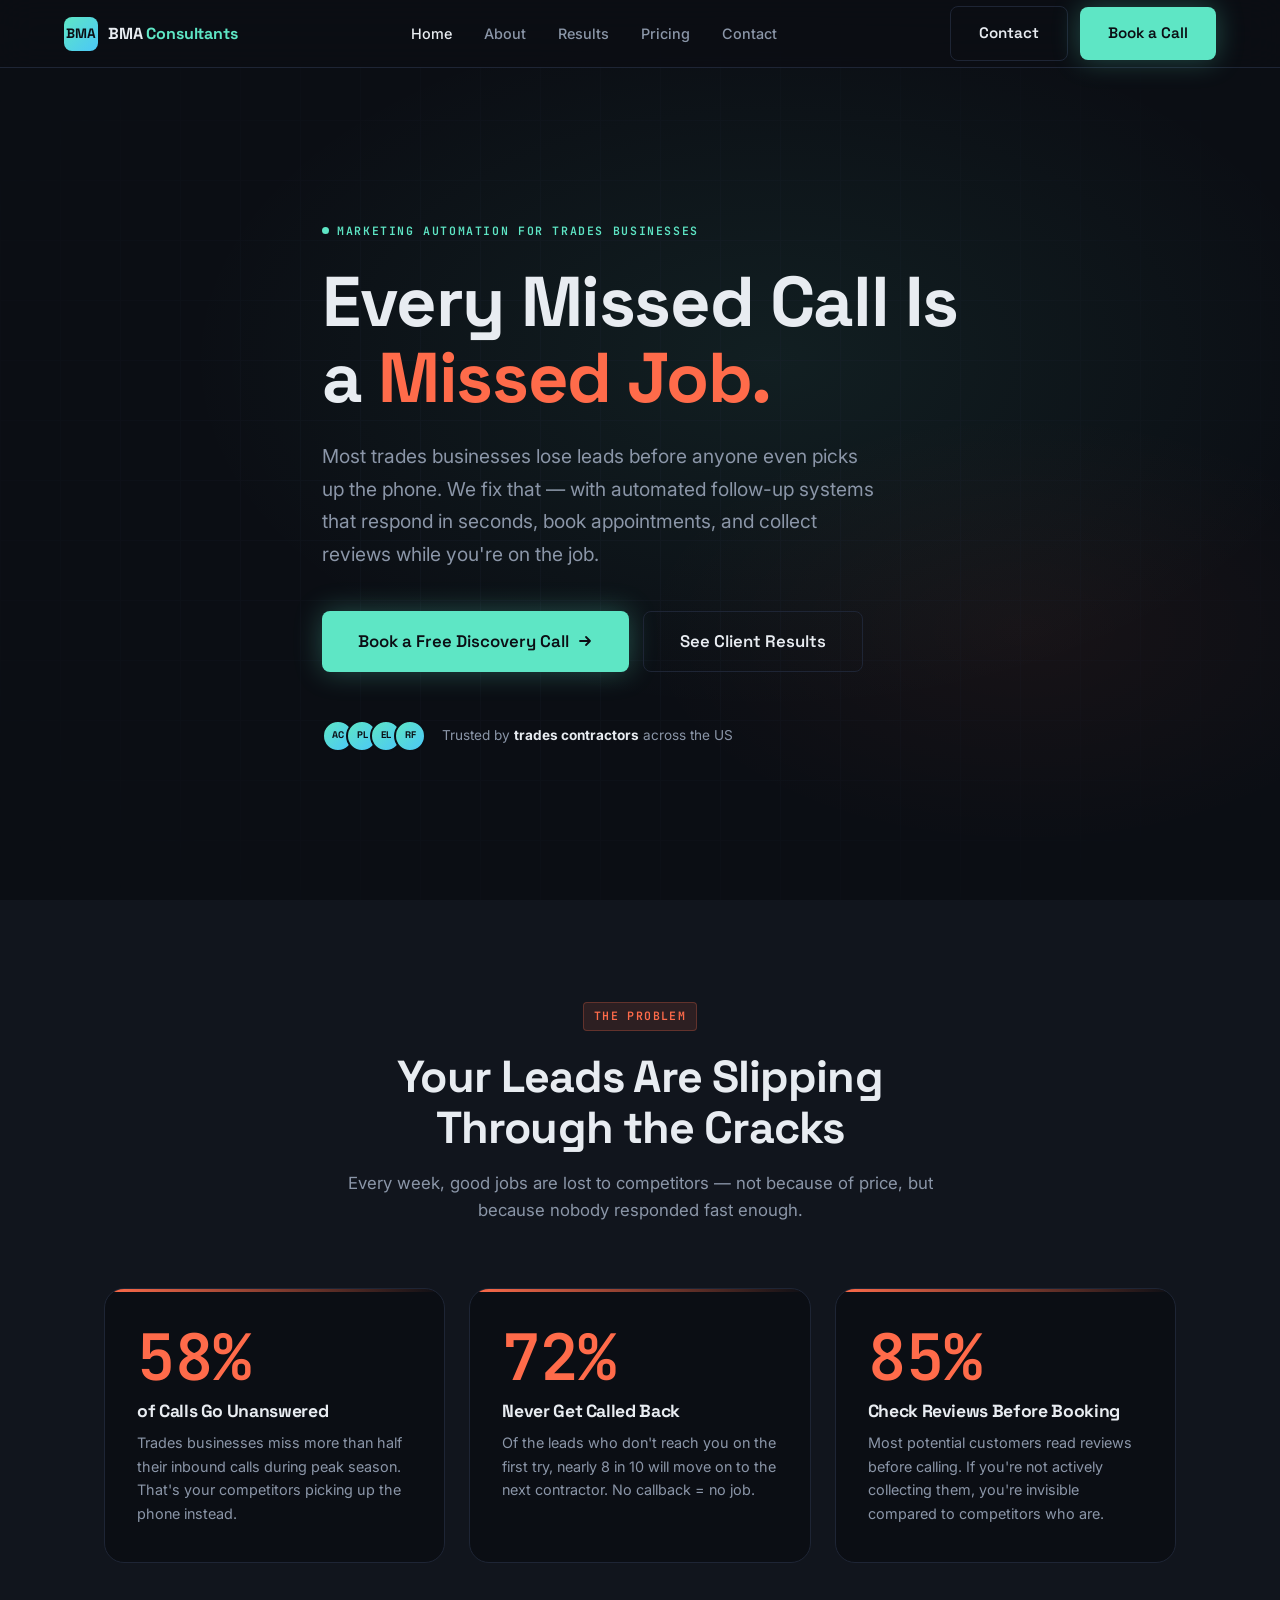
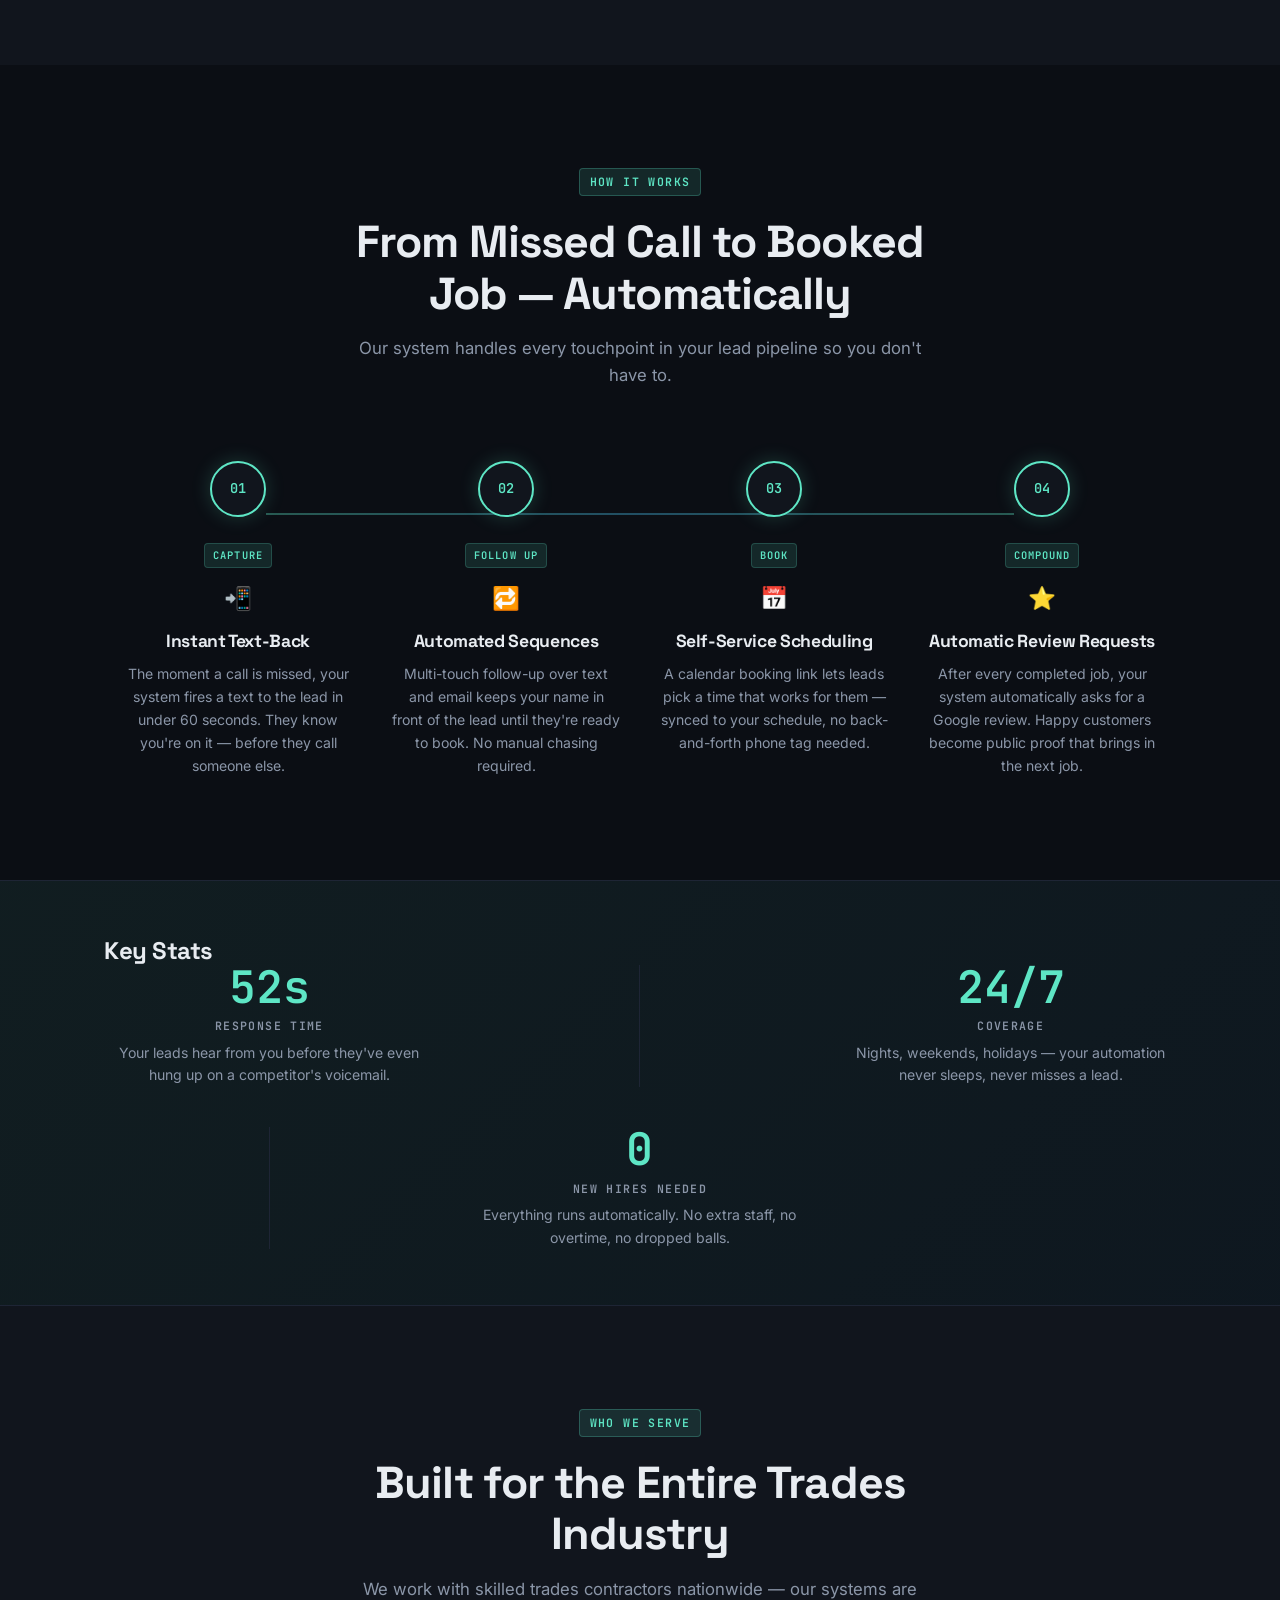
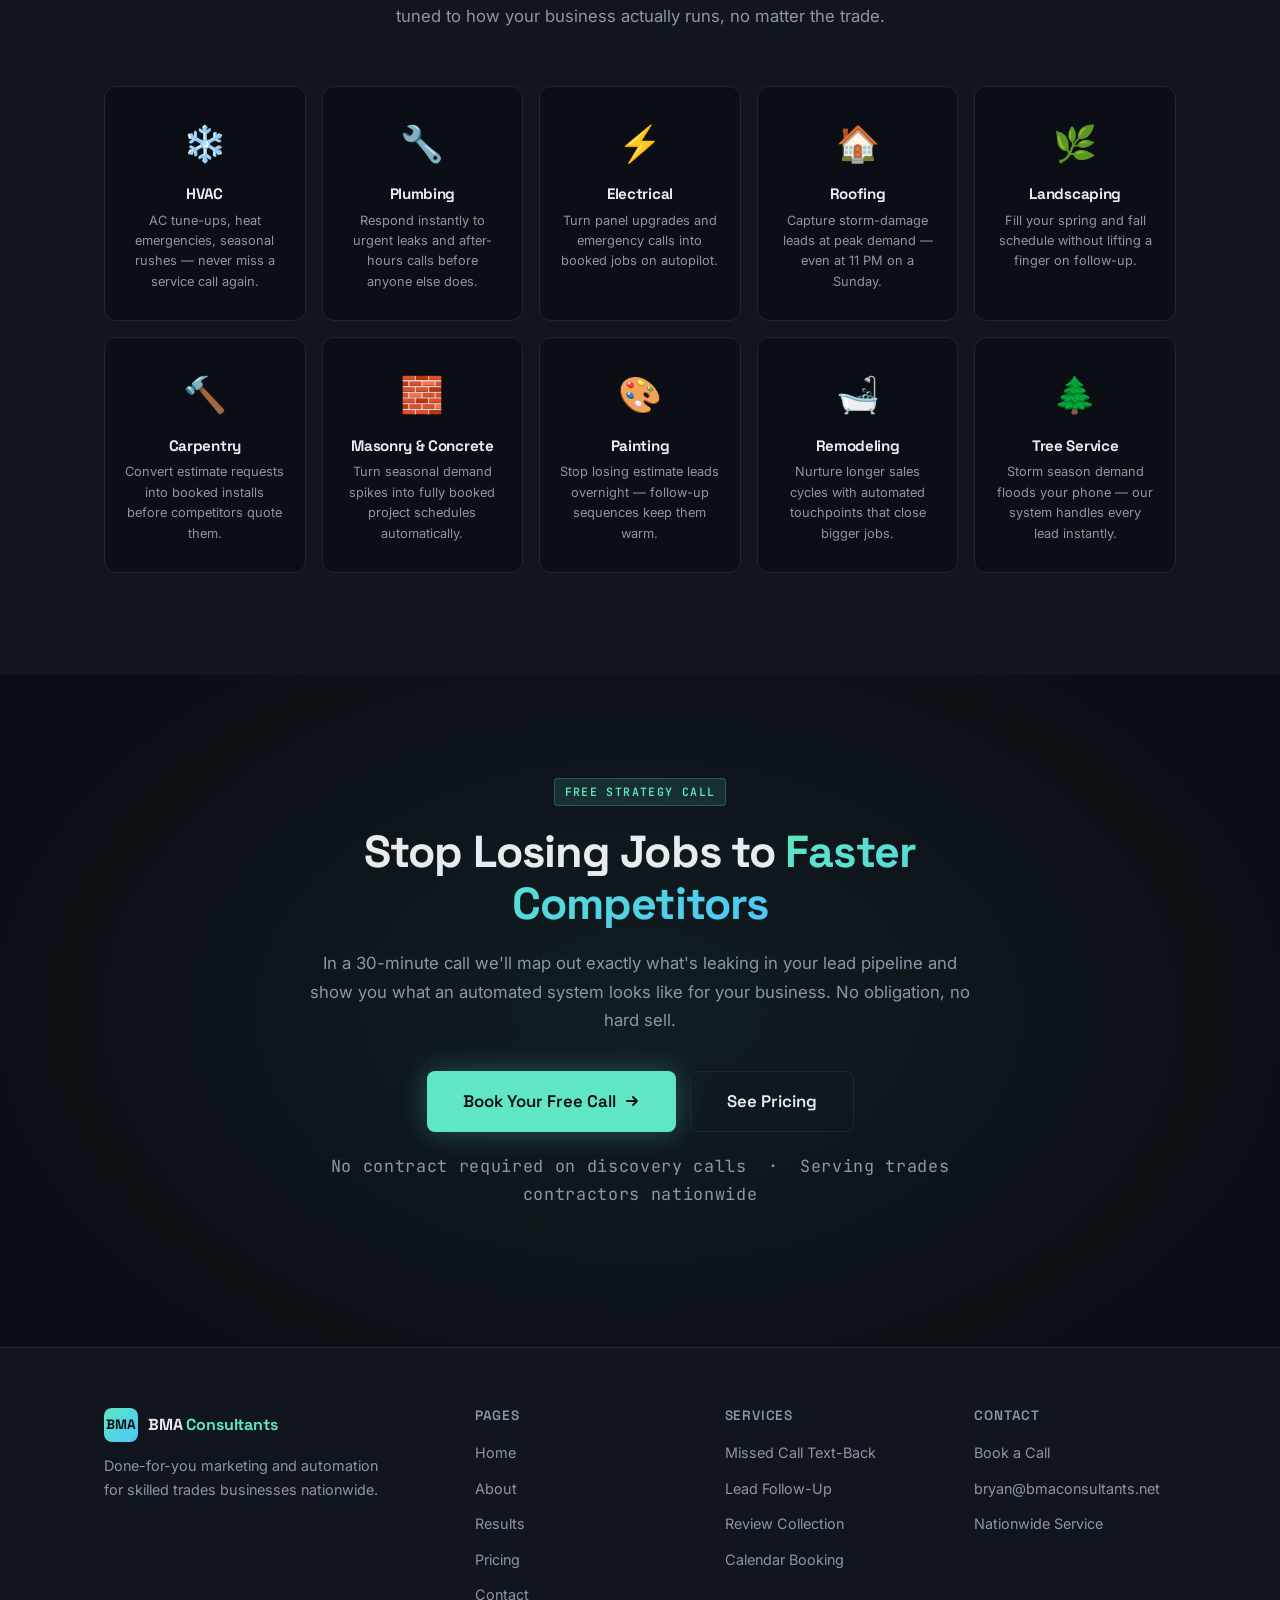
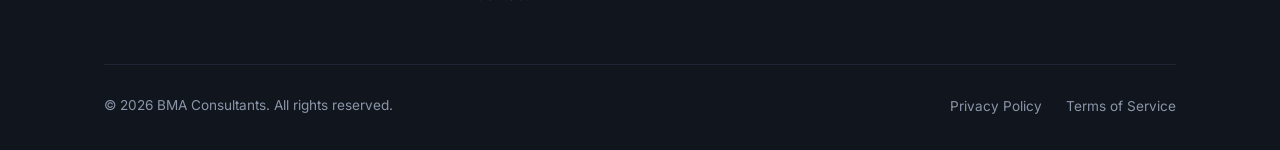
<file: index.html>
<!DOCTYPE html>
<html lang="en">
<head>
  <meta charset="UTF-8" />
  <meta name="viewport" content="width=device-width, initial-scale=1.0" />
  <title>BMA Consultants — Marketing & Automation for Trades</title>
  <meta name="description" content="Done-for-you marketing automation for skilled trades businesses nationwide. Missed call text-back, lead follow-up, review collection, and calendar booking." />
  <link rel="preconnect" href="https://fonts.googleapis.com" />
  <link rel="preconnect" href="https://fonts.gstatic.com" crossorigin />
  <link rel="stylesheet" href="css/style.css" />
</head>
<body>

  <!-- ═══════════════════════════  NAV  ══════════════════════════════ -->
  <nav class="nav" role="navigation" aria-label="Main navigation">
    <a href="index.html" class="nav-logo" aria-label="BMA Consultants Home">
      <div class="nav-logo-mark" aria-hidden="true">BMA</div>
      <div class="nav-logo-text">BMA <span>Consultants</span></div>
    </a>

    <ul class="nav-links">
      <li><a href="index.html">Home</a></li>
      <li><a href="about.html">About</a></li>
      <li><a href="results.html">Results</a></li>
      <li><a href="pricing.html">Pricing</a></li>
      <li><a href="contact.html">Contact</a></li>
    </ul>

    <div class="nav-cta">
      <a href="contact.html" class="btn btn-outline">Contact</a>
      <a href="contact.html#book" class="btn btn-primary">Book a Call</a>
    </div>

    <button class="hamburger" aria-label="Toggle menu" aria-expanded="false">
      <span></span><span></span><span></span>
    </button>
  </nav>

  <div class="mobile-menu" role="navigation" aria-label="Mobile navigation">
    <a href="index.html">Home</a>
    <a href="about.html">About</a>
    <a href="results.html">Results</a>
    <a href="pricing.html">Pricing</a>
    <a href="contact.html">Contact</a>
    <a href="contact.html#book" class="btn btn-primary">Book a Discovery Call</a>
  </div>

  <main>

    <!-- ═══════════════════════════  HERO  ═══════════════════════════ -->
    <section class="hero" aria-label="Hero">
      <div class="hero-bg" aria-hidden="true"></div>
      <div class="hero-grid-overlay" aria-hidden="true"></div>

      <div class="container">
        <div class="hero-inner">
          <div class="hero-eyebrow" aria-label="Status: Live systems">
            <span class="hero-eyebrow-dot" aria-hidden="true"></span>
            Marketing Automation for Trades Businesses
          </div>

          <h1>
            Every Missed Call Is<br>
            a <span class="hero-accent">Missed Job.</span>
          </h1>

          <p class="hero-sub">
            Most trades businesses lose leads before anyone even picks up the phone. We fix that — with automated follow-up systems that respond in seconds, book appointments, and collect reviews while you're on the job.
          </p>

          <div class="hero-ctas">
            <a href="contact.html#book" class="btn btn-primary btn-lg">
              Book a Free Discovery Call
              <svg width="16" height="16" viewBox="0 0 16 16" fill="none" aria-hidden="true">
                <path d="M3 8h10M9 4l4 4-4 4" stroke="currentColor" stroke-width="1.8" stroke-linecap="round" stroke-linejoin="round"/>
              </svg>
            </a>
            <a href="results.html" class="btn btn-outline btn-lg">See Client Results</a>
          </div>

          <div class="hero-trust">
            <div class="hero-trust-avatars" aria-hidden="true">
              <span>AC</span>
              <span>PL</span>
              <span>EL</span>
              <span>RF</span>
            </div>
            <p>Trusted by <strong>trades contractors</strong> across the US</p>
          </div>
        </div>
      </div>
    </section>

    <!-- ═══════════════════════════  PROBLEM  ════════════════════════ -->
    <section class="problem section" aria-labelledby="problem-heading">
      <div class="container">
        <div class="problem-header">
          <div class="tag tag-orange" aria-hidden="true">The Problem</div>
          <h2 id="problem-heading">Your Leads Are Slipping Through the Cracks</h2>
          <p>Every week, good jobs are lost to competitors — not because of price, but because nobody responded fast enough.</p>
        </div>

        <div class="problem-cards" role="list">

          <article class="problem-card" role="listitem">
            <div class="problem-stat" data-target="62" data-suffix="%" aria-label="62 percent">62%</div>
            <h3>of Calls Go Unanswered</h3>
            <p>Trades businesses miss more than half their inbound calls during peak season. That's your competitors picking up the phone instead.</p>
          </article>

          <article class="problem-card" role="listitem">
            <div class="problem-stat" data-target="78" data-suffix="%" aria-label="78 percent">78%</div>
            <h3>Never Get Called Back</h3>
            <p>Of the leads who don't reach you on the first try, nearly 8 in 10 will move on to the next contractor. No callback = no job.</p>
          </article>

          <article class="problem-card" role="listitem">
            <div class="problem-stat" data-target="91" data-suffix="%" aria-label="91 percent">91%</div>
            <h3>Check Reviews Before Booking</h3>
            <p>Most potential customers read reviews before calling. If you're not actively collecting them, you're invisible compared to competitors who are.</p>
          </article>

        </div>
      </div>
    </section>

    <!-- ══════════════════════════  HOW IT WORKS  ════════════════════ -->
    <section class="section" aria-labelledby="how-heading">
      <div class="container">
        <div class="how-header">
          <div class="tag" aria-hidden="true">How It Works</div>
          <h2 id="how-heading">From Missed Call to Booked Job — Automatically</h2>
          <p>Our system handles every touchpoint in your lead pipeline so you don't have to.</p>
        </div>

        <div class="how-steps" role="list">

          <div class="how-step" role="listitem">
            <div class="how-step-number" aria-label="Step 1">01</div>
            <span class="how-step-label">Capture</span>
            <span class="how-step-icon" aria-hidden="true">📲</span>
            <h3>Instant Text-Back</h3>
            <p>The moment a call is missed, your system fires a text to the lead in under 60 seconds. They know you're on it — before they call someone else.</p>
          </div>

          <div class="how-step" role="listitem">
            <div class="how-step-number" aria-label="Step 2">02</div>
            <span class="how-step-label">Follow Up</span>
            <span class="how-step-icon" aria-hidden="true">🔁</span>
            <h3>Automated Sequences</h3>
            <p>Multi-touch follow-up over text and email keeps your name in front of the lead until they're ready to book. No manual chasing required.</p>
          </div>

          <div class="how-step" role="listitem">
            <div class="how-step-number" aria-label="Step 3">03</div>
            <span class="how-step-label">Book</span>
            <span class="how-step-icon" aria-hidden="true">📅</span>
            <h3>Self-Service Scheduling</h3>
            <p>A calendar booking link lets leads pick a time that works for them — synced to your schedule, no back-and-forth phone tag needed.</p>
          </div>

          <div class="how-step" role="listitem">
            <div class="how-step-number" aria-label="Step 4">04</div>
            <span class="how-step-label">Compound</span>
            <span class="how-step-icon" aria-hidden="true">⭐</span>
            <h3>Automatic Review Requests</h3>
            <p>After every completed job, your system automatically asks for a Google review. Happy customers become public proof that brings in the next job.</p>
          </div>

        </div>
      </div>
    </section>

    <!-- ══════════════════════════  PROOF STRIP  ═════════════════════ -->
    <section class="proof" aria-labelledby="proof-heading">
      <div class="container">
        <h2 id="proof-heading" class="sr-only">Key Stats</h2>
        <div class="proof-inner">

          <div class="proof-item">
            <div class="proof-stat" data-target="60" data-suffix="s" aria-label="Under 60 seconds">&lt;60s</div>
            <div class="proof-label">Response Time</div>
            <p>Your leads hear from you before they've even hung up on a competitor's voicemail.</p>
          </div>

          <div class="proof-divider" aria-hidden="true"></div>

          <div class="proof-item">
            <div class="proof-stat" aria-label="24 hours, 7 days a week">24/7</div>
            <div class="proof-label">Coverage</div>
            <p>Nights, weekends, holidays — your automation never sleeps, never misses a lead.</p>
          </div>

          <div class="proof-divider" aria-hidden="true"></div>

          <div class="proof-item">
            <div class="proof-stat" data-target="0" aria-label="Zero new hires needed">0</div>
            <div class="proof-label">New Hires Needed</div>
            <p>Everything runs automatically. No extra staff, no overtime, no dropped balls.</p>
          </div>

        </div>
      </div>
    </section>

    <!-- ═══════════════════════  INDUSTRIES  ═════════════════════════ -->
    <section class="industries section" aria-labelledby="industries-heading">
      <div class="container">
        <div class="industries-header">
          <div class="tag" aria-hidden="true">Who We Serve</div>
          <h2 id="industries-heading">Built for the Entire Trades Industry</h2>
          <p>We work with skilled trades contractors nationwide — our systems are tuned to how your business actually runs, no matter the trade.</p>
        </div>

        <div class="industry-grid" role="list">

          <article class="industry-card" role="listitem">
            <span class="industry-icon" aria-hidden="true">❄️</span>
            <h3>HVAC</h3>
            <p>AC tune-ups, heat emergencies, seasonal rushes — never miss a service call again.</p>
          </article>

          <article class="industry-card" role="listitem">
            <span class="industry-icon" aria-hidden="true">🔧</span>
            <h3>Plumbing</h3>
            <p>Respond instantly to urgent leaks and after-hours calls before anyone else does.</p>
          </article>

          <article class="industry-card" role="listitem">
            <span class="industry-icon" aria-hidden="true">⚡</span>
            <h3>Electrical</h3>
            <p>Turn panel upgrades and emergency calls into booked jobs on autopilot.</p>
          </article>

          <article class="industry-card" role="listitem">
            <span class="industry-icon" aria-hidden="true">🏠</span>
            <h3>Roofing</h3>
            <p>Capture storm-damage leads at peak demand — even at 11 PM on a Sunday.</p>
          </article>

          <article class="industry-card" role="listitem">
            <span class="industry-icon" aria-hidden="true">🌿</span>
            <h3>Landscaping</h3>
            <p>Fill your spring and fall schedule without lifting a finger on follow-up.</p>
          </article>

          <article class="industry-card" role="listitem">
            <span class="industry-icon" aria-hidden="true">🔨</span>
            <h3>Carpentry</h3>
            <p>Convert estimate requests into booked installs before competitors quote them.</p>
          </article>

          <article class="industry-card" role="listitem">
            <span class="industry-icon" aria-hidden="true">🧱</span>
            <h3>Masonry &amp; Concrete</h3>
            <p>Turn seasonal demand spikes into fully booked project schedules automatically.</p>
          </article>

          <article class="industry-card" role="listitem">
            <span class="industry-icon" aria-hidden="true">🎨</span>
            <h3>Painting</h3>
            <p>Stop losing estimate leads overnight — follow-up sequences keep them warm.</p>
          </article>

          <article class="industry-card" role="listitem">
            <span class="industry-icon" aria-hidden="true">🛁</span>
            <h3>Remodeling</h3>
            <p>Nurture longer sales cycles with automated touchpoints that close bigger jobs.</p>
          </article>

          <article class="industry-card" role="listitem">
            <span class="industry-icon" aria-hidden="true">🌲</span>
            <h3>Tree Service</h3>
            <p>Storm season demand floods your phone — our system handles every lead instantly.</p>
          </article>

        </div>
      </div>
    </section>

    <!-- ══════════════════════════  CTA BAND  ════════════════════════ -->
    <section class="cta-band section" aria-labelledby="cta-heading">
      <div class="cta-band-bg" aria-hidden="true"></div>
      <div class="container">
        <div class="cta-band-inner">
          <div class="tag" style="display:inline-flex;margin-inline:auto;" aria-hidden="true">Free Strategy Call</div>
          <h2 id="cta-heading">
            Stop Losing Jobs to <span class="gradient-text">Faster Competitors</span>
          </h2>
          <p>
            In a 30-minute call we'll map out exactly what's leaking in your lead pipeline and show you what an automated system looks like for your business. No obligation, no hard sell.
          </p>
          <div class="cta-band-actions">
            <a href="contact.html#book" class="btn btn-primary btn-lg">
              Book Your Free Call
              <svg width="16" height="16" viewBox="0 0 16 16" fill="none" aria-hidden="true">
                <path d="M3 8h10M9 4l4 4-4 4" stroke="currentColor" stroke-width="1.8" stroke-linecap="round" stroke-linejoin="round"/>
              </svg>
            </a>
            <a href="pricing.html" class="btn btn-outline btn-lg">See Pricing</a>
          </div>
          <p class="cta-band-note">No contract required on discovery calls &nbsp;·&nbsp; Serving trades contractors nationwide</p>
        </div>
      </div>
    </section>

  </main>

  <!-- ═══════════════════════════  FOOTER  ═════════════════════════ -->
  <footer class="footer" aria-label="Site footer">
    <div class="container">
      <div class="footer-grid">

        <div class="footer-brand">
          <a href="index.html" class="nav-logo" aria-label="BMA Consultants Home">
            <div class="nav-logo-mark" aria-hidden="true">BMA</div>
            <div class="nav-logo-text">BMA <span>Consultants</span></div>
          </a>
          <p>Done-for-you marketing and automation for skilled trades businesses nationwide.</p>
        </div>

        <div class="footer-col">
          <h4>Pages</h4>
          <ul>
            <li><a href="index.html">Home</a></li>
            <li><a href="about.html">About</a></li>
            <li><a href="results.html">Results</a></li>
            <li><a href="pricing.html">Pricing</a></li>
            <li><a href="contact.html">Contact</a></li>
          </ul>
        </div>

        <div class="footer-col">
          <h4>Services</h4>
          <ul>
            <li><a href="pricing.html">Missed Call Text-Back</a></li>
            <li><a href="pricing.html">Lead Follow-Up</a></li>
            <li><a href="pricing.html">Review Collection</a></li>
            <li><a href="pricing.html">Calendar Booking</a></li>
          </ul>
        </div>

        <div class="footer-col">
          <h4>Contact</h4>
          <ul>
            <li><a href="contact.html#book">Book a Call</a></li>
            <li><a href="mailto:bryan@bmaconsultants.net">bryan@bmaconsultants.net</a></li>
            <li><a href="contact.html">Nationwide Service</a></li>
          </ul>
        </div>

      </div>

      <div class="footer-bottom">
        <p>&copy; <span id="footer-year">2025</span> BMA Consultants. All rights reserved.</p>
        <ul class="footer-bottom-links">
          <li><a href="privacy.html">Privacy Policy</a></li>
          <li><a href="terms.html">Terms of Service</a></li>
        </ul>
      </div>
    </div>
  </footer>

  <script src="js/main.js"></script>
  <script>
    document.getElementById('footer-year').textContent = new Date().getFullYear();
  </script>

<script src="https://widgets.leadconnectorhq.com/loader.js" data-resources-url="https://widgets.leadconnectorhq.com/chat-widget/loader.js" data-widget-id="6a5c2a47c02522215a5ad838" data-source="WEB_USER"></script>
</body>
</html>
</file>
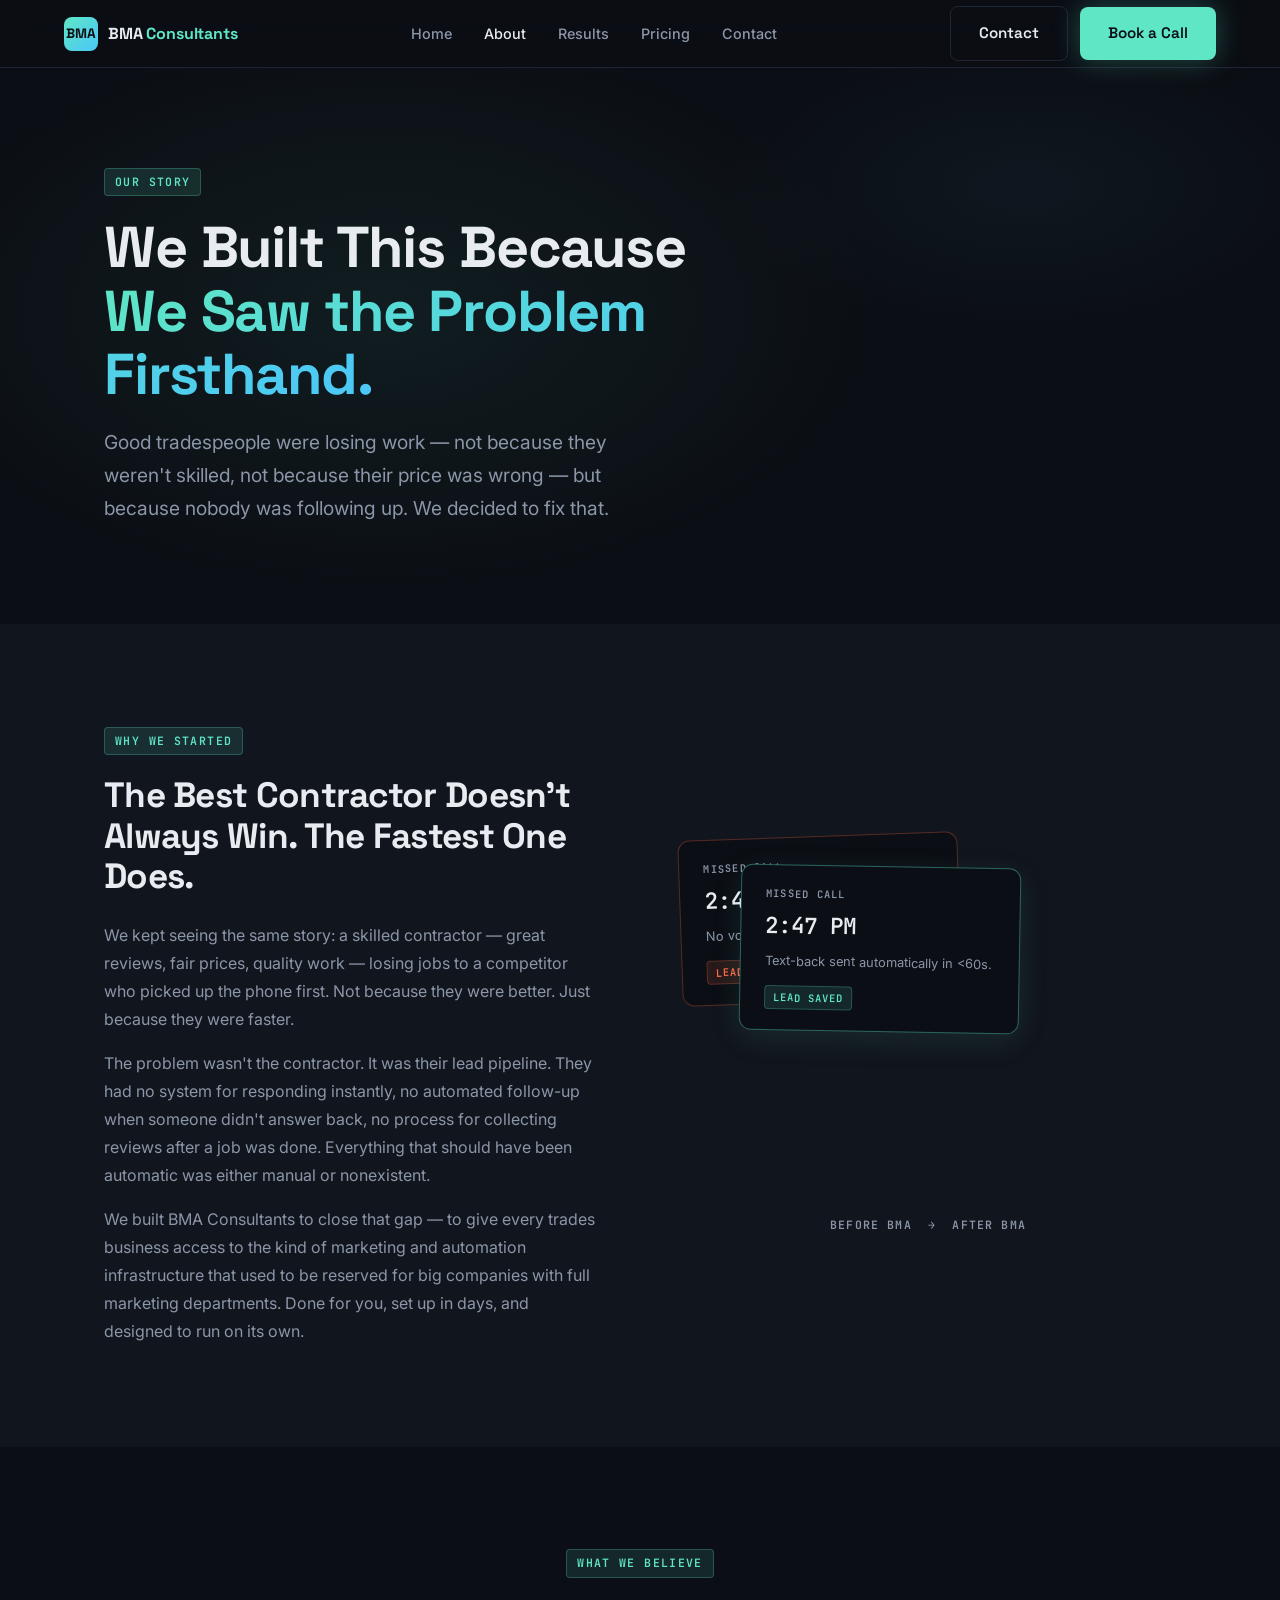
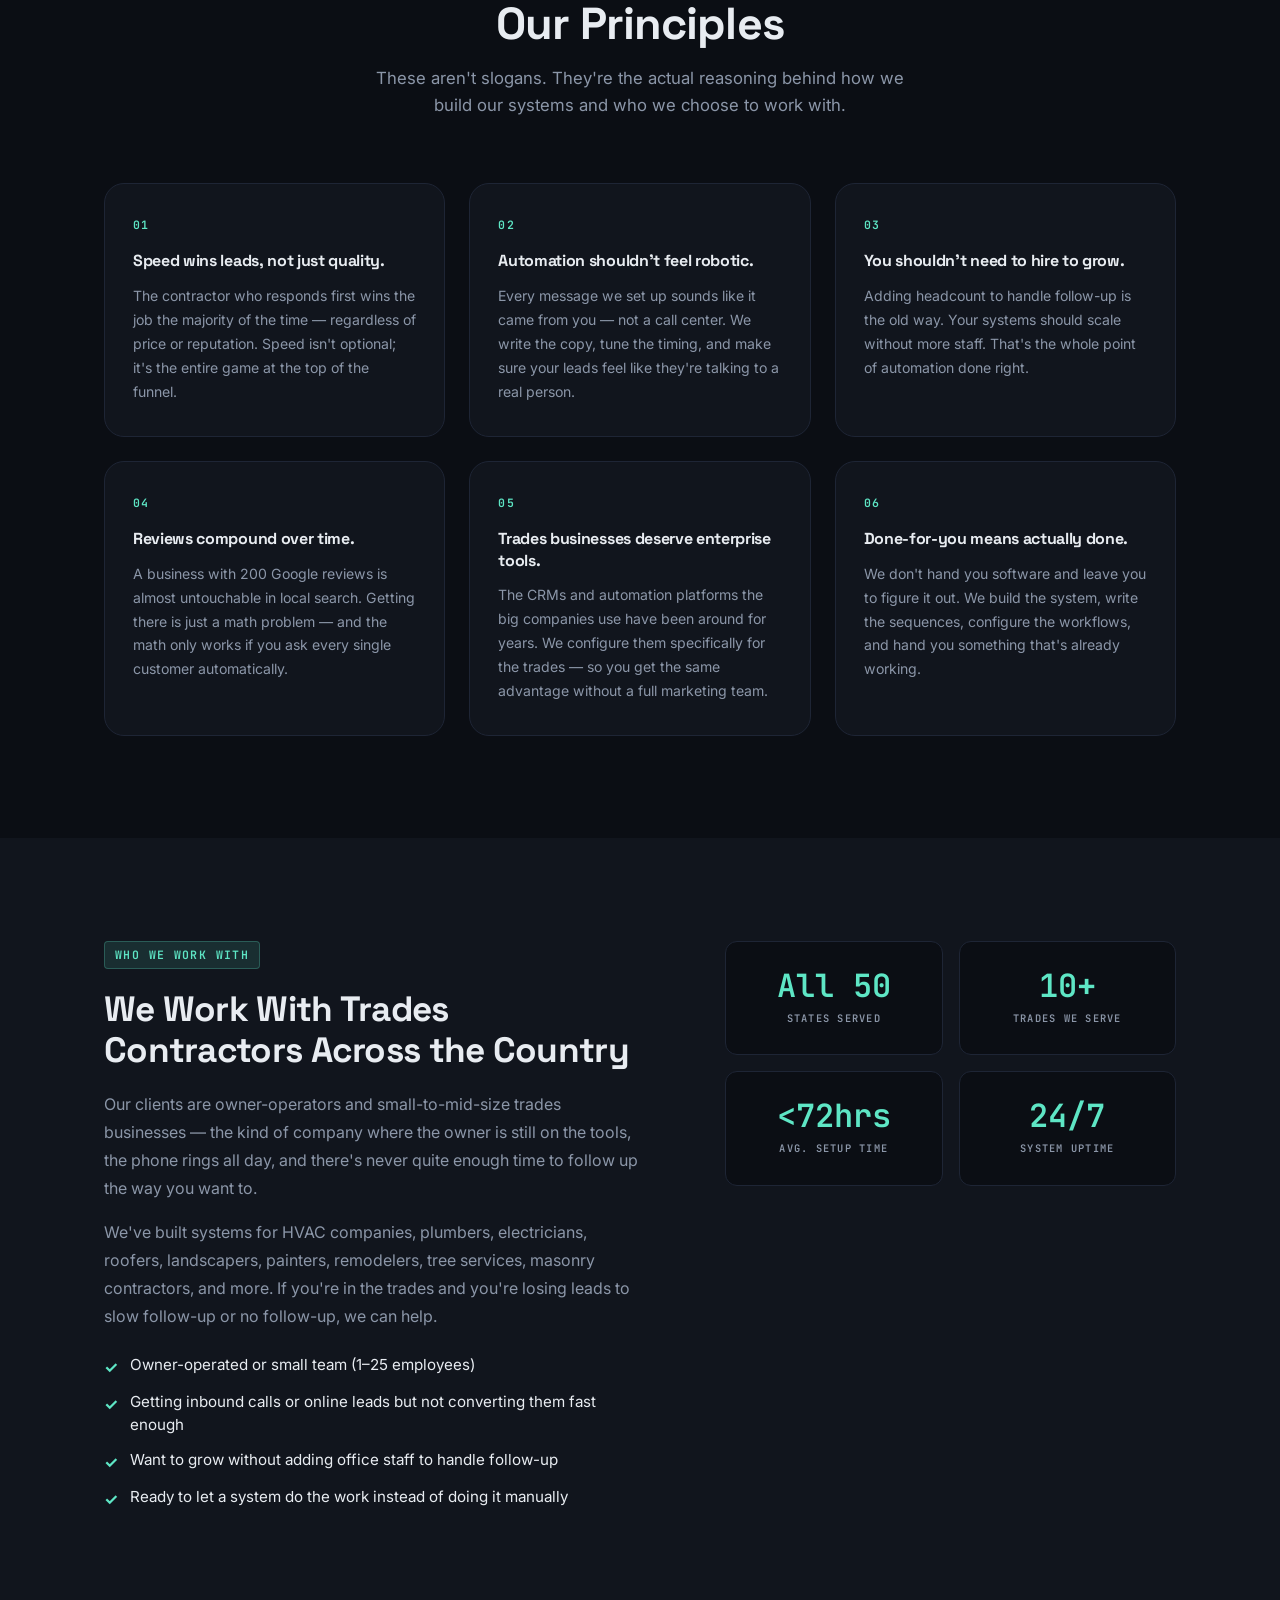
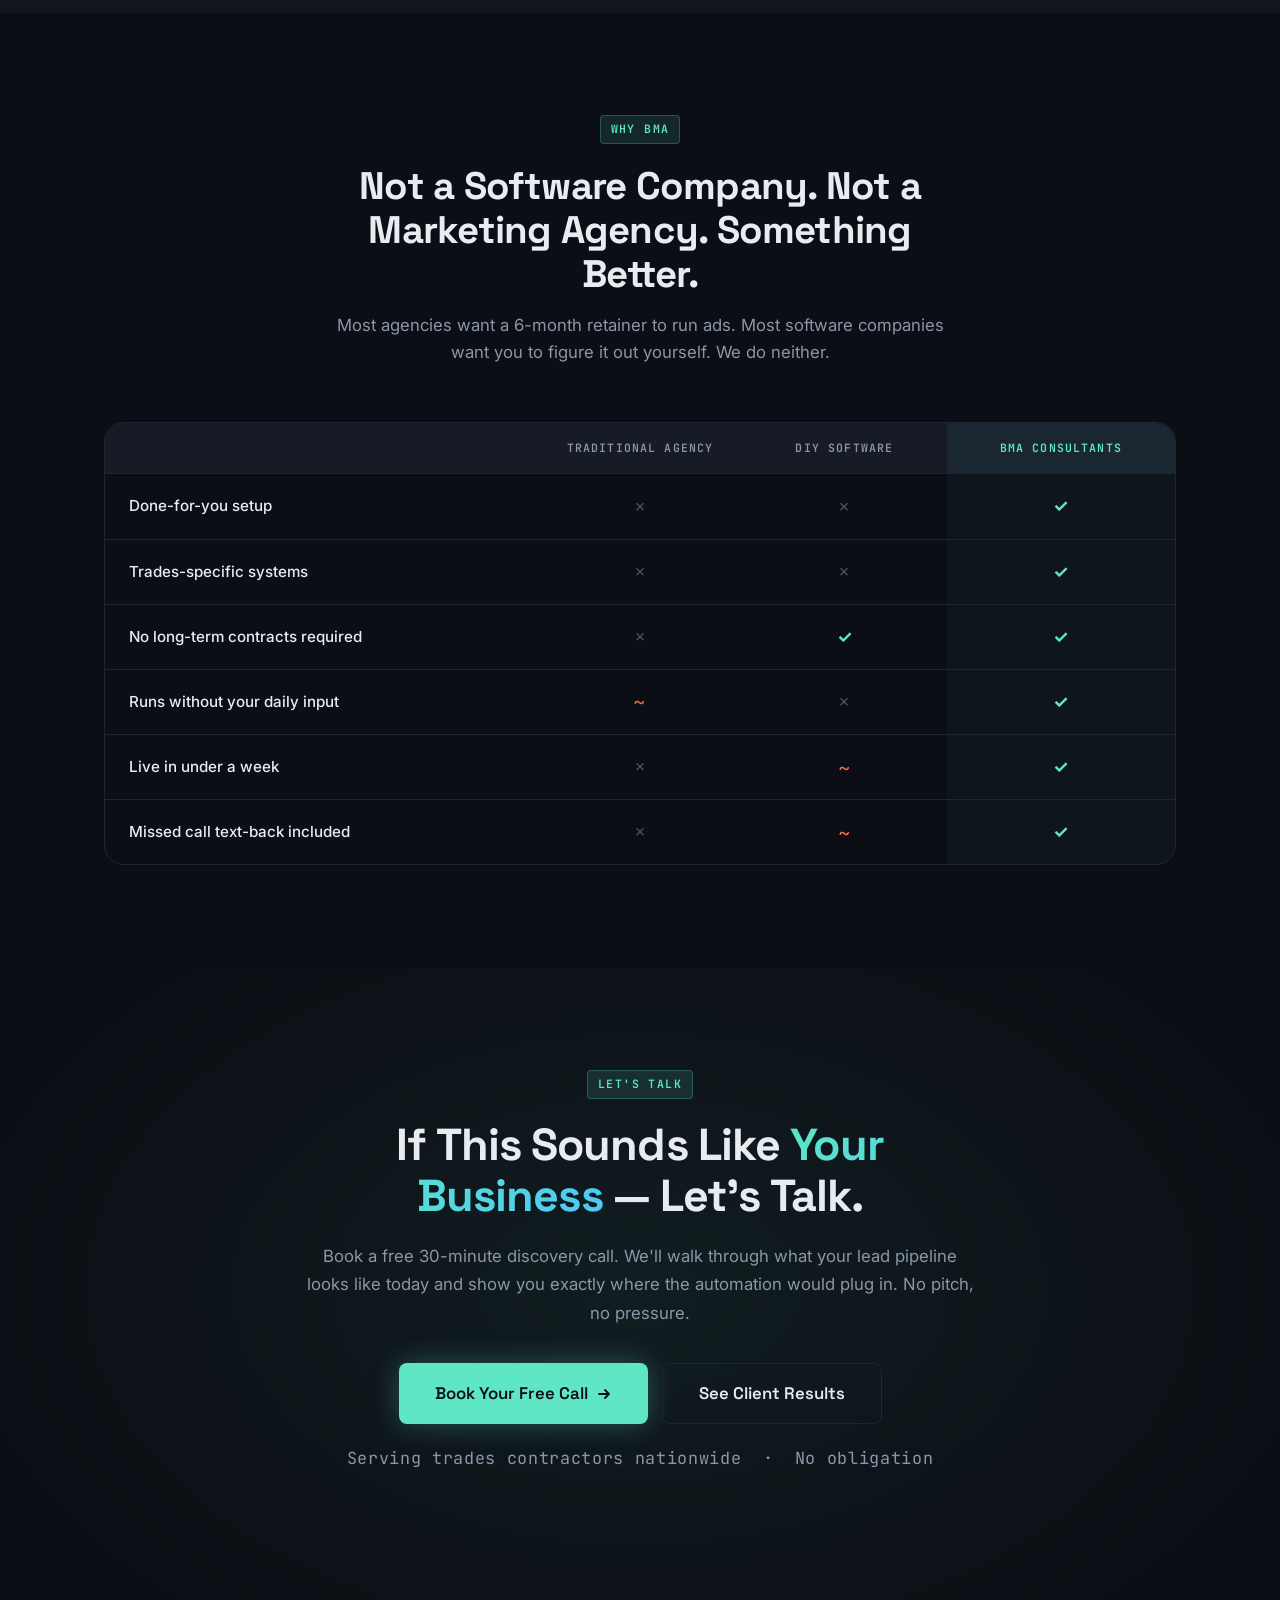
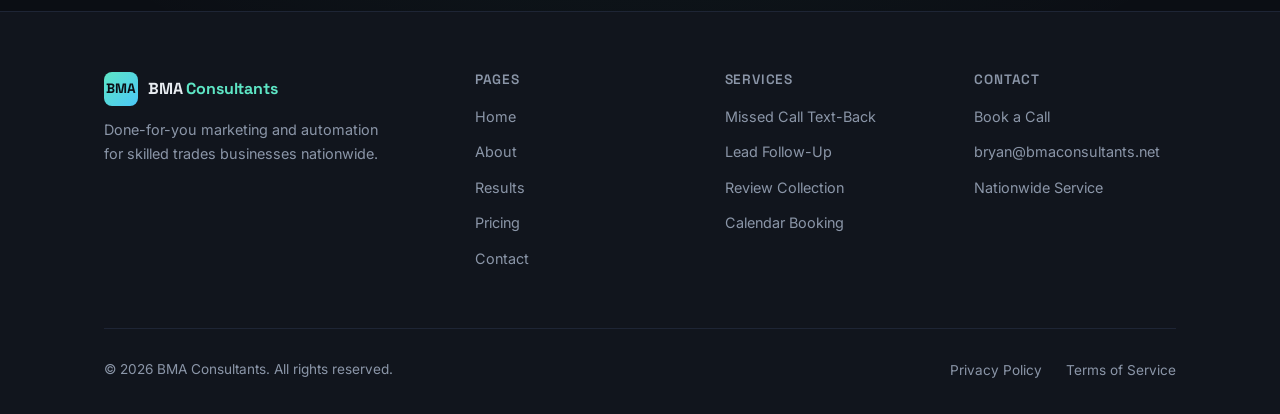
<file: about.html>
<!DOCTYPE html>
<html lang="en">
<head>
  <meta charset="UTF-8" />
  <meta name="viewport" content="width=device-width, initial-scale=1.0" />
  <title>About — BMA Consultants</title>
  <meta name="description" content="BMA Consultants was built for trades contractors who are great at their craft but losing jobs because their lead pipeline isn't set up to keep up. Learn why we do what we do." />
  <link rel="preconnect" href="https://fonts.googleapis.com" />
  <link rel="preconnect" href="https://fonts.gstatic.com" crossorigin />
  <link rel="stylesheet" href="css/style.css" />
  <link rel="stylesheet" href="css/about.css" />
</head>
<body>

  <!-- ═══════════════════════════  NAV  ══════════════════════════════ -->
  <nav class="nav" role="navigation" aria-label="Main navigation">
    <a href="index.html" class="nav-logo" aria-label="BMA Consultants Home">
      <div class="nav-logo-mark" aria-hidden="true">BMA</div>
      <div class="nav-logo-text">BMA <span>Consultants</span></div>
    </a>

    <ul class="nav-links">
      <li><a href="index.html">Home</a></li>
      <li><a href="about.html" class="active">About</a></li>
      <li><a href="results.html">Results</a></li>
      <li><a href="pricing.html">Pricing</a></li>
      <li><a href="contact.html">Contact</a></li>
    </ul>

    <div class="nav-cta">
      <a href="contact.html" class="btn btn-outline">Contact</a>
      <a href="contact.html#book" class="btn btn-primary">Book a Call</a>
    </div>

    <button class="hamburger" aria-label="Toggle menu" aria-expanded="false">
      <span></span><span></span><span></span>
    </button>
  </nav>

  <div class="mobile-menu" role="navigation" aria-label="Mobile navigation">
    <a href="index.html">Home</a>
    <a href="about.html">About</a>
    <a href="results.html">Results</a>
    <a href="pricing.html">Pricing</a>
    <a href="contact.html">Contact</a>
    <a href="contact.html#book" class="btn btn-primary">Book a Discovery Call</a>
  </div>

  <main>

    <!-- ═══════════════════════  PAGE HERO  ══════════════════════════ -->
    <section class="about-hero" aria-label="About hero">
      <div class="about-hero-bg" aria-hidden="true"></div>
      <div class="container">
        <div class="about-hero-inner">
          <div class="tag" aria-hidden="true">Our Story</div>
          <h1>
            We Built This Because<br>
            <span class="gradient-text">We Saw the Problem Firsthand.</span>
          </h1>
          <p>
            Good tradespeople were losing work — not because they weren't skilled, not because their price was wrong — but because nobody was following up. We decided to fix that.
          </p>
        </div>
      </div>
    </section>

    <!-- ═══════════════════════  ORIGIN STORY  ═══════════════════════ -->
    <section class="section origin" aria-labelledby="origin-heading">
      <div class="container">
        <div class="origin-grid">

          <div class="origin-content">
            <div class="tag" aria-hidden="true">Why We Started</div>
            <h2 id="origin-heading">The Best Contractor Doesn't Always Win. The Fastest One Does.</h2>
            <p>
              We kept seeing the same story: a skilled contractor — great reviews, fair prices, quality work — losing jobs to a competitor who picked up the phone first. Not because they were better. Just because they were faster.
            </p>
            <p>
              The problem wasn't the contractor. It was their lead pipeline. They had no system for responding instantly, no automated follow-up when someone didn't answer back, no process for collecting reviews after a job was done. Everything that should have been automatic was either manual or nonexistent.
            </p>
            <p>
              We built BMA Consultants to close that gap — to give every trades business access to the kind of marketing and automation infrastructure that used to be reserved for big companies with full marketing departments. Done for you, set up in days, and designed to run on its own.
            </p>
          </div>

          <div class="origin-visual" aria-hidden="true">
            <div class="origin-card-stack">
              <div class="origin-card origin-card-1">
                <div class="origin-card-label mono">Missed Call</div>
                <div class="origin-card-time mono">2:47 PM</div>
                <div class="origin-card-sub">No voicemail. No text. No follow-up.</div>
                <div class="origin-card-badge badge-bad">Lead Lost</div>
              </div>
              <div class="origin-card origin-card-2">
                <div class="origin-card-label mono">Missed Call</div>
                <div class="origin-card-time mono">2:47 PM</div>
                <div class="origin-card-sub">Text-back sent automatically in &lt;60s.</div>
                <div class="origin-card-badge badge-good">Lead Saved</div>
              </div>
            </div>
            <div class="origin-visual-label mono">Before BMA &nbsp;→&nbsp; After BMA</div>
          </div>

        </div>
      </div>
    </section>

    <!-- ═══════════════════════  WHAT WE BELIEVE  ════════════════════ -->
    <section class="beliefs section" aria-labelledby="beliefs-heading">
      <div class="container">
        <div class="beliefs-header">
          <div class="tag" aria-hidden="true">What We Believe</div>
          <h2 id="beliefs-heading">Our Principles</h2>
          <p>These aren't slogans. They're the actual reasoning behind how we build our systems and who we choose to work with.</p>
        </div>

        <div class="beliefs-grid" role="list">

          <div class="belief-card" role="listitem">
            <div class="belief-number mono" aria-hidden="true">01</div>
            <h3>Speed wins leads, not just quality.</h3>
            <p>The contractor who responds first wins the job the majority of the time — regardless of price or reputation. Speed isn't optional; it's the entire game at the top of the funnel.</p>
          </div>

          <div class="belief-card" role="listitem">
            <div class="belief-number mono" aria-hidden="true">02</div>
            <h3>Automation shouldn't feel robotic.</h3>
            <p>Every message we set up sounds like it came from you — not a call center. We write the copy, tune the timing, and make sure your leads feel like they're talking to a real person.</p>
          </div>

          <div class="belief-card" role="listitem">
            <div class="belief-number mono" aria-hidden="true">03</div>
            <h3>You shouldn't need to hire to grow.</h3>
            <p>Adding headcount to handle follow-up is the old way. Your systems should scale without more staff. That's the whole point of automation done right.</p>
          </div>

          <div class="belief-card" role="listitem">
            <div class="belief-number mono" aria-hidden="true">04</div>
            <h3>Reviews compound over time.</h3>
            <p>A business with 200 Google reviews is almost untouchable in local search. Getting there is just a math problem — and the math only works if you ask every single customer automatically.</p>
          </div>

          <div class="belief-card" role="listitem">
            <div class="belief-number mono" aria-hidden="true">05</div>
            <h3>Trades businesses deserve enterprise tools.</h3>
            <p>The CRMs and automation platforms the big companies use have been around for years. We configure them specifically for the trades — so you get the same advantage without a full marketing team.</p>
          </div>

          <div class="belief-card" role="listitem">
            <div class="belief-number mono" aria-hidden="true">06</div>
            <h3>Done-for-you means actually done.</h3>
            <p>We don't hand you software and leave you to figure it out. We build the system, write the sequences, configure the workflows, and hand you something that's already working.</p>
          </div>

        </div>
      </div>
    </section>

    <!-- ═══════════════════════  WHO WE WORK WITH  ═══════════════════ -->
    <section class="who-we-work section" aria-labelledby="who-heading">
      <div class="container">
        <div class="who-inner">

          <div class="who-text">
            <div class="tag" aria-hidden="true">Who We Work With</div>
            <h2 id="who-heading">We Work With Trades Contractors Across the Country</h2>
            <p>
              Our clients are owner-operators and small-to-mid-size trades businesses — the kind of company where the owner is still on the tools, the phone rings all day, and there's never quite enough time to follow up the way you want to.
            </p>
            <p>
              We've built systems for HVAC companies, plumbers, electricians, roofers, landscapers, painters, remodelers, tree services, masonry contractors, and more. If you're in the trades and you're losing leads to slow follow-up or no follow-up, we can help.
            </p>
            <ul class="who-checklist" role="list">
              <li>
                <span class="check-icon" aria-hidden="true">✓</span>
                Owner-operated or small team (1–25 employees)
              </li>
              <li>
                <span class="check-icon" aria-hidden="true">✓</span>
                Getting inbound calls or online leads but not converting them fast enough
              </li>
              <li>
                <span class="check-icon" aria-hidden="true">✓</span>
                Want to grow without adding office staff to handle follow-up
              </li>
              <li>
                <span class="check-icon" aria-hidden="true">✓</span>
                Ready to let a system do the work instead of doing it manually
              </li>
            </ul>
          </div>

          <div class="who-stats" aria-hidden="true">
            <div class="who-stat-card">
              <div class="who-stat-value mono">All 50</div>
              <div class="who-stat-label">States Served</div>
            </div>
            <div class="who-stat-card">
              <div class="who-stat-value mono">10+</div>
              <div class="who-stat-label">Trades We Serve</div>
            </div>
            <div class="who-stat-card">
              <div class="who-stat-value mono">&lt;72hrs</div>
              <div class="who-stat-label">Avg. Setup Time</div>
            </div>
            <div class="who-stat-card">
              <div class="who-stat-value mono">24/7</div>
              <div class="who-stat-label">System Uptime</div>
            </div>
          </div>

        </div>
      </div>
    </section>

    <!-- ════════════════════════  HOW WE'RE DIFFERENT  ═══════════════ -->
    <section class="different section" aria-labelledby="different-heading">
      <div class="container">
        <div class="different-header">
          <div class="tag" aria-hidden="true">Why BMA</div>
          <h2 id="different-heading">Not a Software Company. Not a Marketing Agency. Something Better.</h2>
          <p>Most agencies want a 6-month retainer to run ads. Most software companies want you to figure it out yourself. We do neither.</p>
        </div>

        <div class="compare-table" role="table" aria-label="BMA vs alternatives comparison">
          <div class="compare-header" role="row">
            <div role="columnheader"></div>
            <div role="columnheader" class="compare-col-label">Traditional Agency</div>
            <div role="columnheader" class="compare-col-label">DIY Software</div>
            <div role="columnheader" class="compare-col-label compare-col-bma">BMA Consultants</div>
          </div>

          <div class="compare-row" role="row">
            <div class="compare-feature" role="cell">Done-for-you setup</div>
            <div role="cell"><span class="compare-no" aria-label="No">✗</span></div>
            <div role="cell"><span class="compare-no" aria-label="No">✗</span></div>
            <div role="cell"><span class="compare-yes" aria-label="Yes">✓</span></div>
          </div>

          <div class="compare-row" role="row">
            <div class="compare-feature" role="cell">Trades-specific systems</div>
            <div role="cell"><span class="compare-no" aria-label="No">✗</span></div>
            <div role="cell"><span class="compare-no" aria-label="No">✗</span></div>
            <div role="cell"><span class="compare-yes" aria-label="Yes">✓</span></div>
          </div>

          <div class="compare-row" role="row">
            <div class="compare-feature" role="cell">No long-term contracts required</div>
            <div role="cell"><span class="compare-no" aria-label="No">✗</span></div>
            <div role="cell"><span class="compare-yes" aria-label="Yes">✓</span></div>
            <div role="cell"><span class="compare-yes" aria-label="Yes">✓</span></div>
          </div>

          <div class="compare-row" role="row">
            <div class="compare-feature" role="cell">Runs without your daily input</div>
            <div role="cell"><span class="compare-partial" aria-label="Partial">~</span></div>
            <div role="cell"><span class="compare-no" aria-label="No">✗</span></div>
            <div role="cell"><span class="compare-yes" aria-label="Yes">✓</span></div>
          </div>

          <div class="compare-row" role="row">
            <div class="compare-feature" role="cell">Live in under a week</div>
            <div role="cell"><span class="compare-no" aria-label="No">✗</span></div>
            <div role="cell"><span class="compare-partial" aria-label="Partial">~</span></div>
            <div role="cell"><span class="compare-yes" aria-label="Yes">✓</span></div>
          </div>

          <div class="compare-row" role="row">
            <div class="compare-feature" role="cell">Missed call text-back included</div>
            <div role="cell"><span class="compare-no" aria-label="No">✗</span></div>
            <div role="cell"><span class="compare-partial" aria-label="Partial">~</span></div>
            <div role="cell"><span class="compare-yes" aria-label="Yes">✓</span></div>
          </div>

        </div>
      </div>
    </section>

    <!-- ══════════════════════════  CTA BAND  ════════════════════════ -->
    <section class="cta-band section" aria-labelledby="cta-heading">
      <div class="cta-band-bg" aria-hidden="true"></div>
      <div class="container">
        <div class="cta-band-inner">
          <div class="tag" style="display:inline-flex;margin-inline:auto;" aria-hidden="true">Let's Talk</div>
          <h2 id="cta-heading">
            If This Sounds Like <span class="gradient-text">Your Business</span> — Let's Talk.
          </h2>
          <p>
            Book a free 30-minute discovery call. We'll walk through what your lead pipeline looks like today and show you exactly where the automation would plug in. No pitch, no pressure.
          </p>
          <div class="cta-band-actions">
            <a href="contact.html#book" class="btn btn-primary btn-lg">
              Book Your Free Call
              <svg width="16" height="16" viewBox="0 0 16 16" fill="none" aria-hidden="true">
                <path d="M3 8h10M9 4l4 4-4 4" stroke="currentColor" stroke-width="1.8" stroke-linecap="round" stroke-linejoin="round"/>
              </svg>
            </a>
            <a href="results.html" class="btn btn-outline btn-lg">See Client Results</a>
          </div>
          <p class="cta-band-note">Serving trades contractors nationwide &nbsp;·&nbsp; No obligation</p>
        </div>
      </div>
    </section>

  </main>

  <!-- ═══════════════════════════  FOOTER  ═════════════════════════ -->
  <footer class="footer" aria-label="Site footer">
    <div class="container">
      <div class="footer-grid">

        <div class="footer-brand">
          <a href="index.html" class="nav-logo" aria-label="BMA Consultants Home">
            <div class="nav-logo-mark" aria-hidden="true">BMA</div>
            <div class="nav-logo-text">BMA <span>Consultants</span></div>
          </a>
          <p>Done-for-you marketing and automation for skilled trades businesses nationwide.</p>
        </div>

        <div class="footer-col">
          <h4>Pages</h4>
          <ul>
            <li><a href="index.html">Home</a></li>
            <li><a href="about.html">About</a></li>
            <li><a href="results.html">Results</a></li>
            <li><a href="pricing.html">Pricing</a></li>
            <li><a href="contact.html">Contact</a></li>
          </ul>
        </div>

        <div class="footer-col">
          <h4>Services</h4>
          <ul>
            <li><a href="pricing.html">Missed Call Text-Back</a></li>
            <li><a href="pricing.html">Lead Follow-Up</a></li>
            <li><a href="pricing.html">Review Collection</a></li>
            <li><a href="pricing.html">Calendar Booking</a></li>
          </ul>
        </div>

        <div class="footer-col">
          <h4>Contact</h4>
          <ul>
            <li><a href="contact.html#book">Book a Call</a></li>
            <li><a href="mailto:bryan@bmaconsultants.net">bryan@bmaconsultants.net</a></li>
            <li><a href="contact.html">Nationwide Service</a></li>
          </ul>
        </div>

      </div>

      <div class="footer-bottom">
        <p>&copy; <span id="footer-year">2025</span> BMA Consultants. All rights reserved.</p>
        <ul class="footer-bottom-links">
          <li><a href="privacy.html">Privacy Policy</a></li>
          <li><a href="terms.html">Terms of Service</a></li>
        </ul>
      </div>
    </div>
  </footer>

  <script src="js/main.js"></script>
  <script>document.getElementById('footer-year').textContent = new Date().getFullYear();</script>

<script src="https://widgets.leadconnectorhq.com/loader.js" data-resources-url="https://widgets.leadconnectorhq.com/chat-widget/loader.js" data-widget-id="6a5c2a47c02522215a5ad838" data-source="WEB_USER"></script>
</body>
</html>
</file>
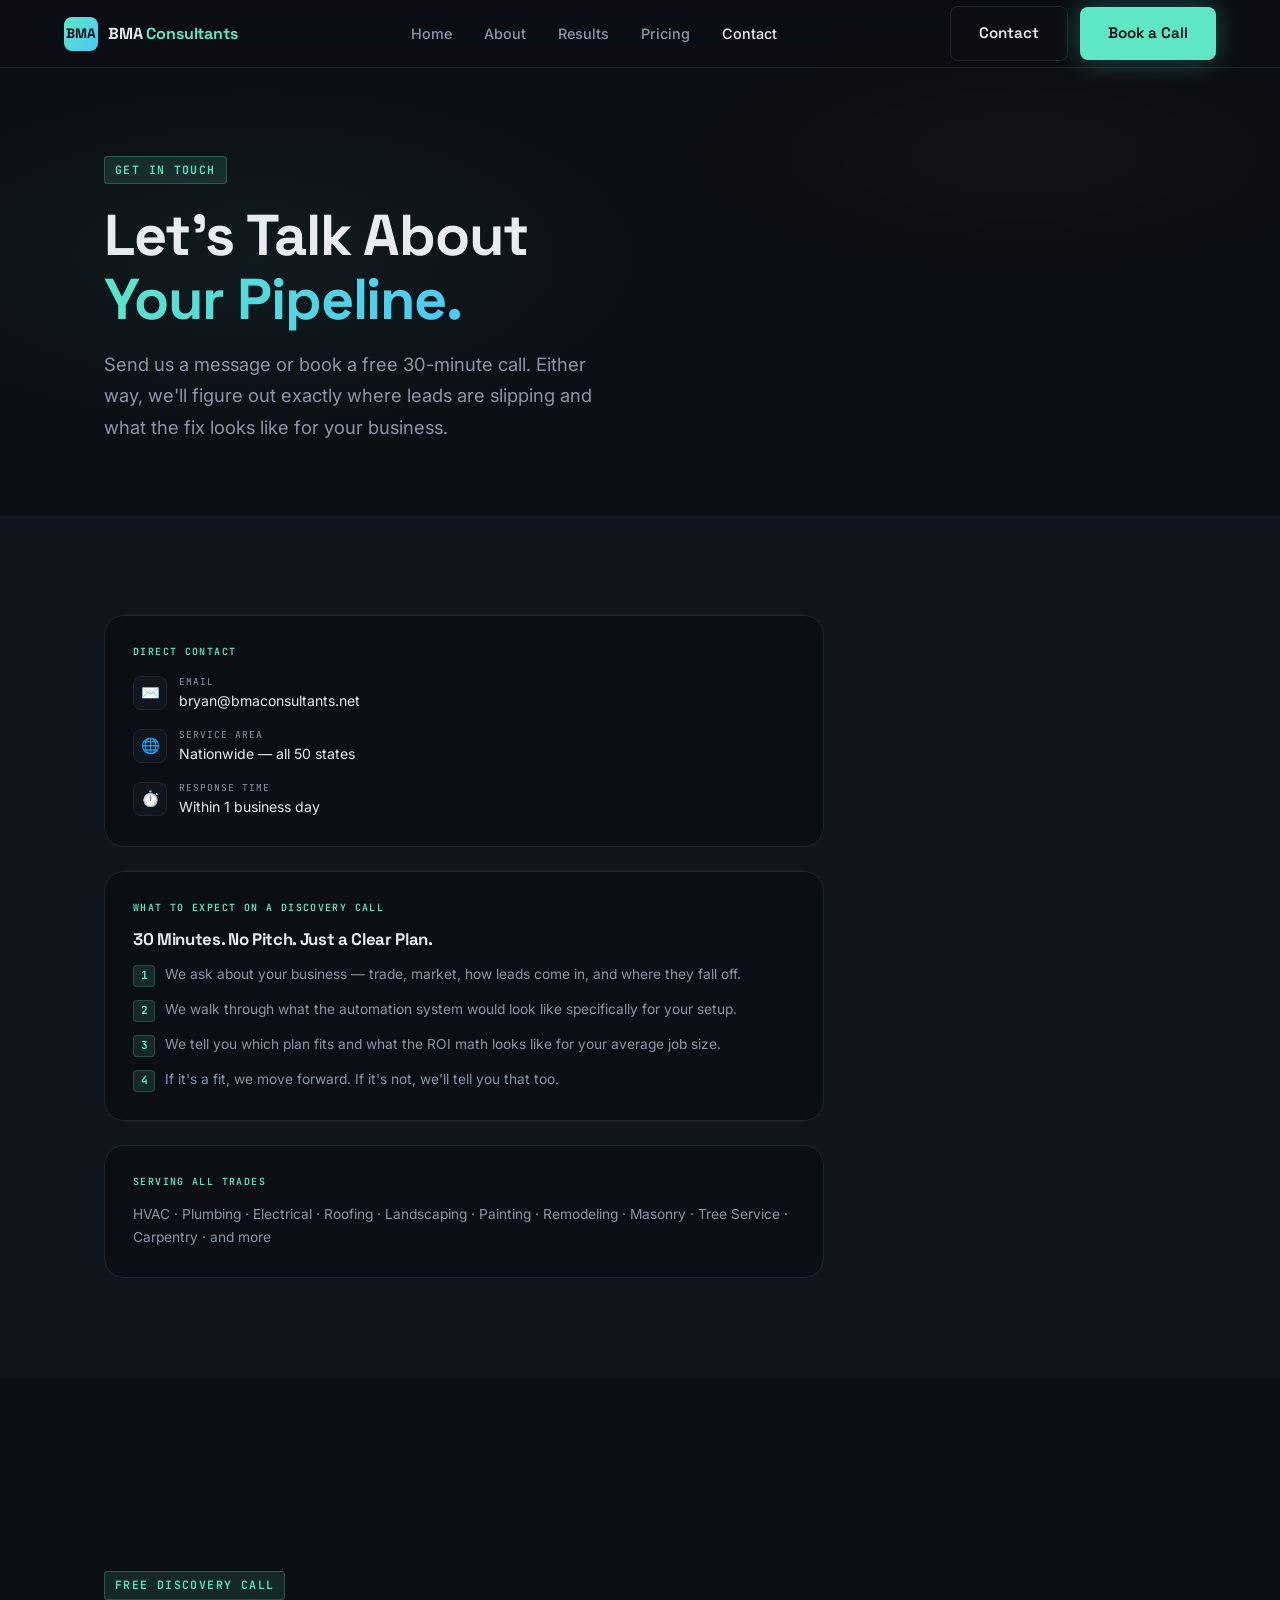
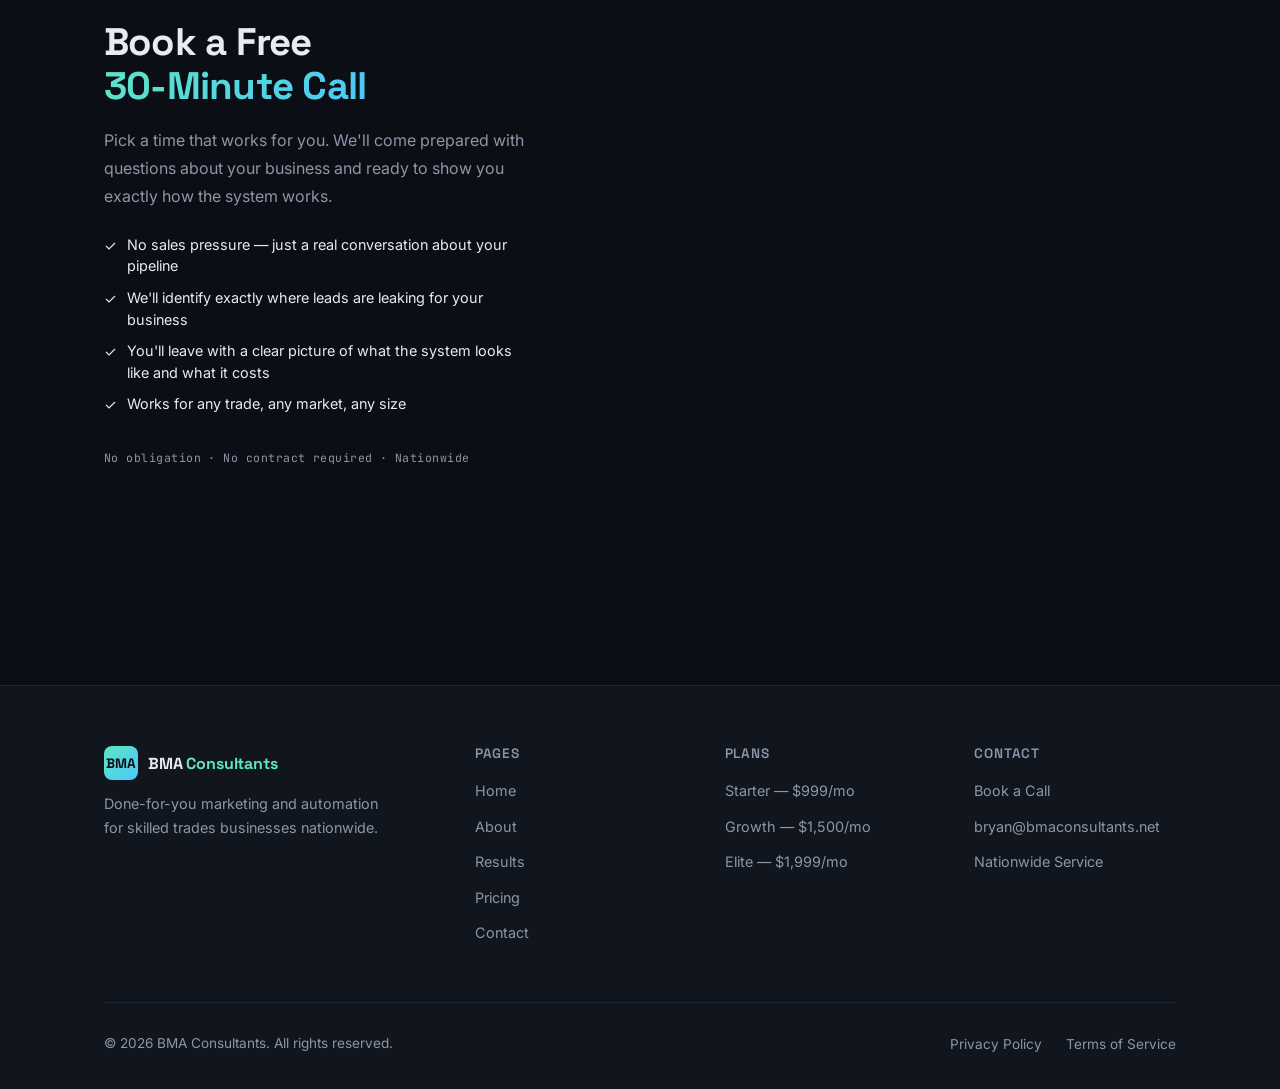
<file: contact.html>
<!DOCTYPE html>
<html lang="en">
<head>
  <meta charset="UTF-8" />
  <meta name="viewport" content="width=device-width, initial-scale=1.0" />
  <title>Contact — BMA Consultants</title>
  <meta name="description" content="Get in touch with BMA Consultants. Send us a message or book a free 30-minute discovery call to talk through your lead pipeline and what automation can do for your trades business." />
  <link rel="preconnect" href="https://fonts.googleapis.com" />
  <link rel="preconnect" href="https://fonts.gstatic.com" crossorigin />
  <link rel="stylesheet" href="css/style.css" />
  <link rel="stylesheet" href="css/contact.css" />
</head>
<body>

  <!-- ═══════════════════════════  NAV  ══════════════════════════════ -->
  <nav class="nav" role="navigation" aria-label="Main navigation">
    <a href="index.html" class="nav-logo" aria-label="BMA Consultants Home">
      <div class="nav-logo-mark" aria-hidden="true">BMA</div>
      <div class="nav-logo-text">BMA <span>Consultants</span></div>
    </a>
    <ul class="nav-links">
      <li><a href="index.html">Home</a></li>
      <li><a href="about.html">About</a></li>
      <li><a href="results.html">Results</a></li>
      <li><a href="pricing.html">Pricing</a></li>
      <li><a href="contact.html" class="active">Contact</a></li>
    </ul>
    <div class="nav-cta">
      <a href="contact.html" class="btn btn-outline">Contact</a>
      <a href="contact.html#book" class="btn btn-primary">Book a Call</a>
    </div>
    <button class="hamburger" aria-label="Toggle menu" aria-expanded="false">
      <span></span><span></span><span></span>
    </button>
  </nav>

  <div class="mobile-menu" role="navigation" aria-label="Mobile navigation">
    <a href="index.html">Home</a>
    <a href="about.html">About</a>
    <a href="results.html">Results</a>
    <a href="pricing.html">Pricing</a>
    <a href="contact.html">Contact</a>
    <a href="contact.html#book" class="btn btn-primary">Book a Discovery Call</a>
  </div>

  <main>

    <!-- ═════════════════════════  PAGE HERO  ════════════════════════ -->
    <section class="contact-hero" aria-label="Contact hero">
      <div class="contact-hero-bg" aria-hidden="true"></div>
      <div class="container">
        <div class="contact-hero-inner">
          <div class="tag" aria-hidden="true">Get in Touch</div>
          <h1>
            Let's Talk About<br>
            <span class="gradient-text">Your Pipeline.</span>
          </h1>
          <p>
            Send us a message or book a free 30-minute call. Either way, we'll figure out exactly where leads are slipping and what the fix looks like for your business.
          </p>
        </div>
      </div>
    </section>

    <!-- ══════════════════════  CONTACT INFO + SIDEBAR  ═══════════════ -->
    <section class="contact-section" aria-label="Contact information">
      <div class="container">
        <div class="contact-grid">

          <!-- ── Sidebar ── -->
          <aside class="contact-sidebar" aria-label="Contact details">

            <div class="sidebar-card">
              <div class="sidebar-card-label">Direct Contact</div>
              <ul class="sidebar-contact-list">
                <li>
                  <div class="sidebar-contact-icon" aria-hidden="true">✉️</div>
                  <div class="sidebar-contact-text">
                    <span>Email</span>
                    <a href="mailto:bryan@bmaconsultants.net">bryan@bmaconsultants.net</a>
                  </div>
                </li>
                <li>
                  <div class="sidebar-contact-icon" aria-hidden="true">🌐</div>
                  <div class="sidebar-contact-text">
                    <span>Service Area</span>
                    <span>Nationwide — all 50 states</span>
                  </div>
                </li>
                <li>
                  <div class="sidebar-contact-icon" aria-hidden="true">⏱️</div>
                  <div class="sidebar-contact-text">
                    <span>Response Time</span>
                    <span>Within 1 business day</span>
                  </div>
                </li>
              </ul>
            </div>

            <div class="sidebar-card">
              <div class="sidebar-card-label">What to Expect on a Discovery Call</div>
              <h3>30 Minutes. No Pitch. Just a Clear Plan.</h3>
              <ul class="expect-list">
                <li>
                  <span class="expect-num" aria-hidden="true">1</span>
                  We ask about your business — trade, market, how leads come in, and where they fall off.
                </li>
                <li>
                  <span class="expect-num" aria-hidden="true">2</span>
                  We walk through what the automation system would look like specifically for your setup.
                </li>
                <li>
                  <span class="expect-num" aria-hidden="true">3</span>
                  We tell you which plan fits and what the ROI math looks like for your average job size.
                </li>
                <li>
                  <span class="expect-num" aria-hidden="true">4</span>
                  If it's a fit, we move forward. If it's not, we'll tell you that too.
                </li>
              </ul>
            </div>

            <div class="sidebar-card">
              <div class="sidebar-card-label">Serving All Trades</div>
              <p>HVAC · Plumbing · Electrical · Roofing · Landscaping · Painting · Remodeling · Masonry · Tree Service · Carpentry · and more</p>
            </div>

          </aside>

        </div>
      </div>
    </section>

    <!-- ═══════════════════════  BOOK A CALL  ════════════════════════ -->
    <section class="book-section section" id="book" aria-labelledby="book-heading">
      <div class="container">
        <div class="book-inner">

          <div class="book-text">
            <div class="tag" aria-hidden="true">Free Discovery Call</div>
            <h2 id="book-heading">
              Book a Free<br>
              <span class="gradient-text">30-Minute Call</span>
            </h2>
            <p>
              Pick a time that works for you. We'll come prepared with questions about your business and ready to show you exactly how the system works.
            </p>
            <ul class="book-bullets">
              <li>
                <span class="check-icon" aria-hidden="true">✓</span>
                No sales pressure — just a real conversation about your pipeline
              </li>
              <li>
                <span class="check-icon" aria-hidden="true">✓</span>
                We'll identify exactly where leads are leaking for your business
              </li>
              <li>
                <span class="check-icon" aria-hidden="true">✓</span>
                You'll leave with a clear picture of what the system looks like and what it costs
              </li>
              <li>
                <span class="check-icon" aria-hidden="true">✓</span>
                Works for any trade, any market, any size
              </li>
            </ul>
            <p class="book-note">No obligation · No contract required · Nationwide</p>
          </div>

          <div class="book-calendar" role="region" aria-label="Appointment booking calendar" style="min-height:700px;background:transparent;border:none;padding:0;">
            <iframe src="https://api.leadconnectorhq.com/widget/booking/T6MoYi3xn40zgmofoyjv" style="width:100%;min-height:700px;border:none;overflow: hidden;" scrolling="no" id="T6MoYi3xn40zgmofoyjv_1782862756818"></iframe><br><script src="https://link.msgsndr.com/js/form_embed.js" type="text/javascript"></script>
          </div>

        </div>
      </div>
    </section>

  </main>

  <!-- ═══════════════════════════  FOOTER  ═════════════════════════ -->
  <footer class="footer" aria-label="Site footer">
    <div class="container">
      <div class="footer-grid">
        <div class="footer-brand">
          <a href="index.html" class="nav-logo" aria-label="BMA Consultants Home">
            <div class="nav-logo-mark" aria-hidden="true">BMA</div>
            <div class="nav-logo-text">BMA <span>Consultants</span></div>
          </a>
          <p>Done-for-you marketing and automation for skilled trades businesses nationwide.</p>
        </div>
        <div class="footer-col">
          <h4>Pages</h4>
          <ul>
            <li><a href="index.html">Home</a></li>
            <li><a href="about.html">About</a></li>
            <li><a href="results.html">Results</a></li>
            <li><a href="pricing.html">Pricing</a></li>
            <li><a href="contact.html">Contact</a></li>
          </ul>
        </div>
        <div class="footer-col">
          <h4>Plans</h4>
          <ul>
            <li><a href="pricing.html">Starter — $999/mo</a></li>
            <li><a href="pricing.html">Growth — $1,500/mo</a></li>
            <li><a href="pricing.html">Elite — $1,999/mo</a></li>
          </ul>
        </div>
        <div class="footer-col">
          <h4>Contact</h4>
          <ul>
            <li><a href="contact.html#book">Book a Call</a></li>
            <li><a href="mailto:bryan@bmaconsultants.net">bryan@bmaconsultants.net</a></li>
            <li><a href="contact.html">Nationwide Service</a></li>
          </ul>
        </div>
      </div>
      <div class="footer-bottom">
        <p>&copy; <span id="footer-year">2025</span> BMA Consultants. All rights reserved.</p>
        <ul class="footer-bottom-links">
          <li><a href="privacy.html">Privacy Policy</a></li>
          <li><a href="terms.html">Terms of Service</a></li>
        </ul>
      </div>
    </div>
  </footer>

  <script src="js/main.js"></script>
  <script>
    document.getElementById('footer-year').textContent = new Date().getFullYear();
  </script>

<script src="https://widgets.leadconnectorhq.com/loader.js" data-resources-url="https://widgets.leadconnectorhq.com/chat-widget/loader.js" data-widget-id="6a5c2a47c02522215a5ad838" data-source="WEB_USER"></script>
</body>
</html>
</file>
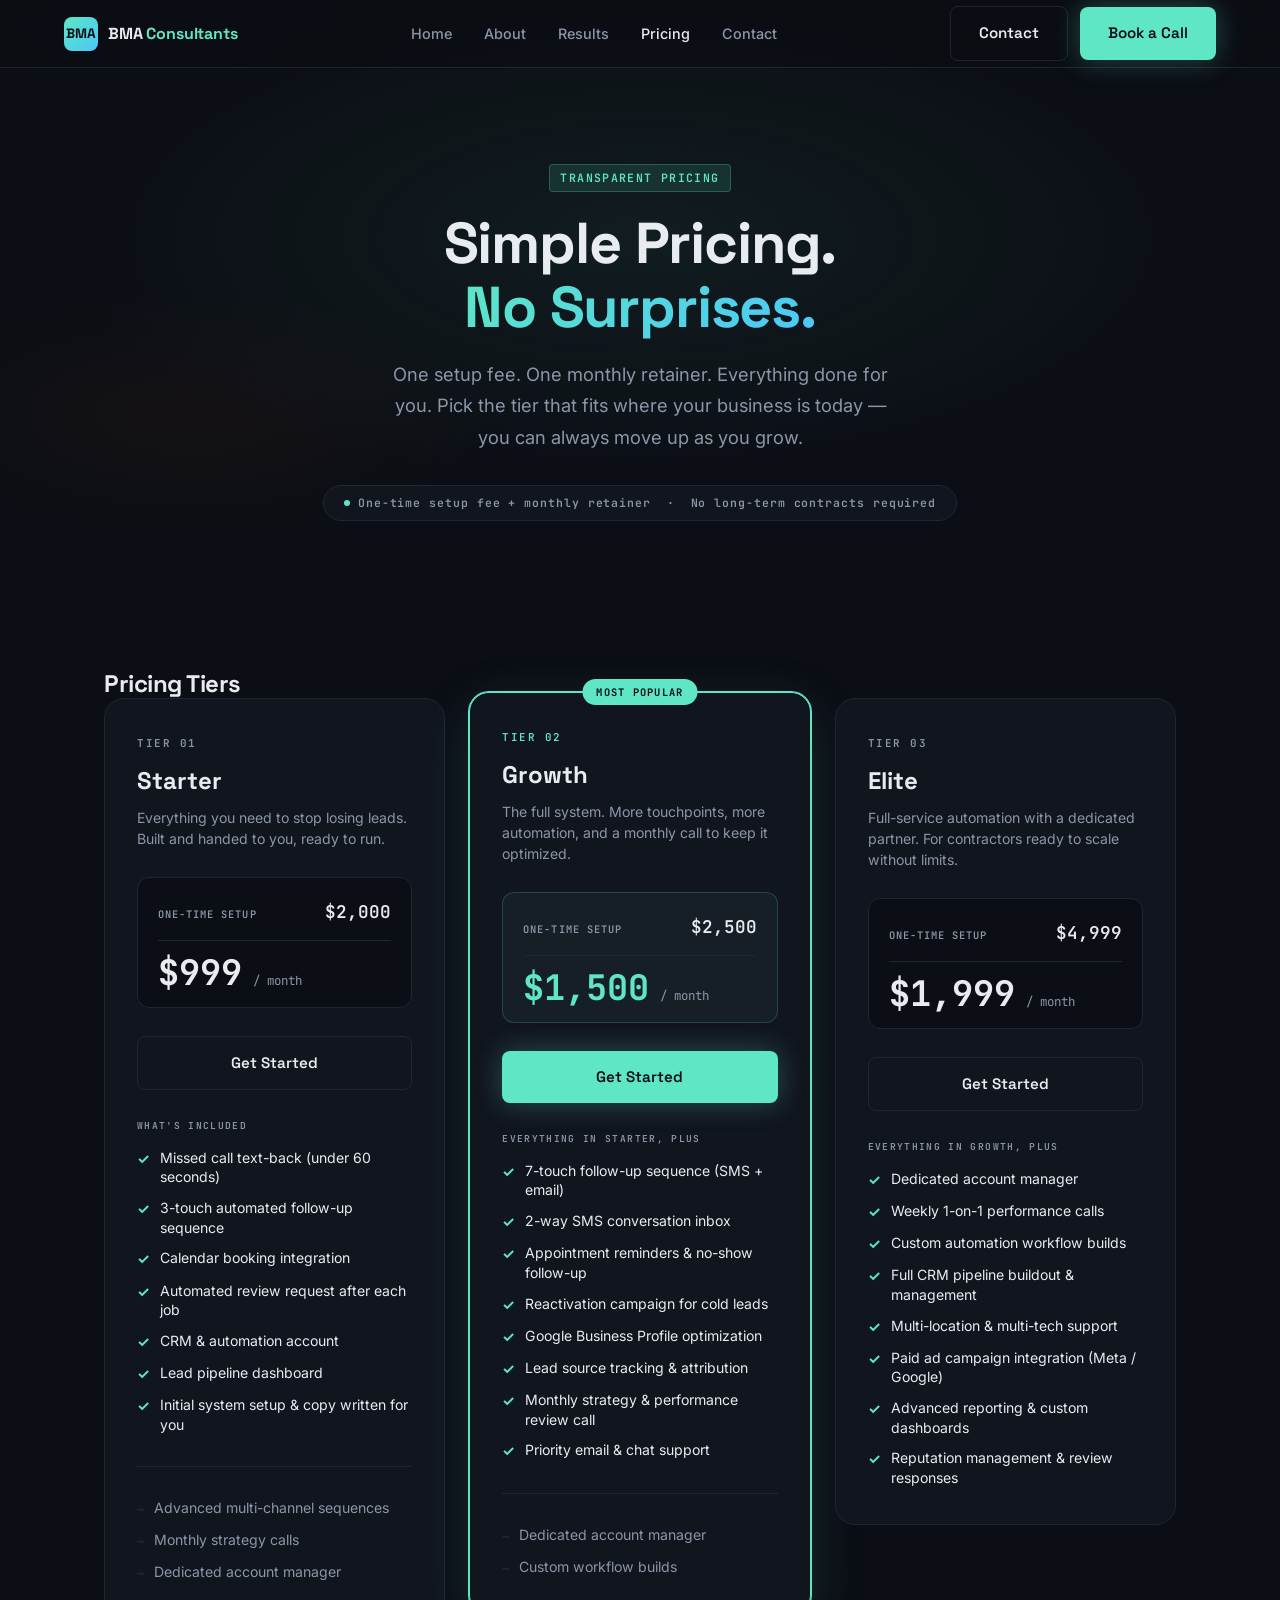
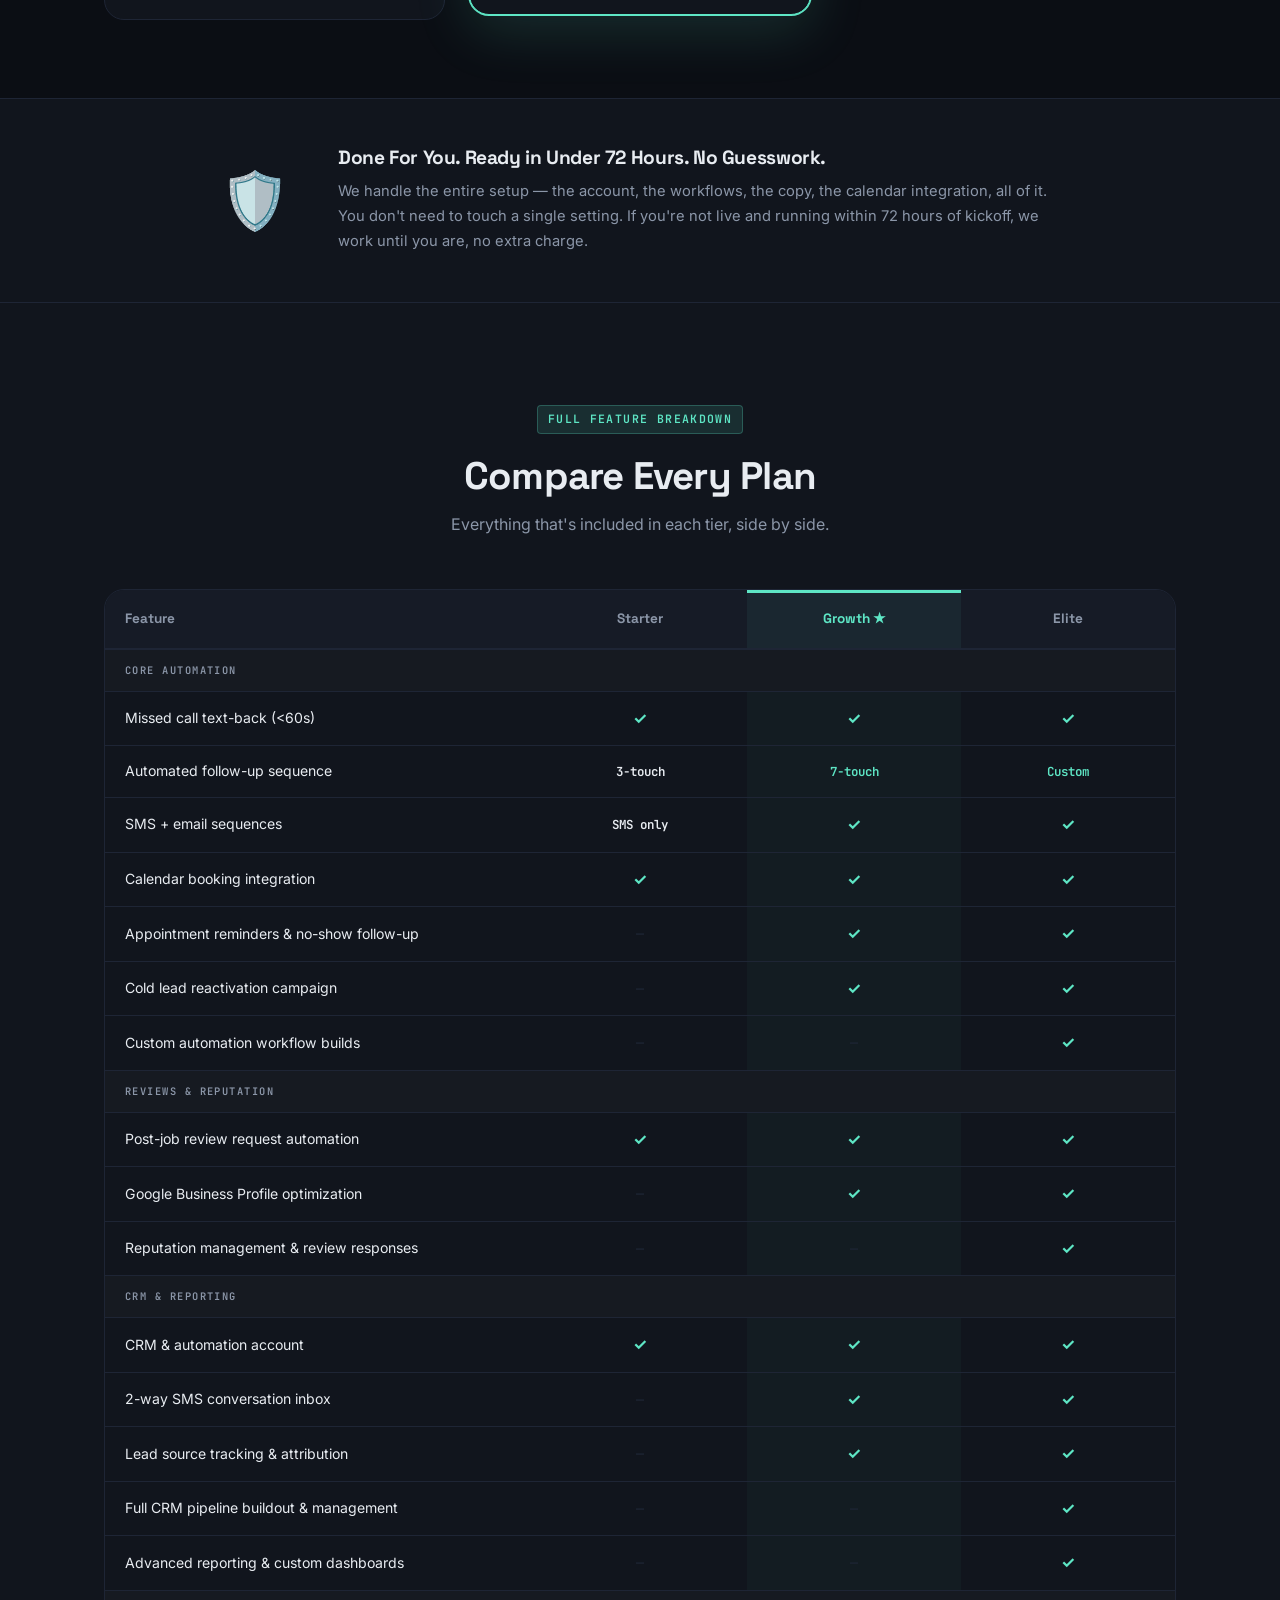
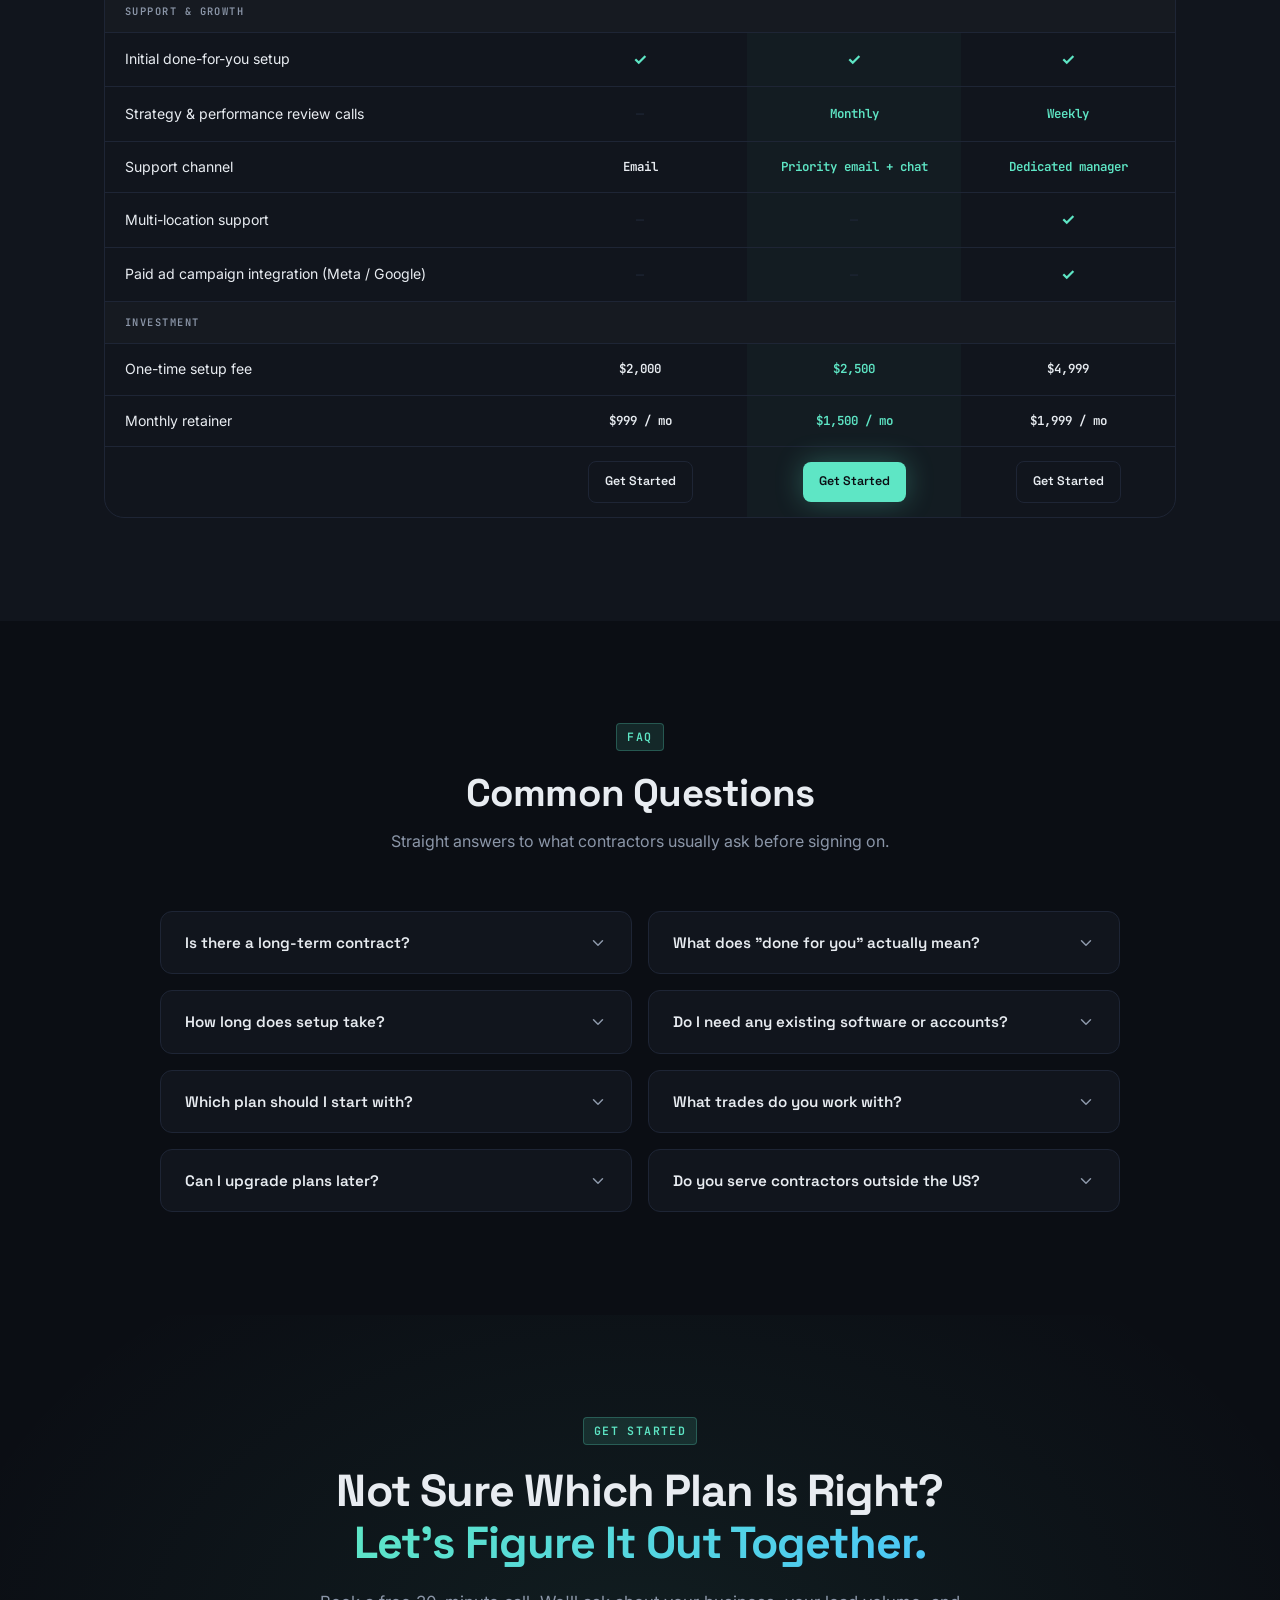
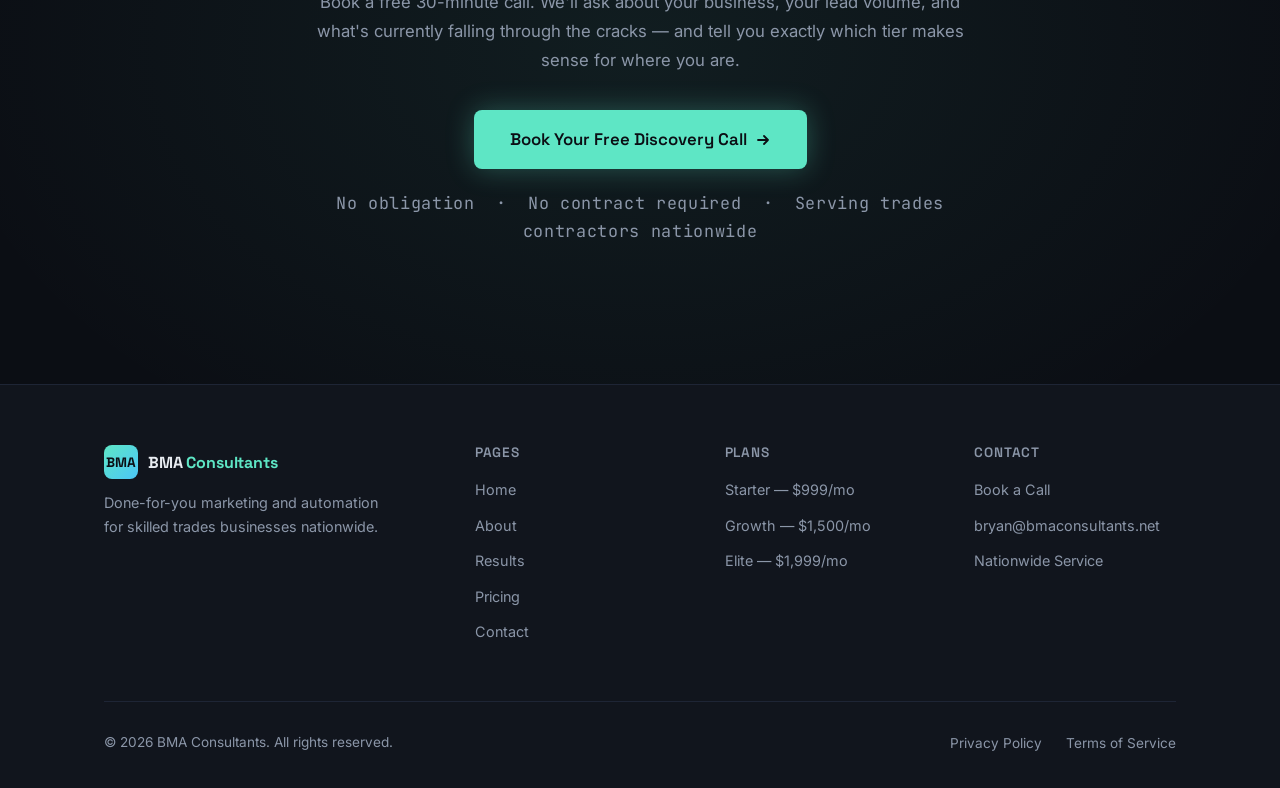
<file: pricing.html>
<!DOCTYPE html>
<html lang="en">
<head>
  <meta charset="UTF-8" />
  <meta name="viewport" content="width=device-width, initial-scale=1.0" />
  <title>Pricing — BMA Consultants</title>
  <meta name="description" content="Simple, transparent pricing for trades contractors. Three tiers — Starter, Growth, and Elite — built around missed call text-back, lead follow-up, review collection, and calendar booking." />
  <link rel="preconnect" href="https://fonts.googleapis.com" />
  <link rel="preconnect" href="https://fonts.gstatic.com" crossorigin />
  <link rel="stylesheet" href="css/style.css" />
  <link rel="stylesheet" href="css/pricing.css" />
</head>
<body>

  <!-- ═══════════════════════════  NAV  ══════════════════════════════ -->
  <nav class="nav" role="navigation" aria-label="Main navigation">
    <a href="index.html" class="nav-logo" aria-label="BMA Consultants Home">
      <div class="nav-logo-mark" aria-hidden="true">BMA</div>
      <div class="nav-logo-text">BMA <span>Consultants</span></div>
    </a>
    <ul class="nav-links">
      <li><a href="index.html">Home</a></li>
      <li><a href="about.html">About</a></li>
      <li><a href="results.html">Results</a></li>
      <li><a href="pricing.html" class="active">Pricing</a></li>
      <li><a href="contact.html">Contact</a></li>
    </ul>
    <div class="nav-cta">
      <a href="contact.html" class="btn btn-outline">Contact</a>
      <a href="contact.html#book" class="btn btn-primary">Book a Call</a>
    </div>
    <button class="hamburger" aria-label="Toggle menu" aria-expanded="false">
      <span></span><span></span><span></span>
    </button>
  </nav>

  <div class="mobile-menu" role="navigation" aria-label="Mobile navigation">
    <a href="index.html">Home</a>
    <a href="about.html">About</a>
    <a href="results.html">Results</a>
    <a href="pricing.html">Pricing</a>
    <a href="contact.html">Contact</a>
    <a href="contact.html#book" class="btn btn-primary">Book a Discovery Call</a>
  </div>

  <main>

    <!-- ══════════════════════  PAGE HERO  ═══════════════════════════ -->
    <section class="pricing-hero" aria-label="Pricing hero">
      <div class="pricing-hero-bg" aria-hidden="true"></div>
      <div class="container">
        <div class="pricing-hero-inner">
          <div class="tag" style="display:inline-flex;margin-inline:auto;margin-bottom:20px;" aria-hidden="true">Transparent Pricing</div>
          <h1>
            Simple Pricing.<br>
            <span class="gradient-text">No Surprises.</span>
          </h1>
          <p>
            One setup fee. One monthly retainer. Everything done for you. Pick the tier that fits where your business is today — you can always move up as you grow.
          </p>
          <div class="pricing-billing-note">
            <span aria-hidden="true"></span>
            One-time setup fee + monthly retainer &nbsp;·&nbsp; No long-term contracts required
          </div>
        </div>
      </div>
    </section>

    <!-- ═══════════════════════  PRICING CARDS  ══════════════════════ -->
    <section class="pricing-cards-section" aria-labelledby="pricing-heading">
      <div class="container">
        <h2 id="pricing-heading" class="sr-only">Pricing Tiers</h2>
        <div class="pricing-cards" role="list">

          <!-- ── STARTER ── -->
          <article class="pricing-card" role="listitem" aria-label="Starter plan">
            <div class="card-tier-label">Tier 01</div>
            <div class="card-name">Starter</div>
            <p class="card-tagline">Everything you need to stop losing leads. Built and handed to you, ready to run.</p>

            <div class="card-price-block">
              <div class="card-setup">
                <span class="card-setup-label">One-time setup</span>
                <span class="card-setup-price">$2,000</span>
              </div>
              <div class="card-monthly">
                <span class="card-monthly-amount">$999</span>
                <span class="card-monthly-suffix">&nbsp;/ month</span>
              </div>
            </div>

            <div class="card-cta">
              <a href="contact.html#book" class="btn btn-outline">Get Started</a>
            </div>

            <div class="card-features-label">What's Included</div>
            <ul class="card-features">
              <li>
                <span class="feat-icon" aria-hidden="true">✓</span>
                Missed call text-back (under 60 seconds)
              </li>
              <li>
                <span class="feat-icon" aria-hidden="true">✓</span>
                3-touch automated follow-up sequence
              </li>
              <li>
                <span class="feat-icon" aria-hidden="true">✓</span>
                Calendar booking integration
              </li>
              <li>
                <span class="feat-icon" aria-hidden="true">✓</span>
                Automated review request after each job
              </li>
              <li>
                <span class="feat-icon" aria-hidden="true">✓</span>
                CRM &amp; automation account
              </li>
              <li>
                <span class="feat-icon" aria-hidden="true">✓</span>
                Lead pipeline dashboard
              </li>
              <li>
                <span class="feat-icon" aria-hidden="true">✓</span>
                Initial system setup &amp; copy written for you
              </li>
              <div class="card-divider" aria-hidden="true"></div>
              <li class="feat-dim">
                <span class="feat-icon" aria-hidden="true">–</span>
                Advanced multi-channel sequences
              </li>
              <li class="feat-dim">
                <span class="feat-icon" aria-hidden="true">–</span>
                Monthly strategy calls
              </li>
              <li class="feat-dim">
                <span class="feat-icon" aria-hidden="true">–</span>
                Dedicated account manager
              </li>
            </ul>
          </article>

          <!-- ── GROWTH (RECOMMENDED) ── -->
          <article class="pricing-card recommended" role="listitem" aria-label="Growth plan — recommended">
            <div class="recommended-badge" aria-label="Most popular">Most Popular</div>
            <div class="card-tier-label">Tier 02</div>
            <div class="card-name">Growth</div>
            <p class="card-tagline">The full system. More touchpoints, more automation, and a monthly call to keep it optimized.</p>

            <div class="card-price-block">
              <div class="card-setup">
                <span class="card-setup-label">One-time setup</span>
                <span class="card-setup-price">$2,500</span>
              </div>
              <div class="card-monthly">
                <span class="card-monthly-amount">$1,500</span>
                <span class="card-monthly-suffix">&nbsp;/ month</span>
              </div>
            </div>

            <div class="card-cta">
              <a href="contact.html#book" class="btn btn-primary">Get Started</a>
            </div>

            <div class="card-features-label">Everything in Starter, plus</div>
            <ul class="card-features">
              <li>
                <span class="feat-icon" aria-hidden="true">✓</span>
                7-touch follow-up sequence (SMS + email)
              </li>
              <li>
                <span class="feat-icon" aria-hidden="true">✓</span>
                2-way SMS conversation inbox
              </li>
              <li>
                <span class="feat-icon" aria-hidden="true">✓</span>
                Appointment reminders &amp; no-show follow-up
              </li>
              <li>
                <span class="feat-icon" aria-hidden="true">✓</span>
                Reactivation campaign for cold leads
              </li>
              <li>
                <span class="feat-icon" aria-hidden="true">✓</span>
                Google Business Profile optimization
              </li>
              <li>
                <span class="feat-icon" aria-hidden="true">✓</span>
                Lead source tracking &amp; attribution
              </li>
              <li>
                <span class="feat-icon" aria-hidden="true">✓</span>
                Monthly strategy &amp; performance review call
              </li>
              <li>
                <span class="feat-icon" aria-hidden="true">✓</span>
                Priority email &amp; chat support
              </li>
              <div class="card-divider" aria-hidden="true"></div>
              <li class="feat-dim">
                <span class="feat-icon" aria-hidden="true">–</span>
                Dedicated account manager
              </li>
              <li class="feat-dim">
                <span class="feat-icon" aria-hidden="true">–</span>
                Custom workflow builds
              </li>
            </ul>
          </article>

          <!-- ── ELITE ── -->
          <article class="pricing-card" role="listitem" aria-label="Elite plan">
            <div class="card-tier-label">Tier 03</div>
            <div class="card-name">Elite</div>
            <p class="card-tagline">Full-service automation with a dedicated partner. For contractors ready to scale without limits.</p>

            <div class="card-price-block">
              <div class="card-setup">
                <span class="card-setup-label">One-time setup</span>
                <span class="card-setup-price">$4,999</span>
              </div>
              <div class="card-monthly">
                <span class="card-monthly-amount">$1,999</span>
                <span class="card-monthly-suffix">&nbsp;/ month</span>
              </div>
            </div>

            <div class="card-cta">
              <a href="contact.html#book" class="btn btn-outline">Get Started</a>
            </div>

            <div class="card-features-label">Everything in Growth, plus</div>
            <ul class="card-features">
              <li>
                <span class="feat-icon" aria-hidden="true">✓</span>
                Dedicated account manager
              </li>
              <li>
                <span class="feat-icon" aria-hidden="true">✓</span>
                Weekly 1-on-1 performance calls
              </li>
              <li>
                <span class="feat-icon" aria-hidden="true">✓</span>
                Custom automation workflow builds
              </li>
              <li>
                <span class="feat-icon" aria-hidden="true">✓</span>
                Full CRM pipeline buildout &amp; management
              </li>
              <li>
                <span class="feat-icon" aria-hidden="true">✓</span>
                Multi-location &amp; multi-tech support
              </li>
              <li>
                <span class="feat-icon" aria-hidden="true">✓</span>
                Paid ad campaign integration (Meta / Google)
              </li>
              <li>
                <span class="feat-icon" aria-hidden="true">✓</span>
                Advanced reporting &amp; custom dashboards
              </li>
              <li>
                <span class="feat-icon" aria-hidden="true">✓</span>
                Reputation management &amp; review responses
              </li>
            </ul>
          </article>

        </div>
      </div>
    </section>

    <!-- ══════════════════════  GUARANTEE  ═══════════════════════════ -->
    <section class="guarantee" aria-label="Our commitment">
      <div class="container">
        <div class="guarantee-inner">
          <div class="guarantee-icon" aria-hidden="true">🛡️</div>
          <div class="guarantee-text">
            <h3>Done For You. Ready in Under 72 Hours. No Guesswork.</h3>
            <p>
              We handle the entire setup — the account, the workflows, the copy, the calendar integration, all of it. You don't need to touch a single setting. If you're not live and running within 72 hours of kickoff, we work until you are, no extra charge.
            </p>
          </div>
        </div>
      </div>
    </section>

    <!-- ═══════════════════════  FULL COMPARE  ═══════════════════════ -->
    <section class="compare-section section" aria-labelledby="compare-heading">
      <div class="container">
        <div class="compare-section-header">
          <div class="tag" aria-hidden="true">Full Feature Breakdown</div>
          <h2 id="compare-heading">Compare Every Plan</h2>
          <p>Everything that's included in each tier, side by side.</p>
        </div>

        <div class="full-compare" role="table" aria-label="Full plan comparison">

          <!-- Head -->
          <div class="fc-head" role="row">
            <div class="fc-head-cell" role="columnheader">Feature</div>
            <div class="fc-head-cell" role="columnheader">Starter</div>
            <div class="fc-head-cell fc-recommended" role="columnheader">Growth ★</div>
            <div class="fc-head-cell" role="columnheader">Elite</div>
          </div>

          <!-- Core Automation -->
          <div class="fc-section-header" role="row" aria-label="Section: Core Automation">
            <span>Core Automation</span>
          </div>

          <div class="fc-row" role="row">
            <div class="fc-cell" role="cell">Missed call text-back (&lt;60s)</div>
            <div class="fc-cell" role="cell"><span class="fc-yes" aria-label="Included">✓</span></div>
            <div class="fc-cell fc-recommended-col" role="cell"><span class="fc-yes" aria-label="Included">✓</span></div>
            <div class="fc-cell" role="cell"><span class="fc-yes" aria-label="Included">✓</span></div>
          </div>

          <div class="fc-row" role="row">
            <div class="fc-cell" role="cell">Automated follow-up sequence</div>
            <div class="fc-cell" role="cell"><span class="fc-val">3-touch</span></div>
            <div class="fc-cell fc-recommended-col" role="cell"><span class="fc-val fc-val-teal">7-touch</span></div>
            <div class="fc-cell" role="cell"><span class="fc-val fc-val-teal">Custom</span></div>
          </div>

          <div class="fc-row" role="row">
            <div class="fc-cell" role="cell">SMS + email sequences</div>
            <div class="fc-cell" role="cell"><span class="fc-val">SMS only</span></div>
            <div class="fc-cell fc-recommended-col" role="cell"><span class="fc-yes" aria-label="Included">✓</span></div>
            <div class="fc-cell" role="cell"><span class="fc-yes" aria-label="Included">✓</span></div>
          </div>

          <div class="fc-row" role="row">
            <div class="fc-cell" role="cell">Calendar booking integration</div>
            <div class="fc-cell" role="cell"><span class="fc-yes" aria-label="Included">✓</span></div>
            <div class="fc-cell fc-recommended-col" role="cell"><span class="fc-yes" aria-label="Included">✓</span></div>
            <div class="fc-cell" role="cell"><span class="fc-yes" aria-label="Included">✓</span></div>
          </div>

          <div class="fc-row" role="row">
            <div class="fc-cell" role="cell">Appointment reminders &amp; no-show follow-up</div>
            <div class="fc-cell" role="cell"><span class="fc-no" aria-label="Not included">–</span></div>
            <div class="fc-cell fc-recommended-col" role="cell"><span class="fc-yes" aria-label="Included">✓</span></div>
            <div class="fc-cell" role="cell"><span class="fc-yes" aria-label="Included">✓</span></div>
          </div>

          <div class="fc-row" role="row">
            <div class="fc-cell" role="cell">Cold lead reactivation campaign</div>
            <div class="fc-cell" role="cell"><span class="fc-no" aria-label="Not included">–</span></div>
            <div class="fc-cell fc-recommended-col" role="cell"><span class="fc-yes" aria-label="Included">✓</span></div>
            <div class="fc-cell" role="cell"><span class="fc-yes" aria-label="Included">✓</span></div>
          </div>

          <div class="fc-row" role="row">
            <div class="fc-cell" role="cell">Custom automation workflow builds</div>
            <div class="fc-cell" role="cell"><span class="fc-no" aria-label="Not included">–</span></div>
            <div class="fc-cell fc-recommended-col" role="cell"><span class="fc-no" aria-label="Not included">–</span></div>
            <div class="fc-cell" role="cell"><span class="fc-yes" aria-label="Included">✓</span></div>
          </div>

          <!-- Reviews & Reputation -->
          <div class="fc-section-header" role="row" aria-label="Section: Reviews and Reputation">
            <span>Reviews &amp; Reputation</span>
          </div>

          <div class="fc-row" role="row">
            <div class="fc-cell" role="cell">Post-job review request automation</div>
            <div class="fc-cell" role="cell"><span class="fc-yes" aria-label="Included">✓</span></div>
            <div class="fc-cell fc-recommended-col" role="cell"><span class="fc-yes" aria-label="Included">✓</span></div>
            <div class="fc-cell" role="cell"><span class="fc-yes" aria-label="Included">✓</span></div>
          </div>

          <div class="fc-row" role="row">
            <div class="fc-cell" role="cell">Google Business Profile optimization</div>
            <div class="fc-cell" role="cell"><span class="fc-no" aria-label="Not included">–</span></div>
            <div class="fc-cell fc-recommended-col" role="cell"><span class="fc-yes" aria-label="Included">✓</span></div>
            <div class="fc-cell" role="cell"><span class="fc-yes" aria-label="Included">✓</span></div>
          </div>

          <div class="fc-row" role="row">
            <div class="fc-cell" role="cell">Reputation management &amp; review responses</div>
            <div class="fc-cell" role="cell"><span class="fc-no" aria-label="Not included">–</span></div>
            <div class="fc-cell fc-recommended-col" role="cell"><span class="fc-no" aria-label="Not included">–</span></div>
            <div class="fc-cell" role="cell"><span class="fc-yes" aria-label="Included">✓</span></div>
          </div>

          <!-- CRM & Reporting -->
          <div class="fc-section-header" role="row" aria-label="Section: CRM and Reporting">
            <span>CRM &amp; Reporting</span>
          </div>

          <div class="fc-row" role="row">
            <div class="fc-cell" role="cell">CRM &amp; automation account</div>
            <div class="fc-cell" role="cell"><span class="fc-yes" aria-label="Included">✓</span></div>
            <div class="fc-cell fc-recommended-col" role="cell"><span class="fc-yes" aria-label="Included">✓</span></div>
            <div class="fc-cell" role="cell"><span class="fc-yes" aria-label="Included">✓</span></div>
          </div>

          <div class="fc-row" role="row">
            <div class="fc-cell" role="cell">2-way SMS conversation inbox</div>
            <div class="fc-cell" role="cell"><span class="fc-no" aria-label="Not included">–</span></div>
            <div class="fc-cell fc-recommended-col" role="cell"><span class="fc-yes" aria-label="Included">✓</span></div>
            <div class="fc-cell" role="cell"><span class="fc-yes" aria-label="Included">✓</span></div>
          </div>

          <div class="fc-row" role="row">
            <div class="fc-cell" role="cell">Lead source tracking &amp; attribution</div>
            <div class="fc-cell" role="cell"><span class="fc-no" aria-label="Not included">–</span></div>
            <div class="fc-cell fc-recommended-col" role="cell"><span class="fc-yes" aria-label="Included">✓</span></div>
            <div class="fc-cell" role="cell"><span class="fc-yes" aria-label="Included">✓</span></div>
          </div>

          <div class="fc-row" role="row">
            <div class="fc-cell" role="cell">Full CRM pipeline buildout &amp; management</div>
            <div class="fc-cell" role="cell"><span class="fc-no" aria-label="Not included">–</span></div>
            <div class="fc-cell fc-recommended-col" role="cell"><span class="fc-no" aria-label="Not included">–</span></div>
            <div class="fc-cell" role="cell"><span class="fc-yes" aria-label="Included">✓</span></div>
          </div>

          <div class="fc-row" role="row">
            <div class="fc-cell" role="cell">Advanced reporting &amp; custom dashboards</div>
            <div class="fc-cell" role="cell"><span class="fc-no" aria-label="Not included">–</span></div>
            <div class="fc-cell fc-recommended-col" role="cell"><span class="fc-no" aria-label="Not included">–</span></div>
            <div class="fc-cell" role="cell"><span class="fc-yes" aria-label="Included">✓</span></div>
          </div>

          <!-- Support & Growth -->
          <div class="fc-section-header" role="row" aria-label="Section: Support and Growth">
            <span>Support &amp; Growth</span>
          </div>

          <div class="fc-row" role="row">
            <div class="fc-cell" role="cell">Initial done-for-you setup</div>
            <div class="fc-cell" role="cell"><span class="fc-yes" aria-label="Included">✓</span></div>
            <div class="fc-cell fc-recommended-col" role="cell"><span class="fc-yes" aria-label="Included">✓</span></div>
            <div class="fc-cell" role="cell"><span class="fc-yes" aria-label="Included">✓</span></div>
          </div>

          <div class="fc-row" role="row">
            <div class="fc-cell" role="cell">Strategy &amp; performance review calls</div>
            <div class="fc-cell" role="cell"><span class="fc-no" aria-label="Not included">–</span></div>
            <div class="fc-cell fc-recommended-col" role="cell"><span class="fc-val fc-val-teal">Monthly</span></div>
            <div class="fc-cell" role="cell"><span class="fc-val fc-val-teal">Weekly</span></div>
          </div>

          <div class="fc-row" role="row">
            <div class="fc-cell" role="cell">Support channel</div>
            <div class="fc-cell" role="cell"><span class="fc-val">Email</span></div>
            <div class="fc-cell fc-recommended-col" role="cell"><span class="fc-val fc-val-teal">Priority email + chat</span></div>
            <div class="fc-cell" role="cell"><span class="fc-val fc-val-teal">Dedicated manager</span></div>
          </div>

          <div class="fc-row" role="row">
            <div class="fc-cell" role="cell">Multi-location support</div>
            <div class="fc-cell" role="cell"><span class="fc-no" aria-label="Not included">–</span></div>
            <div class="fc-cell fc-recommended-col" role="cell"><span class="fc-no" aria-label="Not included">–</span></div>
            <div class="fc-cell" role="cell"><span class="fc-yes" aria-label="Included">✓</span></div>
          </div>

          <div class="fc-row" role="row">
            <div class="fc-cell" role="cell">Paid ad campaign integration (Meta / Google)</div>
            <div class="fc-cell" role="cell"><span class="fc-no" aria-label="Not included">–</span></div>
            <div class="fc-cell fc-recommended-col" role="cell"><span class="fc-no" aria-label="Not included">–</span></div>
            <div class="fc-cell" role="cell"><span class="fc-yes" aria-label="Included">✓</span></div>
          </div>

          <!-- Pricing Row -->
          <div class="fc-section-header" role="row" aria-label="Section: Investment">
            <span>Investment</span>
          </div>

          <div class="fc-row" role="row">
            <div class="fc-cell" role="cell">One-time setup fee</div>
            <div class="fc-cell" role="cell"><span class="fc-val">$2,000</span></div>
            <div class="fc-cell fc-recommended-col" role="cell"><span class="fc-val fc-val-teal">$2,500</span></div>
            <div class="fc-cell" role="cell"><span class="fc-val">$4,999</span></div>
          </div>

          <div class="fc-row" role="row">
            <div class="fc-cell" role="cell">Monthly retainer</div>
            <div class="fc-cell" role="cell"><span class="fc-val">$999 / mo</span></div>
            <div class="fc-cell fc-recommended-col" role="cell"><span class="fc-val fc-val-teal">$1,500 / mo</span></div>
            <div class="fc-cell" role="cell"><span class="fc-val">$1,999 / mo</span></div>
          </div>

          <div class="fc-row" role="row">
            <div class="fc-cell" role="cell"></div>
            <div class="fc-cell" role="cell">
              <a href="contact.html#book" class="btn btn-outline" style="font-size:.78rem;padding:10px 16px;">Get Started</a>
            </div>
            <div class="fc-cell fc-recommended-col" role="cell">
              <a href="contact.html#book" class="btn btn-primary" style="font-size:.78rem;padding:10px 16px;">Get Started</a>
            </div>
            <div class="fc-cell" role="cell">
              <a href="contact.html#book" class="btn btn-outline" style="font-size:.78rem;padding:10px 16px;">Get Started</a>
            </div>
          </div>

        </div>
      </div>
    </section>

    <!-- ════════════════════════════  FAQ  ═══════════════════════════ -->
    <section class="faq-section section" aria-labelledby="faq-heading">
      <div class="container">
        <div class="faq-header">
          <div class="tag" aria-hidden="true">FAQ</div>
          <h2 id="faq-heading">Common Questions</h2>
          <p>Straight answers to what contractors usually ask before signing on.</p>
        </div>

        <div class="faq-grid" role="list">

          <div class="faq-item" role="listitem">
            <button class="faq-question" aria-expanded="false">
              <span class="faq-question-text">Is there a long-term contract?</span>
              <svg class="faq-chevron" viewBox="0 0 24 24" fill="none" stroke="currentColor" stroke-width="2" stroke-linecap="round" stroke-linejoin="round" aria-hidden="true">
                <polyline points="6 9 12 15 18 9"/>
              </svg>
            </button>
            <div class="faq-answer" role="region">
              <div class="faq-answer-inner">
                No long-term contract is required. After the initial setup, you're on a month-to-month retainer. We keep clients because the system works — not because of lock-in clauses.
              </div>
            </div>
          </div>

          <div class="faq-item" role="listitem">
            <button class="faq-question" aria-expanded="false">
              <span class="faq-question-text">What does "done for you" actually mean?</span>
              <svg class="faq-chevron" viewBox="0 0 24 24" fill="none" stroke="currentColor" stroke-width="2" stroke-linecap="round" stroke-linejoin="round" aria-hidden="true">
                <polyline points="6 9 12 15 18 9"/>
              </svg>
            </button>
            <div class="faq-answer" role="region">
              <div class="faq-answer-inner">
                We build everything: the automation workflows, the follow-up sequences, the review request messages, and the calendar integration. You provide some basic info about your business and we handle the rest. You don't need to learn any software.
              </div>
            </div>
          </div>

          <div class="faq-item" role="listitem">
            <button class="faq-question" aria-expanded="false">
              <span class="faq-question-text">How long does setup take?</span>
              <svg class="faq-chevron" viewBox="0 0 24 24" fill="none" stroke="currentColor" stroke-width="2" stroke-linecap="round" stroke-linejoin="round" aria-hidden="true">
                <polyline points="6 9 12 15 18 9"/>
              </svg>
            </button>
            <div class="faq-answer" role="region">
              <div class="faq-answer-inner">
                Most systems are live within 48–72 hours of kickoff. We run through a short onboarding call to collect the info we need, then we build and test everything before handing it over. You're not waiting weeks.
              </div>
            </div>
          </div>

          <div class="faq-item" role="listitem">
            <button class="faq-question" aria-expanded="false">
              <span class="faq-question-text">Do I need any existing software or accounts?</span>
              <svg class="faq-chevron" viewBox="0 0 24 24" fill="none" stroke="currentColor" stroke-width="2" stroke-linecap="round" stroke-linejoin="round" aria-hidden="true">
                <polyline points="6 9 12 15 18 9"/>
              </svg>
            </button>
            <div class="faq-answer" role="region">
              <div class="faq-answer-inner">
                No. We set up and manage everything for you as part of the service. You don't need any existing software subscriptions or prior experience with any platform. Everything you need is included and handled by us.
              </div>
            </div>
          </div>

          <div class="faq-item" role="listitem">
            <button class="faq-question" aria-expanded="false">
              <span class="faq-question-text">Which plan should I start with?</span>
              <svg class="faq-chevron" viewBox="0 0 24 24" fill="none" stroke="currentColor" stroke-width="2" stroke-linecap="round" stroke-linejoin="round" aria-hidden="true">
                <polyline points="6 9 12 15 18 9"/>
              </svg>
            </button>
            <div class="faq-answer" role="region">
              <div class="faq-answer-inner">
                Most contractors start with Growth. It includes the full follow-up system (not just the basic 3-touch), the monthly check-in call, and priority support — which makes a meaningful difference in how quickly the system gets dialed in. Starter is a good fit if you want to validate before committing to more. Elite is for contractors with multiple locations or who want a dedicated partner running things.
              </div>
            </div>
          </div>

          <div class="faq-item" role="listitem">
            <button class="faq-question" aria-expanded="false">
              <span class="faq-question-text">What trades do you work with?</span>
              <svg class="faq-chevron" viewBox="0 0 24 24" fill="none" stroke="currentColor" stroke-width="2" stroke-linecap="round" stroke-linejoin="round" aria-hidden="true">
                <polyline points="6 9 12 15 18 9"/>
              </svg>
            </button>
            <div class="faq-answer" role="region">
              <div class="faq-answer-inner">
                Any skilled trades business — HVAC, plumbing, electrical, roofing, landscaping, painting, remodeling, masonry, tree service, carpentry, and more. If you take inbound calls from homeowners or property owners and book jobs, this system works for you.
              </div>
            </div>
          </div>

          <div class="faq-item" role="listitem">
            <button class="faq-question" aria-expanded="false">
              <span class="faq-question-text">Can I upgrade plans later?</span>
              <svg class="faq-chevron" viewBox="0 0 24 24" fill="none" stroke="currentColor" stroke-width="2" stroke-linecap="round" stroke-linejoin="round" aria-hidden="true">
                <polyline points="6 9 12 15 18 9"/>
              </svg>
            </button>
            <div class="faq-answer" role="region">
              <div class="faq-answer-inner">
                Yes. You can move up to a higher tier at any time. We'll handle the migration and any additional buildout — you just pay the difference in the setup fee and your monthly adjusts from there.
              </div>
            </div>
          </div>

          <div class="faq-item" role="listitem">
            <button class="faq-question" aria-expanded="false">
              <span class="faq-question-text">Do you serve contractors outside the US?</span>
              <svg class="faq-chevron" viewBox="0 0 24 24" fill="none" stroke="currentColor" stroke-width="2" stroke-linecap="round" stroke-linejoin="round" aria-hidden="true">
                <polyline points="6 9 12 15 18 9"/>
              </svg>
            </button>
            <div class="faq-answer" role="region">
              <div class="faq-answer-inner">
                Our primary focus is US-based trades contractors, where our SMS and phone integrations are fully supported. If you're outside the US, reach out and we'll let you know what's possible for your market.
              </div>
            </div>
          </div>

        </div>
      </div>
    </section>

    <!-- ══════════════════════════  CTA BAND  ════════════════════════ -->
    <section class="cta-band section" aria-labelledby="cta-heading">
      <div class="cta-band-bg" aria-hidden="true"></div>
      <div class="container">
        <div class="cta-band-inner">
          <div class="tag" style="display:inline-flex;margin-inline:auto;" aria-hidden="true">Get Started</div>
          <h2 id="cta-heading">
            Not Sure Which Plan Is Right?<br>
            <span class="gradient-text">Let's Figure It Out Together.</span>
          </h2>
          <p>
            Book a free 30-minute call. We'll ask about your business, your lead volume, and what's currently falling through the cracks — and tell you exactly which tier makes sense for where you are.
          </p>
          <div class="cta-band-actions">
            <a href="contact.html#book" class="btn btn-primary btn-lg">
              Book Your Free Discovery Call
              <svg width="16" height="16" viewBox="0 0 16 16" fill="none" aria-hidden="true">
                <path d="M3 8h10M9 4l4 4-4 4" stroke="currentColor" stroke-width="1.8" stroke-linecap="round" stroke-linejoin="round"/>
              </svg>
            </a>
          </div>
          <p class="cta-band-note">No obligation &nbsp;·&nbsp; No contract required &nbsp;·&nbsp; Serving trades contractors nationwide</p>
        </div>
      </div>
    </section>

  </main>

  <!-- ═══════════════════════════  FOOTER  ═════════════════════════ -->
  <footer class="footer" aria-label="Site footer">
    <div class="container">
      <div class="footer-grid">
        <div class="footer-brand">
          <a href="index.html" class="nav-logo" aria-label="BMA Consultants Home">
            <div class="nav-logo-mark" aria-hidden="true">BMA</div>
            <div class="nav-logo-text">BMA <span>Consultants</span></div>
          </a>
          <p>Done-for-you marketing and automation for skilled trades businesses nationwide.</p>
        </div>
        <div class="footer-col">
          <h4>Pages</h4>
          <ul>
            <li><a href="index.html">Home</a></li>
            <li><a href="about.html">About</a></li>
            <li><a href="results.html">Results</a></li>
            <li><a href="pricing.html">Pricing</a></li>
            <li><a href="contact.html">Contact</a></li>
          </ul>
        </div>
        <div class="footer-col">
          <h4>Plans</h4>
          <ul>
            <li><a href="pricing.html">Starter — $999/mo</a></li>
            <li><a href="pricing.html">Growth — $1,500/mo</a></li>
            <li><a href="pricing.html">Elite — $1,999/mo</a></li>
          </ul>
        </div>
        <div class="footer-col">
          <h4>Contact</h4>
          <ul>
            <li><a href="contact.html#book">Book a Call</a></li>
            <li><a href="mailto:bryan@bmaconsultants.net">bryan@bmaconsultants.net</a></li>
            <li><a href="contact.html">Nationwide Service</a></li>
          </ul>
        </div>
      </div>
      <div class="footer-bottom">
        <p>&copy; <span id="footer-year">2025</span> BMA Consultants. All rights reserved.</p>
        <ul class="footer-bottom-links">
          <li><a href="privacy.html">Privacy Policy</a></li>
          <li><a href="terms.html">Terms of Service</a></li>
        </ul>
      </div>
    </div>
  </footer>

  <script src="js/main.js"></script>
  <script>
    document.getElementById('footer-year').textContent = new Date().getFullYear();

    // FAQ accordion
    document.querySelectorAll('.faq-question').forEach(btn => {
      btn.addEventListener('click', () => {
        const item = btn.closest('.faq-item');
        const isOpen = item.classList.contains('open');

        // Close all
        document.querySelectorAll('.faq-item').forEach(i => {
          i.classList.remove('open');
          i.querySelector('.faq-question').setAttribute('aria-expanded', 'false');
        });

        // Open clicked if it was closed
        if (!isOpen) {
          item.classList.add('open');
          btn.setAttribute('aria-expanded', 'true');
        }
      });
    });
  </script>

<script src="https://widgets.leadconnectorhq.com/loader.js" data-resources-url="https://widgets.leadconnectorhq.com/chat-widget/loader.js" data-widget-id="6a5c2a47c02522215a5ad838" data-source="WEB_USER"></script>
</body>
</html>
</file>
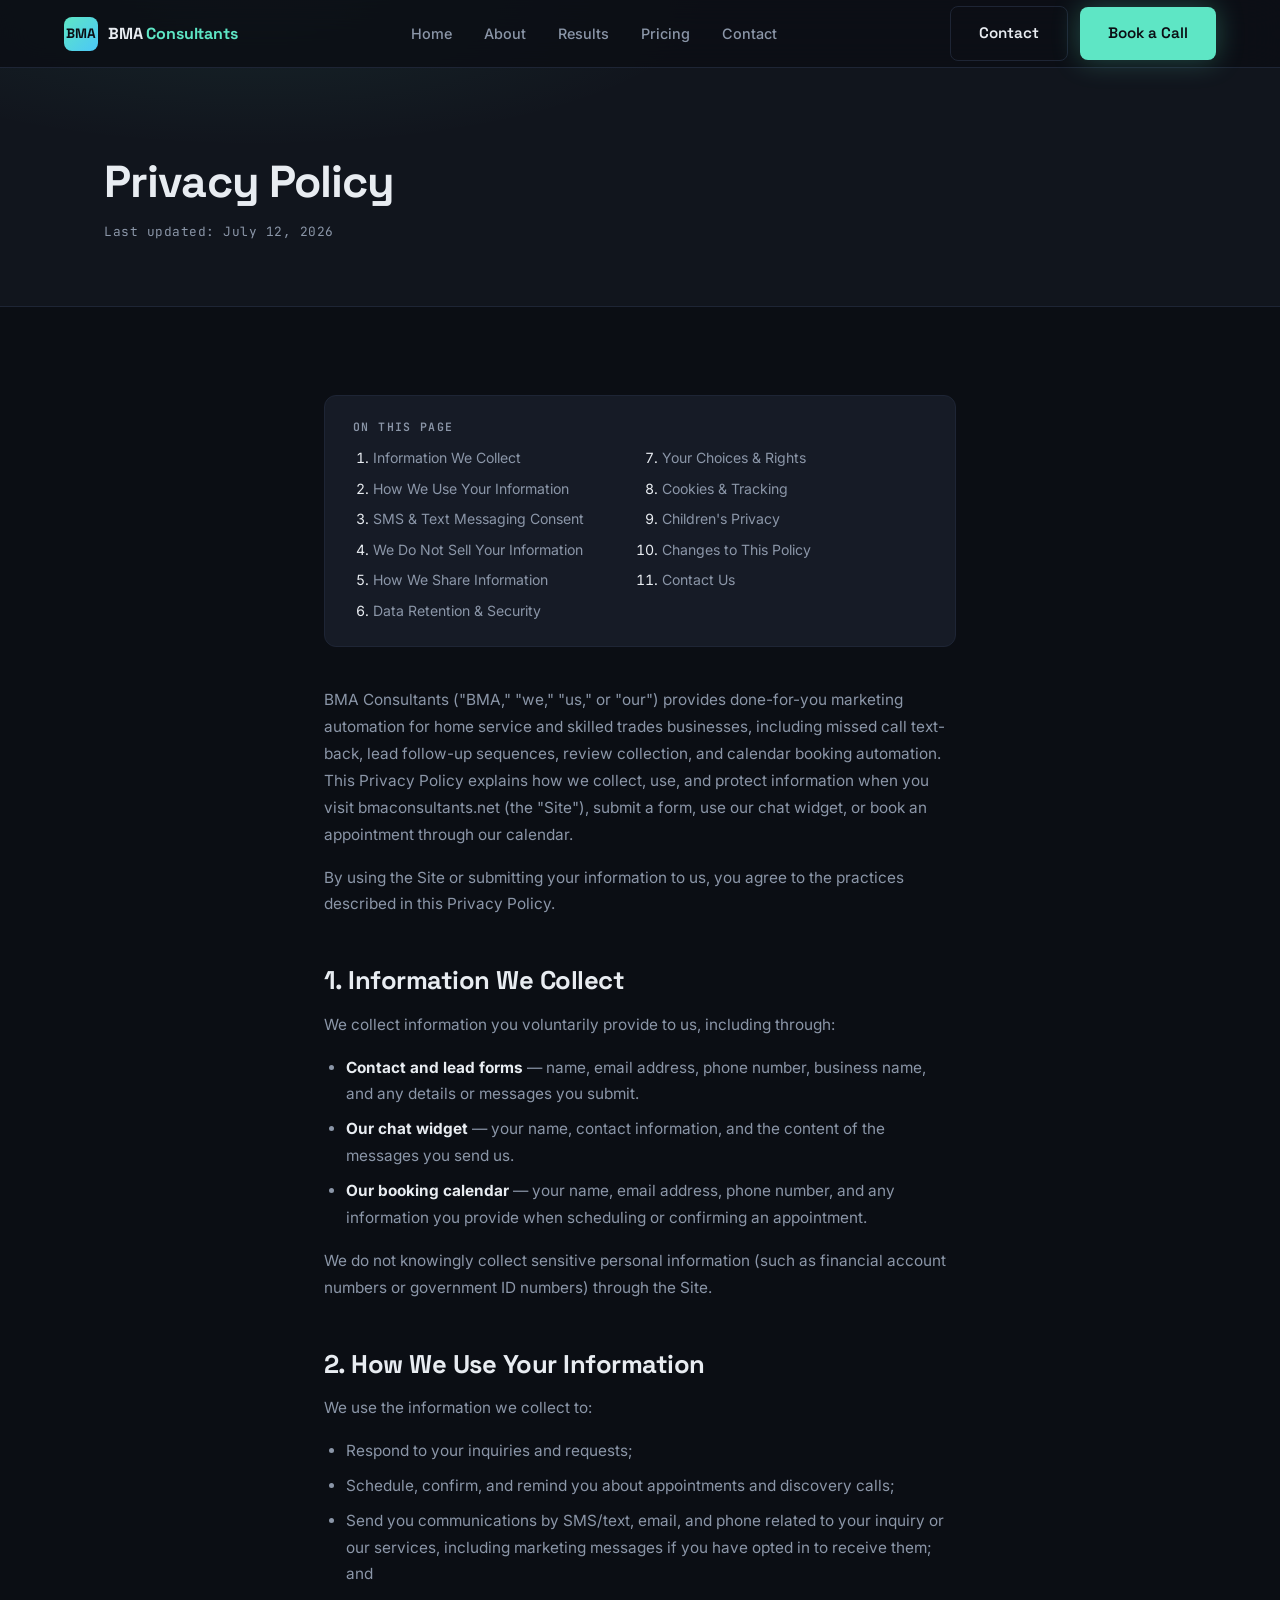
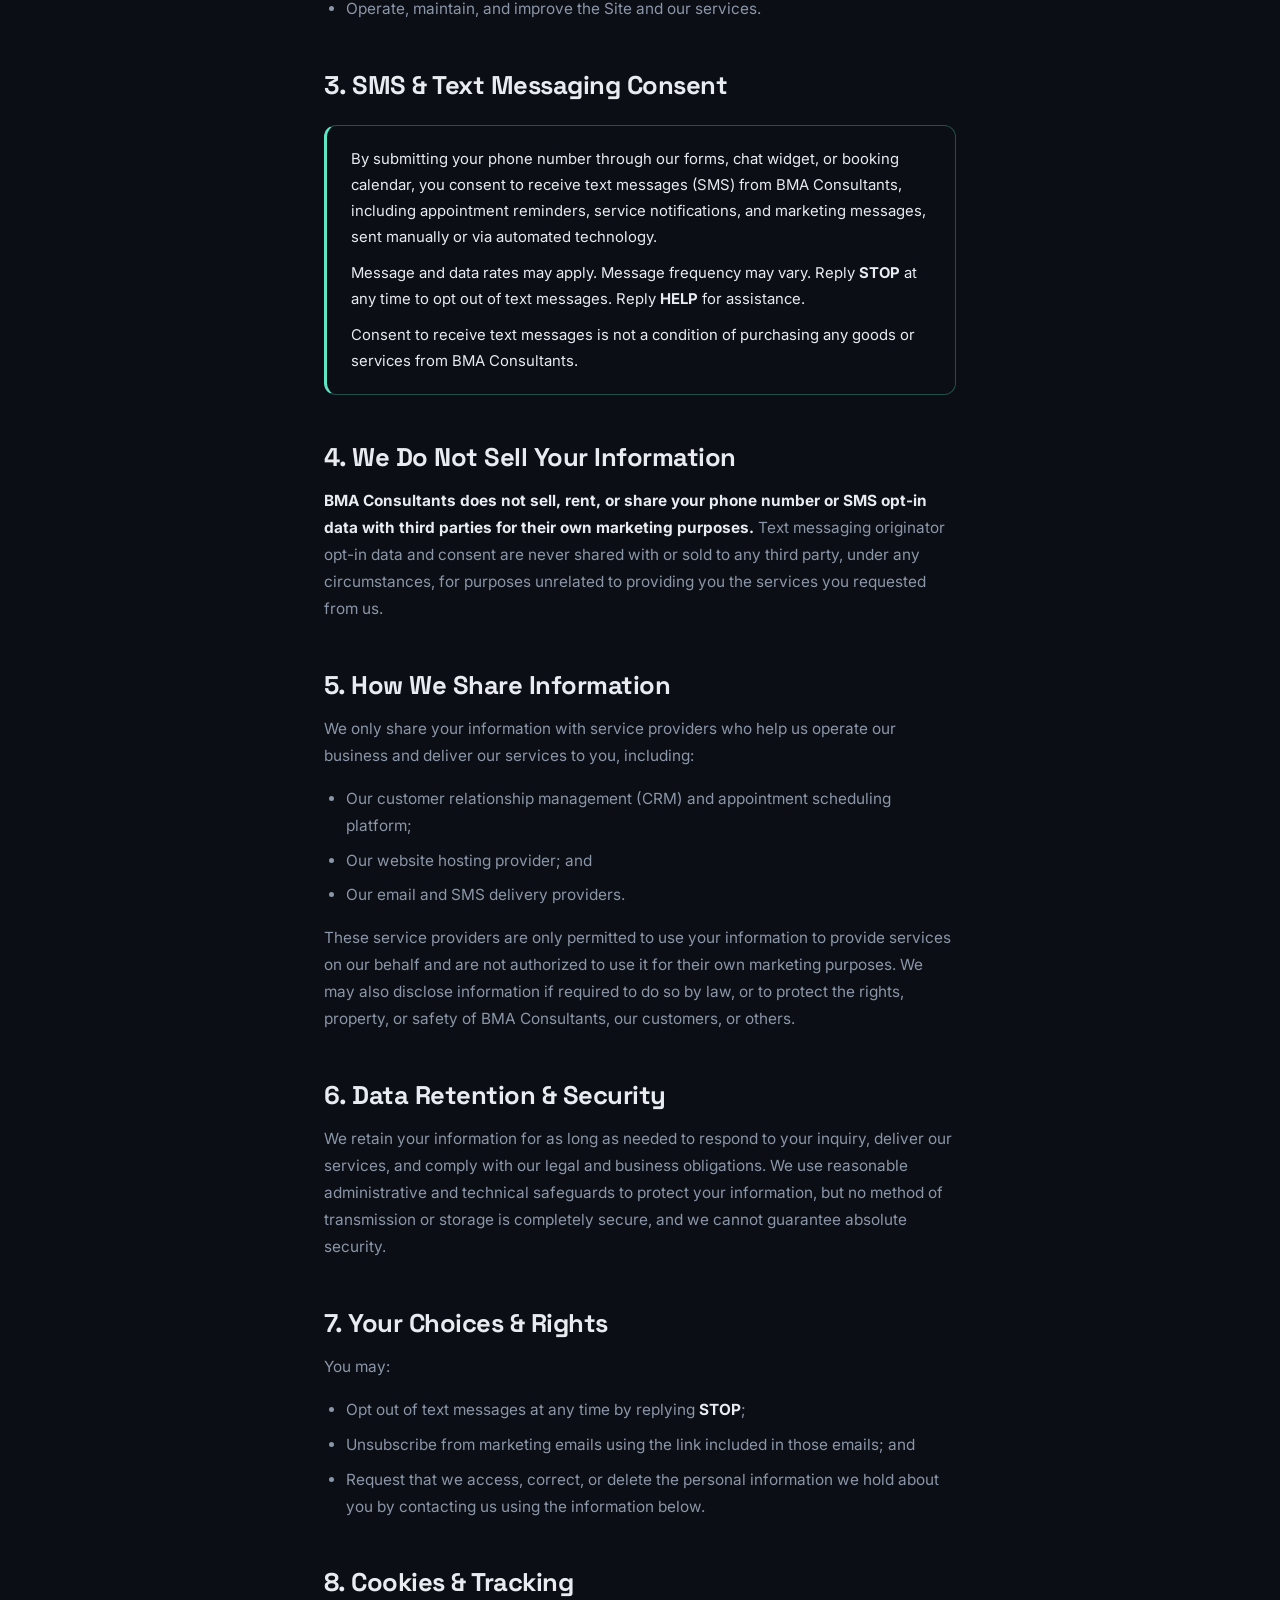
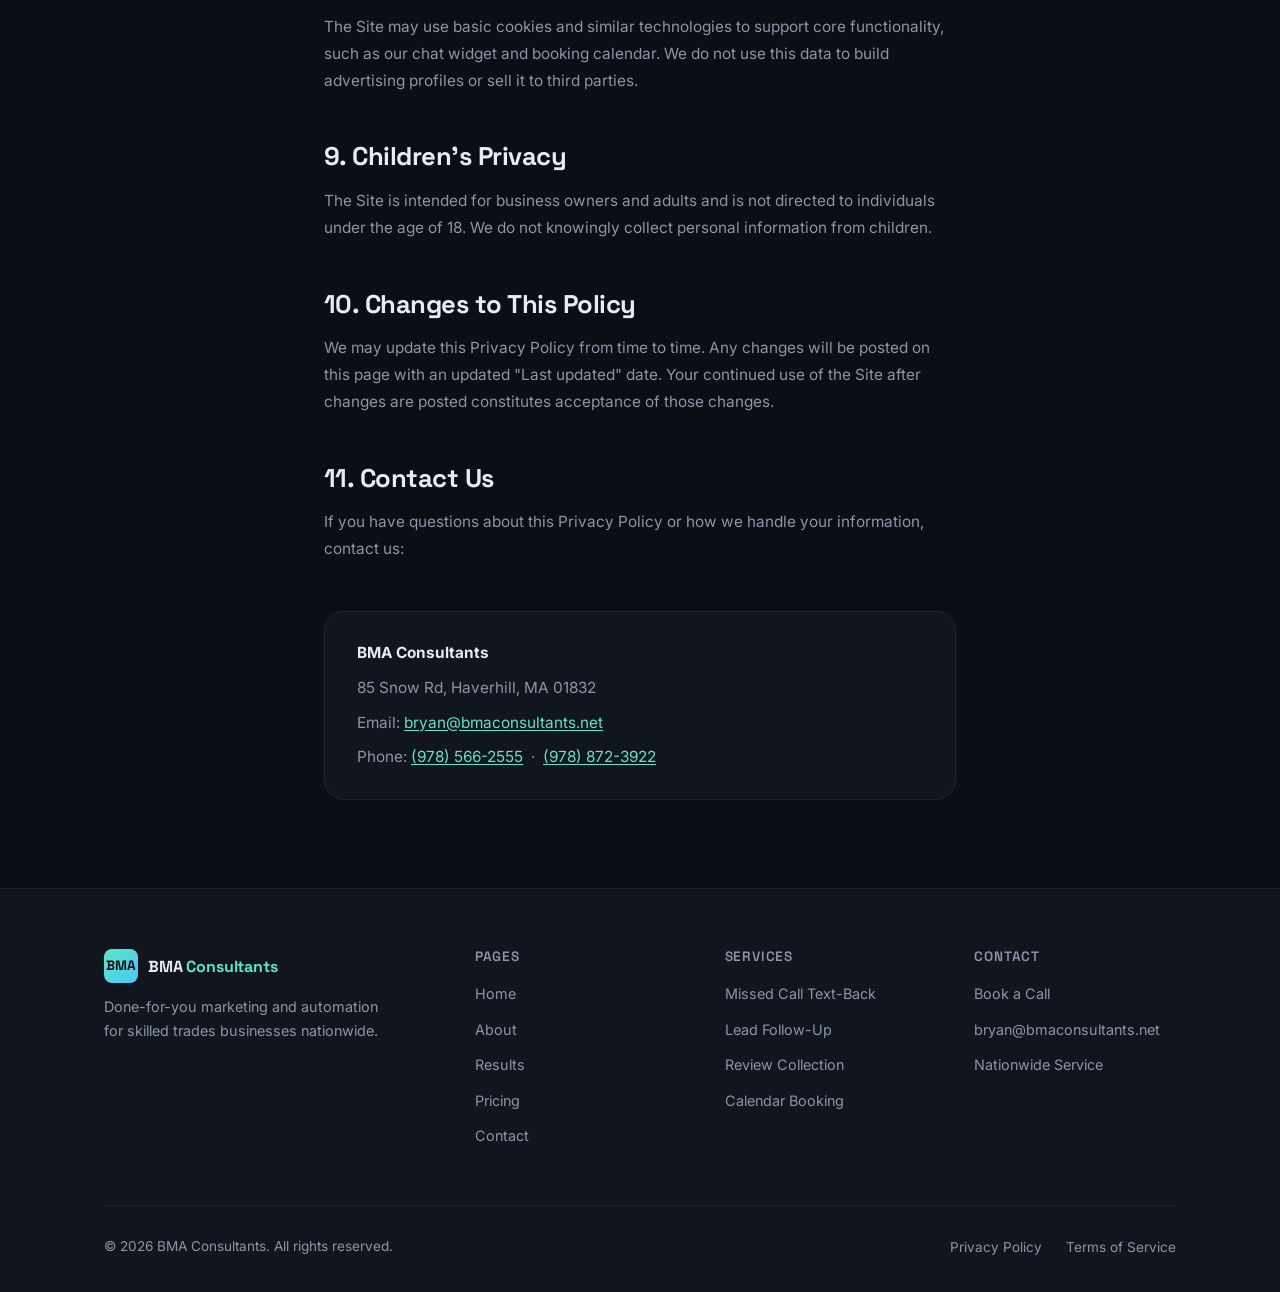
<file: privacy.html>
<!DOCTYPE html>
<html lang="en">
<head>
  <meta charset="UTF-8" />
  <meta name="viewport" content="width=device-width, initial-scale=1.0" />
  <title>Privacy Policy — BMA Consultants</title>
  <meta name="description" content="BMA Consultants Privacy Policy — how we collect, use, and protect your information, including SMS/text messaging consent." />
  <link rel="preconnect" href="https://fonts.googleapis.com" />
  <link rel="preconnect" href="https://fonts.gstatic.com" crossorigin />
  <link rel="stylesheet" href="css/style.css" />
  <link rel="stylesheet" href="css/legal.css" />
</head>
<body>

  <!-- ═══════════════════════════  NAV  ══════════════════════════════ -->
  <nav class="nav" role="navigation" aria-label="Main navigation">
    <a href="index.html" class="nav-logo" aria-label="BMA Consultants Home">
      <div class="nav-logo-mark" aria-hidden="true">BMA</div>
      <div class="nav-logo-text">BMA <span>Consultants</span></div>
    </a>

    <ul class="nav-links">
      <li><a href="index.html">Home</a></li>
      <li><a href="about.html">About</a></li>
      <li><a href="results.html">Results</a></li>
      <li><a href="pricing.html">Pricing</a></li>
      <li><a href="contact.html">Contact</a></li>
    </ul>

    <div class="nav-cta">
      <a href="contact.html" class="btn btn-outline">Contact</a>
      <a href="contact.html#book" class="btn btn-primary">Book a Call</a>
    </div>

    <button class="hamburger" aria-label="Toggle menu" aria-expanded="false">
      <span></span><span></span><span></span>
    </button>
  </nav>

  <div class="mobile-menu" role="navigation" aria-label="Mobile navigation">
    <a href="index.html">Home</a>
    <a href="about.html">About</a>
    <a href="results.html">Results</a>
    <a href="pricing.html">Pricing</a>
    <a href="contact.html">Contact</a>
    <a href="contact.html#book" class="btn btn-primary">Book a Discovery Call</a>
  </div>

  <main>

    <!-- ═══════════════════════  LEGAL HERO  ══════════════════════════ -->
    <section class="legal-hero" aria-label="Privacy Policy header">
      <div class="legal-hero-bg" aria-hidden="true"></div>
      <div class="container">
        <div class="legal-hero-inner">
          <h1>Privacy Policy</h1>
          <p class="legal-updated">Last updated: July 12, 2026</p>
        </div>
      </div>
    </section>

    <!-- ═══════════════════════  LEGAL CONTENT  ═══════════════════════ -->
    <section class="legal-content">
      <div class="container">

        <nav class="legal-toc" aria-label="Table of contents">
          <h2>On This Page</h2>
          <ol>
            <li><a href="#information-we-collect">Information We Collect</a></li>
            <li><a href="#how-we-use">How We Use Your Information</a></li>
            <li><a href="#sms-consent">SMS &amp; Text Messaging Consent</a></li>
            <li><a href="#no-selling">We Do Not Sell Your Information</a></li>
            <li><a href="#sharing">How We Share Information</a></li>
            <li><a href="#retention-security">Data Retention &amp; Security</a></li>
            <li><a href="#your-choices">Your Choices &amp; Rights</a></li>
            <li><a href="#cookies">Cookies &amp; Tracking</a></li>
            <li><a href="#children">Children's Privacy</a></li>
            <li><a href="#changes">Changes to This Policy</a></li>
            <li><a href="#contact">Contact Us</a></li>
          </ol>
        </nav>

        <div class="legal-body">

          <p>
            BMA Consultants ("BMA," "we," "us," or "our") provides done-for-you marketing automation for home service and skilled trades businesses, including missed call text-back, lead follow-up sequences, review collection, and calendar booking automation. This Privacy Policy explains how we collect, use, and protect information when you visit bmaconsultants.net (the "Site"), submit a form, use our chat widget, or book an appointment through our calendar.
          </p>
          <p>
            By using the Site or submitting your information to us, you agree to the practices described in this Privacy Policy.
          </p>

          <h2 id="information-we-collect">1. Information We Collect</h2>
          <p>We collect information you voluntarily provide to us, including through:</p>
          <ul>
            <li><strong>Contact and lead forms</strong> — name, email address, phone number, business name, and any details or messages you submit.</li>
            <li><strong>Our chat widget</strong> — your name, contact information, and the content of the messages you send us.</li>
            <li><strong>Our booking calendar</strong> — your name, email address, phone number, and any information you provide when scheduling or confirming an appointment.</li>
          </ul>
          <p>
            We do not knowingly collect sensitive personal information (such as financial account numbers or government ID numbers) through the Site.
          </p>

          <h2 id="how-we-use">2. How We Use Your Information</h2>
          <p>We use the information we collect to:</p>
          <ul>
            <li>Respond to your inquiries and requests;</li>
            <li>Schedule, confirm, and remind you about appointments and discovery calls;</li>
            <li>Send you communications by SMS/text, email, and phone related to your inquiry or our services, including marketing messages if you have opted in to receive them; and</li>
            <li>Operate, maintain, and improve the Site and our services.</li>
          </ul>

          <h2 id="sms-consent">3. SMS &amp; Text Messaging Consent</h2>
          <div class="legal-callout">
            <p>
              By submitting your phone number through our forms, chat widget, or booking calendar, you consent to receive text messages (SMS) from BMA Consultants, including appointment reminders, service notifications, and marketing messages, sent manually or via automated technology.
            </p>
            <p>
              Message and data rates may apply. Message frequency may vary. Reply <strong>STOP</strong> at any time to opt out of text messages. Reply <strong>HELP</strong> for assistance.
            </p>
            <p>
              Consent to receive text messages is not a condition of purchasing any goods or services from BMA Consultants.
            </p>
          </div>

          <h2 id="no-selling">4. We Do Not Sell Your Information</h2>
          <p>
            <strong>BMA Consultants does not sell, rent, or share your phone number or SMS opt-in data with third parties for their own marketing purposes.</strong> Text messaging originator opt-in data and consent are never shared with or sold to any third party, under any circumstances, for purposes unrelated to providing you the services you requested from us.
          </p>

          <h2 id="sharing">5. How We Share Information</h2>
          <p>
            We only share your information with service providers who help us operate our business and deliver our services to you, including:
          </p>
          <ul>
            <li>Our customer relationship management (CRM) and appointment scheduling platform;</li>
            <li>Our website hosting provider; and</li>
            <li>Our email and SMS delivery providers.</li>
          </ul>
          <p>
            These service providers are only permitted to use your information to provide services on our behalf and are not authorized to use it for their own marketing purposes. We may also disclose information if required to do so by law, or to protect the rights, property, or safety of BMA Consultants, our customers, or others.
          </p>

          <h2 id="retention-security">6. Data Retention &amp; Security</h2>
          <p>
            We retain your information for as long as needed to respond to your inquiry, deliver our services, and comply with our legal and business obligations. We use reasonable administrative and technical safeguards to protect your information, but no method of transmission or storage is completely secure, and we cannot guarantee absolute security.
          </p>

          <h2 id="your-choices">7. Your Choices &amp; Rights</h2>
          <p>You may:</p>
          <ul>
            <li>Opt out of text messages at any time by replying <strong>STOP</strong>;</li>
            <li>Unsubscribe from marketing emails using the link included in those emails; and</li>
            <li>Request that we access, correct, or delete the personal information we hold about you by contacting us using the information below.</li>
          </ul>

          <h2 id="cookies">8. Cookies &amp; Tracking</h2>
          <p>
            The Site may use basic cookies and similar technologies to support core functionality, such as our chat widget and booking calendar. We do not use this data to build advertising profiles or sell it to third parties.
          </p>

          <h2 id="children">9. Children's Privacy</h2>
          <p>
            The Site is intended for business owners and adults and is not directed to individuals under the age of 18. We do not knowingly collect personal information from children.
          </p>

          <h2 id="changes">10. Changes to This Policy</h2>
          <p>
            We may update this Privacy Policy from time to time. Any changes will be posted on this page with an updated "Last updated" date. Your continued use of the Site after changes are posted constitutes acceptance of those changes.
          </p>

          <h2 id="contact">11. Contact Us</h2>
          <p>If you have questions about this Privacy Policy or how we handle your information, contact us:</p>

          <div class="legal-contact-box">
            <p><strong>BMA Consultants</strong></p>
            <p>85 Snow Rd, Haverhill, MA 01832</p>
            <p>Email: <a href="mailto:bryan@bmaconsultants.net">bryan@bmaconsultants.net</a></p>
            <p>Phone: <a href="tel:+19785662555">(978) 566-2555</a> &nbsp;·&nbsp; <a href="tel:+19788723922">(978) 872-3922</a></p>
          </div>

        </div>
      </div>
    </section>

  </main>

  <!-- ═══════════════════════════  FOOTER  ═════════════════════════ -->
  <footer class="footer" aria-label="Site footer">
    <div class="container">
      <div class="footer-grid">

        <div class="footer-brand">
          <a href="index.html" class="nav-logo" aria-label="BMA Consultants Home">
            <div class="nav-logo-mark" aria-hidden="true">BMA</div>
            <div class="nav-logo-text">BMA <span>Consultants</span></div>
          </a>
          <p>Done-for-you marketing and automation for skilled trades businesses nationwide.</p>
        </div>

        <div class="footer-col">
          <h4>Pages</h4>
          <ul>
            <li><a href="index.html">Home</a></li>
            <li><a href="about.html">About</a></li>
            <li><a href="results.html">Results</a></li>
            <li><a href="pricing.html">Pricing</a></li>
            <li><a href="contact.html">Contact</a></li>
          </ul>
        </div>

        <div class="footer-col">
          <h4>Services</h4>
          <ul>
            <li><a href="pricing.html">Missed Call Text-Back</a></li>
            <li><a href="pricing.html">Lead Follow-Up</a></li>
            <li><a href="pricing.html">Review Collection</a></li>
            <li><a href="pricing.html">Calendar Booking</a></li>
          </ul>
        </div>

        <div class="footer-col">
          <h4>Contact</h4>
          <ul>
            <li><a href="contact.html#book">Book a Call</a></li>
            <li><a href="mailto:bryan@bmaconsultants.net">bryan@bmaconsultants.net</a></li>
            <li><a href="contact.html">Nationwide Service</a></li>
          </ul>
        </div>

      </div>

      <div class="footer-bottom">
        <p>&copy; <span id="footer-year">2025</span> BMA Consultants. All rights reserved.</p>
        <ul class="footer-bottom-links">
          <li><a href="privacy.html">Privacy Policy</a></li>
          <li><a href="terms.html">Terms of Service</a></li>
        </ul>
      </div>
    </div>
  </footer>

  <script src="js/main.js"></script>
  <script>
    document.getElementById('footer-year').textContent = new Date().getFullYear();
  </script>

<script src="https://widgets.leadconnectorhq.com/loader.js" data-resources-url="https://widgets.leadconnectorhq.com/chat-widget/loader.js" data-widget-id="6a5c2a47c02522215a5ad838" data-source="WEB_USER"></script>
</body>
</html>
</file>
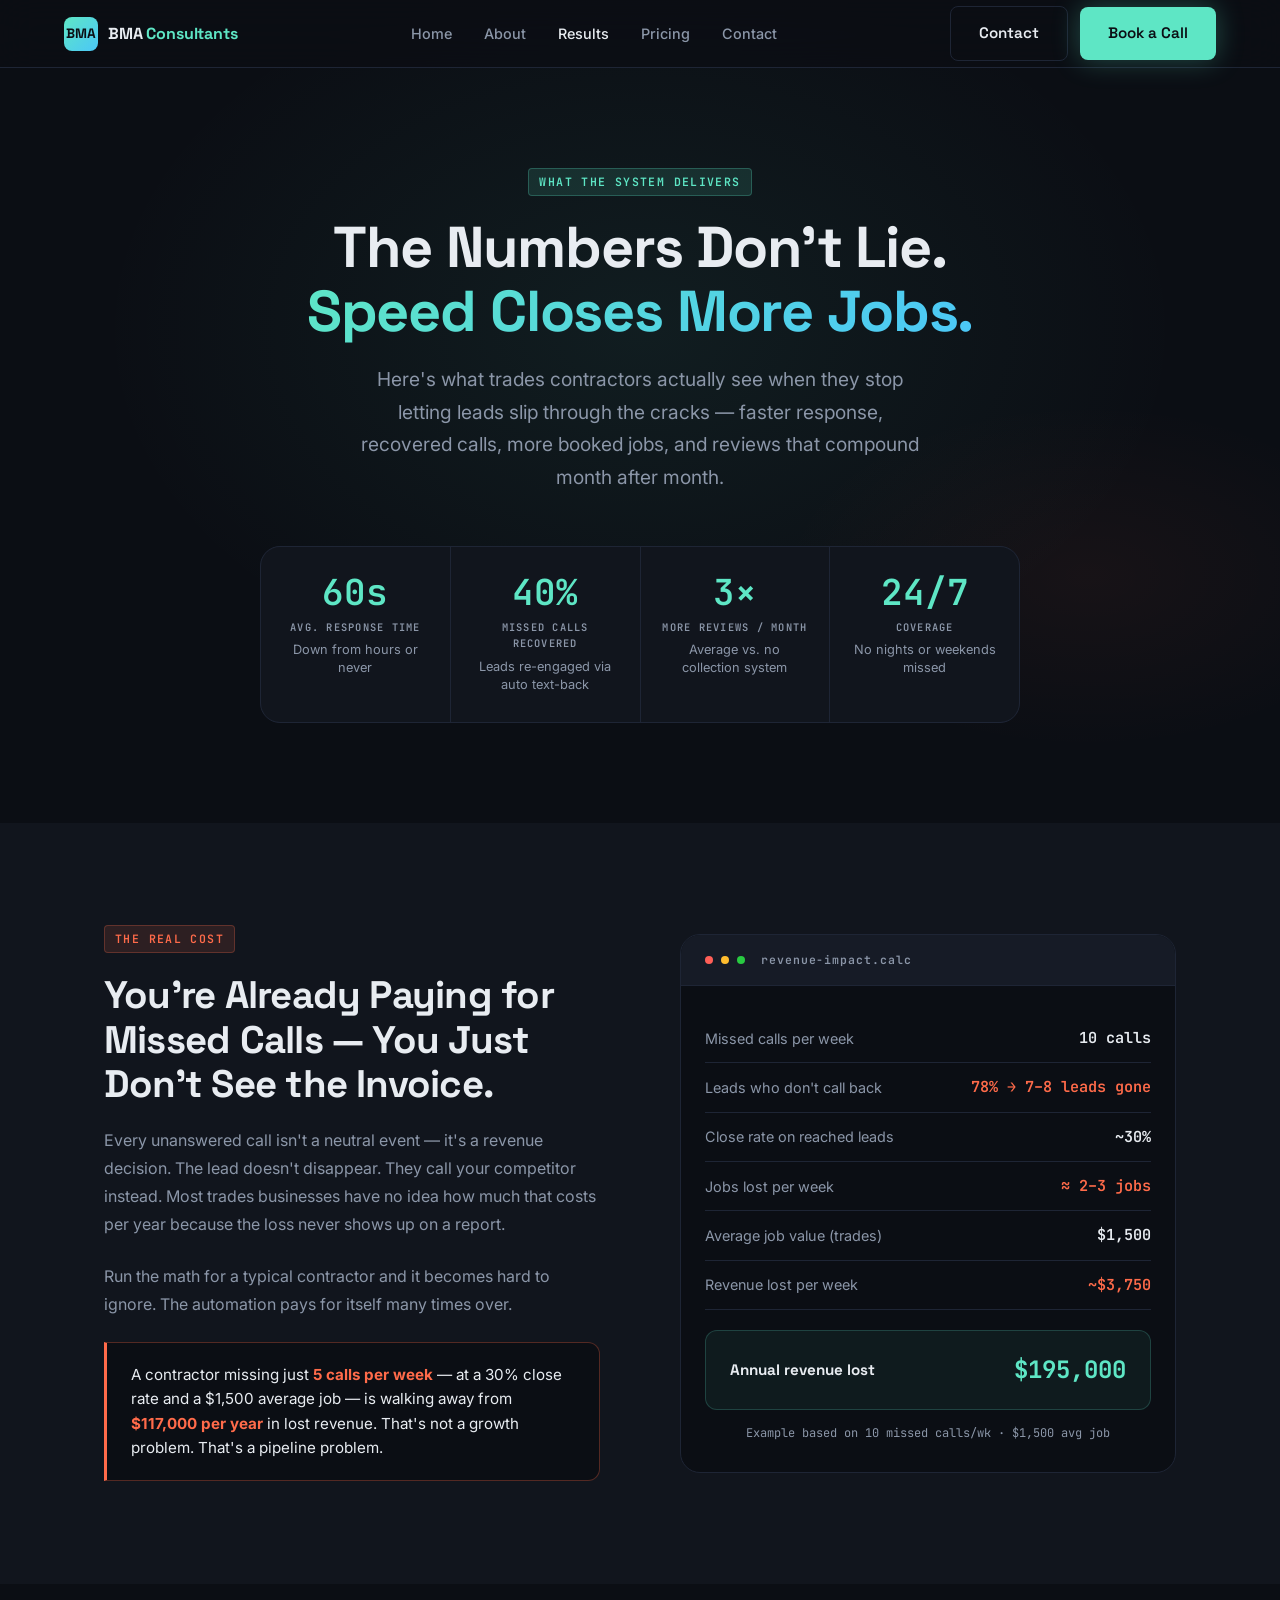
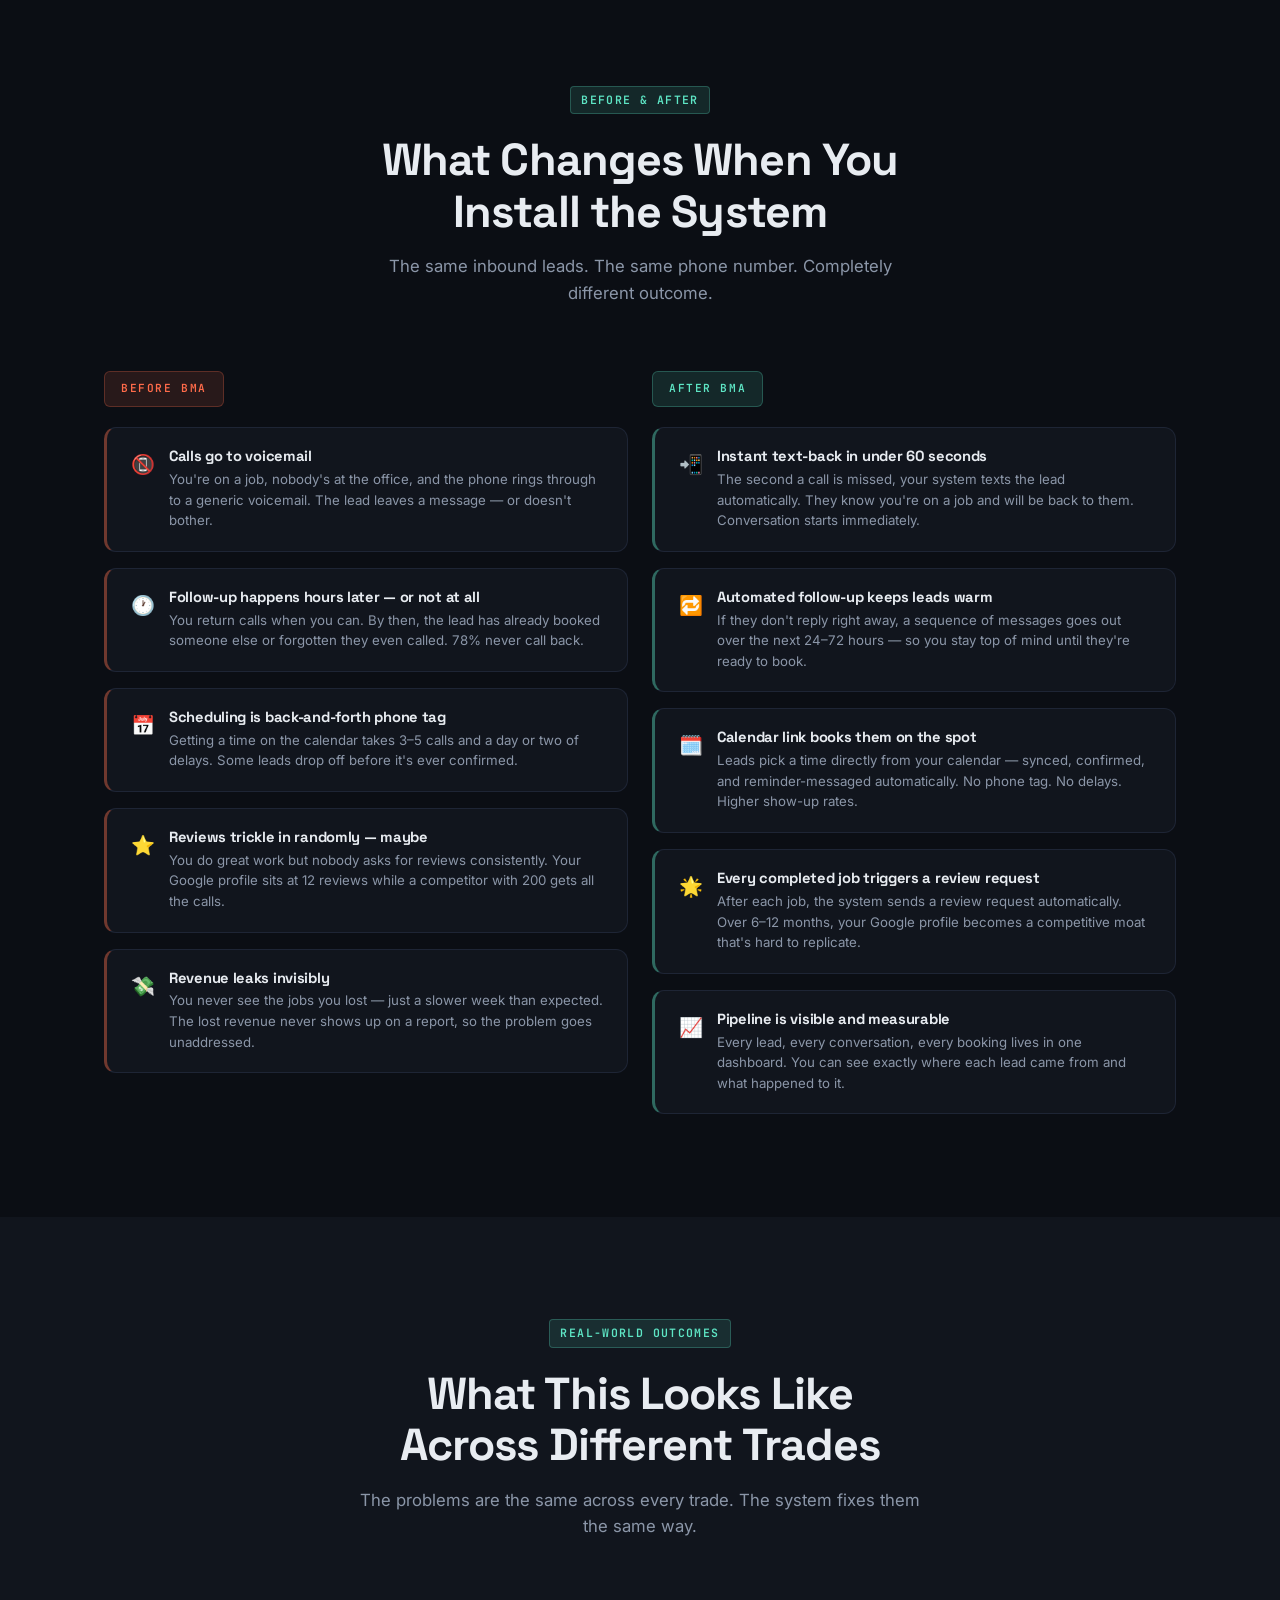
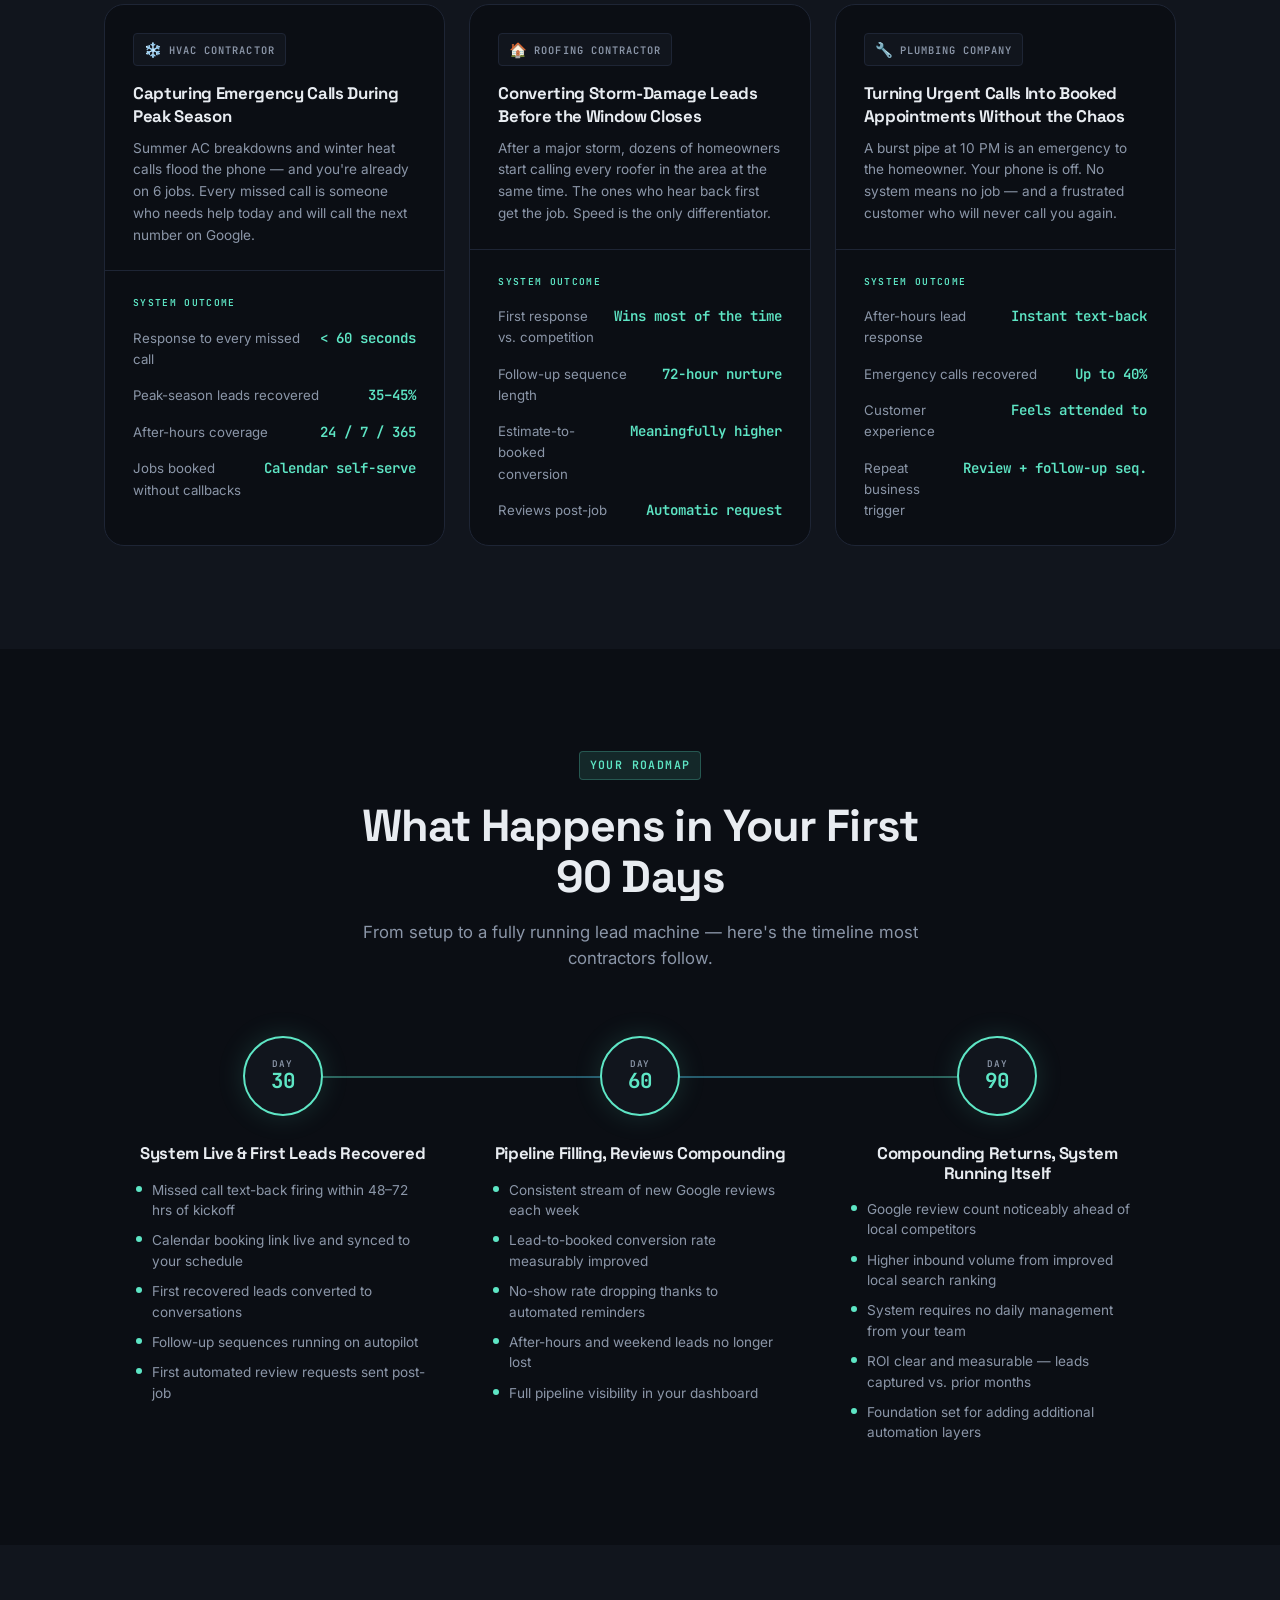
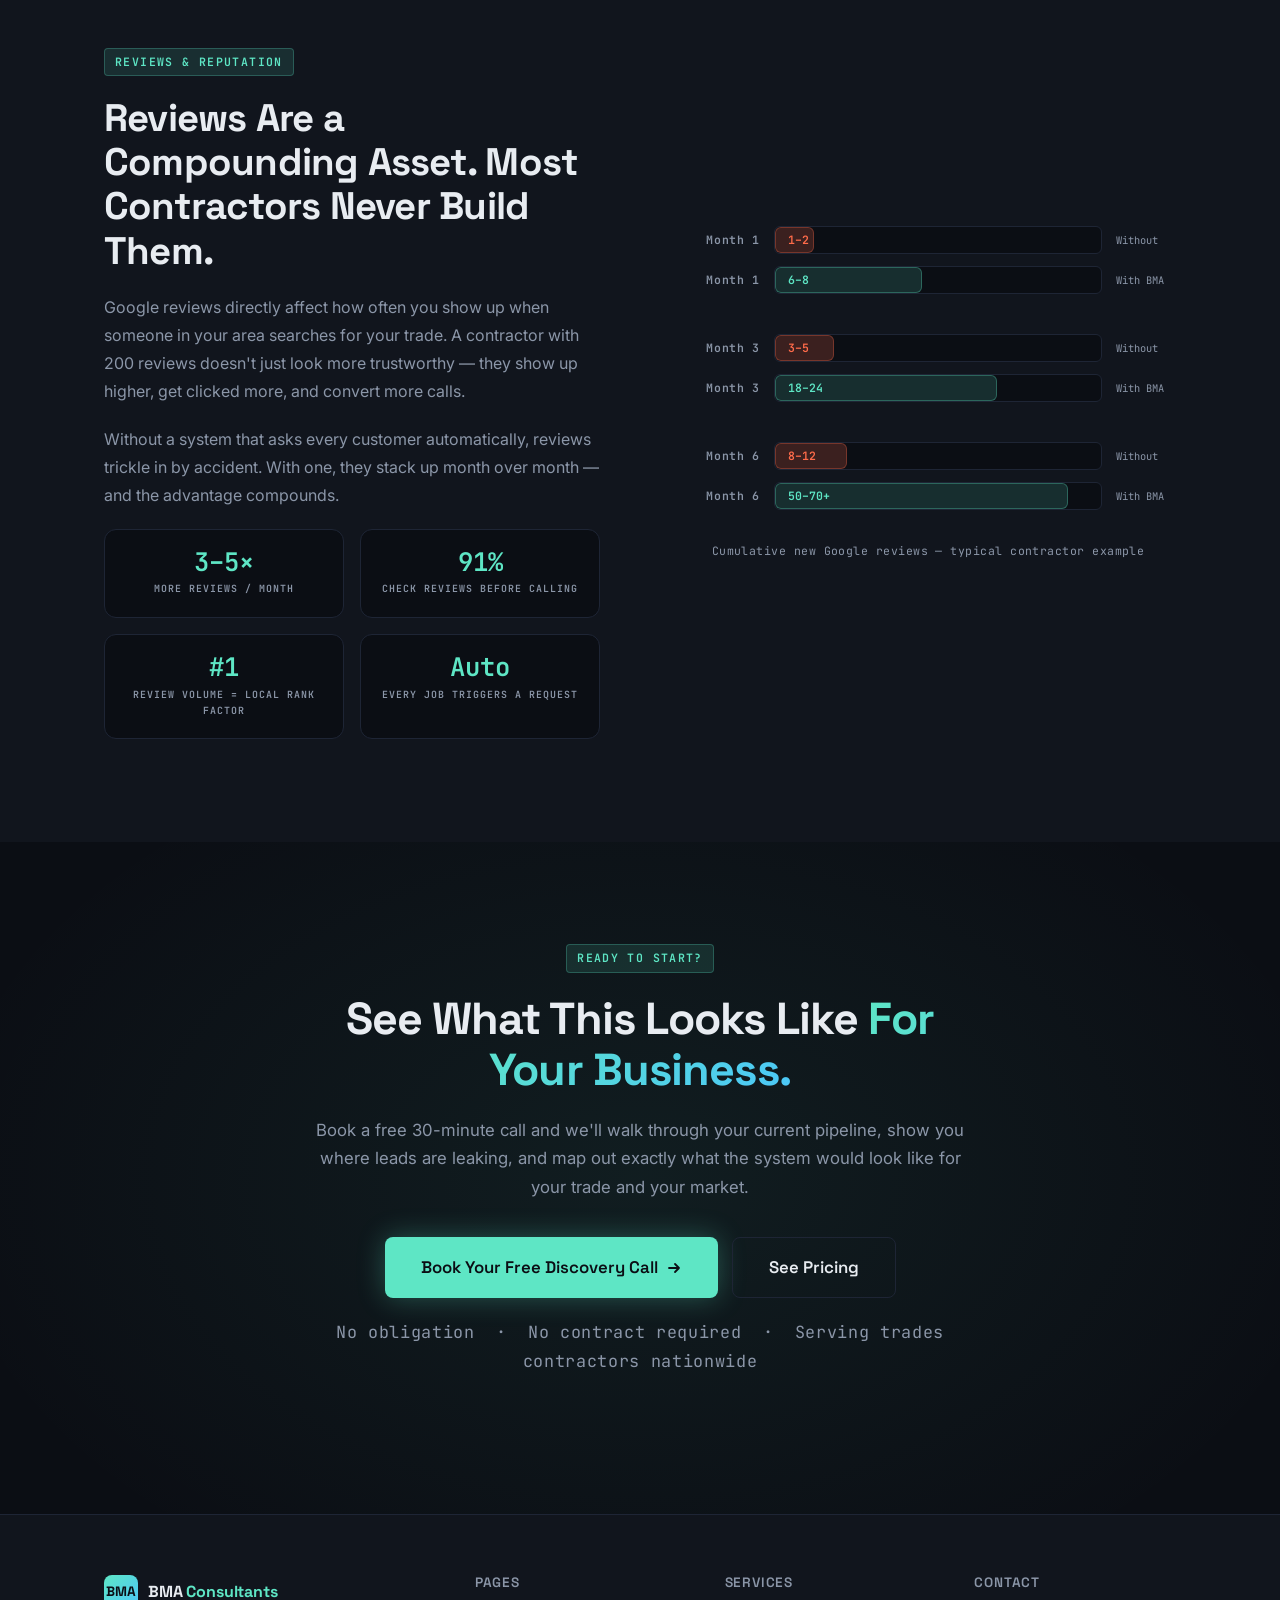
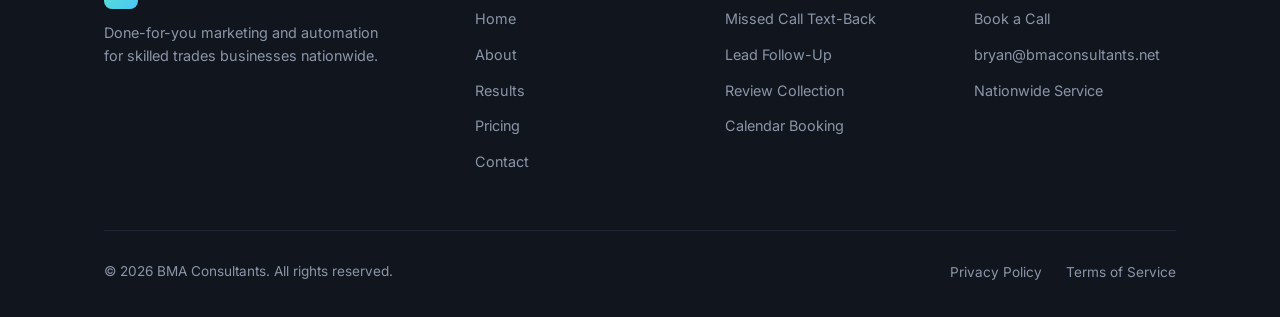
<file: results.html>
<!DOCTYPE html>
<html lang="en">
<head>
  <meta charset="UTF-8" />
  <meta name="viewport" content="width=device-width, initial-scale=1.0" />
  <title>Results — BMA Consultants</title>
  <meta name="description" content="See what happens when trades contractors install BMA's automation system — faster response times, recovered leads, more booked jobs, and a compounding stream of Google reviews." />
  <link rel="preconnect" href="https://fonts.googleapis.com" />
  <link rel="preconnect" href="https://fonts.gstatic.com" crossorigin />
  <link rel="stylesheet" href="css/style.css" />
  <link rel="stylesheet" href="css/results.css" />
</head>
<body>

  <!-- ═══════════════════════════  NAV  ══════════════════════════════ -->
  <nav class="nav" role="navigation" aria-label="Main navigation">
    <a href="index.html" class="nav-logo" aria-label="BMA Consultants Home">
      <div class="nav-logo-mark" aria-hidden="true">BMA</div>
      <div class="nav-logo-text">BMA <span>Consultants</span></div>
    </a>
    <ul class="nav-links">
      <li><a href="index.html">Home</a></li>
      <li><a href="about.html">About</a></li>
      <li><a href="results.html" class="active">Results</a></li>
      <li><a href="pricing.html">Pricing</a></li>
      <li><a href="contact.html">Contact</a></li>
    </ul>
    <div class="nav-cta">
      <a href="contact.html" class="btn btn-outline">Contact</a>
      <a href="contact.html#book" class="btn btn-primary">Book a Call</a>
    </div>
    <button class="hamburger" aria-label="Toggle menu" aria-expanded="false">
      <span></span><span></span><span></span>
    </button>
  </nav>

  <div class="mobile-menu" role="navigation" aria-label="Mobile navigation">
    <a href="index.html">Home</a>
    <a href="about.html">About</a>
    <a href="results.html">Results</a>
    <a href="pricing.html">Pricing</a>
    <a href="contact.html">Contact</a>
    <a href="contact.html#book" class="btn btn-primary">Book a Discovery Call</a>
  </div>

  <main>

    <!-- ══════════════════════  PAGE HERO  ═══════════════════════════ -->
    <section class="results-hero" aria-label="Results hero">
      <div class="results-hero-bg" aria-hidden="true"></div>
      <div class="container">
        <div class="results-hero-inner">
          <div class="tag" aria-hidden="true">What the System Delivers</div>
          <h1>
            The Numbers Don't Lie.<br>
            <span class="gradient-text">Speed Closes More Jobs.</span>
          </h1>
          <p>
            Here's what trades contractors actually see when they stop letting leads slip through the cracks — faster response, recovered calls, more booked jobs, and reviews that compound month after month.
          </p>

          <div class="hero-metrics" role="list">
            <div class="hero-metric" role="listitem">
              <div class="hero-metric-value" data-target="60" data-suffix="s">&lt;60s</div>
              <div class="hero-metric-label">Avg. Response Time</div>
              <div class="hero-metric-sub">Down from hours or never</div>
            </div>
            <div class="hero-metric" role="listitem">
              <div class="hero-metric-value" data-target="40" data-suffix="%">40%</div>
              <div class="hero-metric-label">Missed Calls Recovered</div>
              <div class="hero-metric-sub">Leads re-engaged via auto text-back</div>
            </div>
            <div class="hero-metric" role="listitem">
              <div class="hero-metric-value" data-target="3" data-suffix="×" data-decimals="0">3×</div>
              <div class="hero-metric-label">More Reviews / Month</div>
              <div class="hero-metric-sub">Average vs. no collection system</div>
            </div>
            <div class="hero-metric" role="listitem">
              <div class="hero-metric-value">24/7</div>
              <div class="hero-metric-label">Coverage</div>
              <div class="hero-metric-sub">No nights or weekends missed</div>
            </div>
          </div>
        </div>
      </div>
    </section>

    <!-- ══════════════════════  THE MATH  ════════════════════════════ -->
    <section class="the-math section" aria-labelledby="math-heading">
      <div class="container">
        <div class="math-inner">

          <div class="math-text">
            <div class="tag tag-orange" aria-hidden="true">The Real Cost</div>
            <h2 id="math-heading">You're Already Paying for Missed Calls — You Just Don't See the Invoice.</h2>
            <p>
              Every unanswered call isn't a neutral event — it's a revenue decision. The lead doesn't disappear. They call your competitor instead. Most trades businesses have no idea how much that costs per year because the loss never shows up on a report.
            </p>
            <p>
              Run the math for a typical contractor and it becomes hard to ignore. The automation pays for itself many times over.
            </p>
            <div class="math-callout">
              <p>
                A contractor missing just <strong>5 calls per week</strong> — at a 30% close rate and a $1,500 average job — is walking away from <strong>$117,000 per year</strong> in lost revenue. That's not a growth problem. That's a pipeline problem.
              </p>
            </div>
          </div>

          <div class="math-calculator" role="region" aria-label="Revenue loss calculator example">
            <div class="calc-header" aria-hidden="true">
              <div class="calc-header-dot"></div>
              <div class="calc-header-dot"></div>
              <div class="calc-header-dot"></div>
              <span class="calc-header-title">revenue-impact.calc</span>
            </div>
            <div class="calc-body">
              <div class="calc-row">
                <span class="calc-row-label">Missed calls per week</span>
                <span class="calc-row-value">10 calls</span>
              </div>
              <div class="calc-row">
                <span class="calc-row-label">Leads who don't call back</span>
                <span class="calc-row-value negative">78% → 7–8 leads gone</span>
              </div>
              <div class="calc-row">
                <span class="calc-row-label">Close rate on reached leads</span>
                <span class="calc-row-value">~30%</span>
              </div>
              <div class="calc-row">
                <span class="calc-row-label">Jobs lost per week</span>
                <span class="calc-row-value negative">≈ 2–3 jobs</span>
              </div>
              <div class="calc-row">
                <span class="calc-row-label">Average job value (trades)</span>
                <span class="calc-row-value">$1,500</span>
              </div>
              <div class="calc-row">
                <span class="calc-row-label">Revenue lost per week</span>
                <span class="calc-row-value negative">~$3,750</span>
              </div>
              <div class="calc-total">
                <span class="calc-total-label">Annual revenue lost</span>
                <span class="calc-total-value">$195,000</span>
              </div>
              <p class="calc-note">Example based on 10 missed calls/wk · $1,500 avg job</p>
            </div>
          </div>

        </div>
      </div>
    </section>

    <!-- ══════════════════════  BEFORE / AFTER  ══════════════════════ -->
    <section class="before-after section" aria-labelledby="ba-heading">
      <div class="container">
        <div class="ba-header">
          <div class="tag" aria-hidden="true">Before &amp; After</div>
          <h2 id="ba-heading">What Changes When You Install the System</h2>
          <p>The same inbound leads. The same phone number. Completely different outcome.</p>
        </div>

        <div class="ba-grid">

          <div class="ba-column before">
            <div class="ba-column-label before">Before BMA</div>
            <div class="ba-items" role="list">

              <div class="ba-item" role="listitem">
                <span class="ba-item-icon" aria-hidden="true">📵</span>
                <div class="ba-item-text">
                  <h4>Calls go to voicemail</h4>
                  <p>You're on a job, nobody's at the office, and the phone rings through to a generic voicemail. The lead leaves a message — or doesn't bother.</p>
                </div>
              </div>

              <div class="ba-item" role="listitem">
                <span class="ba-item-icon" aria-hidden="true">🕐</span>
                <div class="ba-item-text">
                  <h4>Follow-up happens hours later — or not at all</h4>
                  <p>You return calls when you can. By then, the lead has already booked someone else or forgotten they even called. 78% never call back.</p>
                </div>
              </div>

              <div class="ba-item" role="listitem">
                <span class="ba-item-icon" aria-hidden="true">📅</span>
                <div class="ba-item-text">
                  <h4>Scheduling is back-and-forth phone tag</h4>
                  <p>Getting a time on the calendar takes 3–5 calls and a day or two of delays. Some leads drop off before it's ever confirmed.</p>
                </div>
              </div>

              <div class="ba-item" role="listitem">
                <span class="ba-item-icon" aria-hidden="true">⭐</span>
                <div class="ba-item-text">
                  <h4>Reviews trickle in randomly — maybe</h4>
                  <p>You do great work but nobody asks for reviews consistently. Your Google profile sits at 12 reviews while a competitor with 200 gets all the calls.</p>
                </div>
              </div>

              <div class="ba-item" role="listitem">
                <span class="ba-item-icon" aria-hidden="true">💸</span>
                <div class="ba-item-text">
                  <h4>Revenue leaks invisibly</h4>
                  <p>You never see the jobs you lost — just a slower week than expected. The lost revenue never shows up on a report, so the problem goes unaddressed.</p>
                </div>
              </div>

            </div>
          </div>

          <div class="ba-column after">
            <div class="ba-column-label after">After BMA</div>
            <div class="ba-items" role="list">

              <div class="ba-item" role="listitem">
                <span class="ba-item-icon" aria-hidden="true">📲</span>
                <div class="ba-item-text">
                  <h4>Instant text-back in under 60 seconds</h4>
                  <p>The second a call is missed, your system texts the lead automatically. They know you're on a job and will be back to them. Conversation starts immediately.</p>
                </div>
              </div>

              <div class="ba-item" role="listitem">
                <span class="ba-item-icon" aria-hidden="true">🔁</span>
                <div class="ba-item-text">
                  <h4>Automated follow-up keeps leads warm</h4>
                  <p>If they don't reply right away, a sequence of messages goes out over the next 24–72 hours — so you stay top of mind until they're ready to book.</p>
                </div>
              </div>

              <div class="ba-item" role="listitem">
                <span class="ba-item-icon" aria-hidden="true">🗓️</span>
                <div class="ba-item-text">
                  <h4>Calendar link books them on the spot</h4>
                  <p>Leads pick a time directly from your calendar — synced, confirmed, and reminder-messaged automatically. No phone tag. No delays. Higher show-up rates.</p>
                </div>
              </div>

              <div class="ba-item" role="listitem">
                <span class="ba-item-icon" aria-hidden="true">🌟</span>
                <div class="ba-item-text">
                  <h4>Every completed job triggers a review request</h4>
                  <p>After each job, the system sends a review request automatically. Over 6–12 months, your Google profile becomes a competitive moat that's hard to replicate.</p>
                </div>
              </div>

              <div class="ba-item" role="listitem">
                <span class="ba-item-icon" aria-hidden="true">📈</span>
                <div class="ba-item-text">
                  <h4>Pipeline is visible and measurable</h4>
                  <p>Every lead, every conversation, every booking lives in one dashboard. You can see exactly where each lead came from and what happened to it.</p>
                </div>
              </div>

            </div>
          </div>

        </div>
      </div>
    </section>

    <!-- ══════════════════════  OUTCOME SCENARIOS  ════════════════════ -->
    <section class="scenarios section" aria-labelledby="scenarios-heading">
      <div class="container">
        <div class="scenarios-header">
          <div class="tag" aria-hidden="true">Real-World Outcomes</div>
          <h2 id="scenarios-heading">What This Looks Like Across Different Trades</h2>
          <p>The problems are the same across every trade. The system fixes them the same way.</p>
        </div>

        <div class="scenario-cards" role="list">

          <article class="scenario-card" role="listitem">
            <div class="scenario-card-top">
              <div class="scenario-trade-badge"><span aria-hidden="true">❄️</span> HVAC Contractor</div>
              <h3>Capturing Emergency Calls During Peak Season</h3>
              <p>Summer AC breakdowns and winter heat calls flood the phone — and you're already on 6 jobs. Every missed call is someone who needs help today and will call the next number on Google.</p>
            </div>
            <div class="scenario-card-bottom">
              <div class="scenario-results-label">System Outcome</div>
              <div class="scenario-results">
                <div class="scenario-result-item">
                  <span class="scenario-result-desc">Response to every missed call</span>
                  <span class="scenario-result-value">&lt; 60 seconds</span>
                </div>
                <div class="scenario-result-item">
                  <span class="scenario-result-desc">Peak-season leads recovered</span>
                  <span class="scenario-result-value">35–45%</span>
                </div>
                <div class="scenario-result-item">
                  <span class="scenario-result-desc">After-hours coverage</span>
                  <span class="scenario-result-value">24 / 7 / 365</span>
                </div>
                <div class="scenario-result-item">
                  <span class="scenario-result-desc">Jobs booked without callbacks</span>
                  <span class="scenario-result-value">Calendar self-serve</span>
                </div>
              </div>
            </div>
          </article>

          <article class="scenario-card" role="listitem">
            <div class="scenario-card-top">
              <div class="scenario-trade-badge"><span aria-hidden="true">🏠</span> Roofing Contractor</div>
              <h3>Converting Storm-Damage Leads Before the Window Closes</h3>
              <p>After a major storm, dozens of homeowners start calling every roofer in the area at the same time. The ones who hear back first get the job. Speed is the only differentiator.</p>
            </div>
            <div class="scenario-card-bottom">
              <div class="scenario-results-label">System Outcome</div>
              <div class="scenario-results">
                <div class="scenario-result-item">
                  <span class="scenario-result-desc">First response vs. competition</span>
                  <span class="scenario-result-value">Wins most of the time</span>
                </div>
                <div class="scenario-result-item">
                  <span class="scenario-result-desc">Follow-up sequence length</span>
                  <span class="scenario-result-value">72-hour nurture</span>
                </div>
                <div class="scenario-result-item">
                  <span class="scenario-result-desc">Estimate-to-booked conversion</span>
                  <span class="scenario-result-value">Meaningfully higher</span>
                </div>
                <div class="scenario-result-item">
                  <span class="scenario-result-desc">Reviews post-job</span>
                  <span class="scenario-result-value">Automatic request</span>
                </div>
              </div>
            </div>
          </article>

          <article class="scenario-card" role="listitem">
            <div class="scenario-card-top">
              <div class="scenario-trade-badge"><span aria-hidden="true">🔧</span> Plumbing Company</div>
              <h3>Turning Urgent Calls Into Booked Appointments Without the Chaos</h3>
              <p>A burst pipe at 10 PM is an emergency to the homeowner. Your phone is off. No system means no job — and a frustrated customer who will never call you again.</p>
            </div>
            <div class="scenario-card-bottom">
              <div class="scenario-results-label">System Outcome</div>
              <div class="scenario-results">
                <div class="scenario-result-item">
                  <span class="scenario-result-desc">After-hours lead response</span>
                  <span class="scenario-result-value">Instant text-back</span>
                </div>
                <div class="scenario-result-item">
                  <span class="scenario-result-desc">Emergency calls recovered</span>
                  <span class="scenario-result-value">Up to 40%</span>
                </div>
                <div class="scenario-result-item">
                  <span class="scenario-result-desc">Customer experience</span>
                  <span class="scenario-result-value">Feels attended to</span>
                </div>
                <div class="scenario-result-item">
                  <span class="scenario-result-desc">Repeat business trigger</span>
                  <span class="scenario-result-value">Review + follow-up seq.</span>
                </div>
              </div>
            </div>
          </article>

        </div>
      </div>
    </section>

    <!-- ══════════════════════  TIMELINE  ════════════════════════════ -->
    <section class="timeline-section section" aria-labelledby="timeline-heading">
      <div class="container">
        <div class="timeline-header">
          <div class="tag" aria-hidden="true">Your Roadmap</div>
          <h2 id="timeline-heading">What Happens in Your First 90 Days</h2>
          <p>From setup to a fully running lead machine — here's the timeline most contractors follow.</p>
        </div>

        <div class="timeline" role="list">

          <div class="timeline-item" role="listitem">
            <div class="timeline-marker" aria-label="Day 30">
              <span class="timeline-marker-day">Day</span>
              <span class="timeline-marker-num">30</span>
            </div>
            <h3>System Live &amp; First Leads Recovered</h3>
            <ul class="timeline-milestones">
              <li><span class="timeline-dot" aria-hidden="true"></span>Missed call text-back firing within 48–72 hrs of kickoff</li>
              <li><span class="timeline-dot" aria-hidden="true"></span>Calendar booking link live and synced to your schedule</li>
              <li><span class="timeline-dot" aria-hidden="true"></span>First recovered leads converted to conversations</li>
              <li><span class="timeline-dot" aria-hidden="true"></span>Follow-up sequences running on autopilot</li>
              <li><span class="timeline-dot" aria-hidden="true"></span>First automated review requests sent post-job</li>
            </ul>
          </div>

          <div class="timeline-item" role="listitem">
            <div class="timeline-marker" aria-label="Day 60">
              <span class="timeline-marker-day">Day</span>
              <span class="timeline-marker-num">60</span>
            </div>
            <h3>Pipeline Filling, Reviews Compounding</h3>
            <ul class="timeline-milestones">
              <li><span class="timeline-dot" aria-hidden="true"></span>Consistent stream of new Google reviews each week</li>
              <li><span class="timeline-dot" aria-hidden="true"></span>Lead-to-booked conversion rate measurably improved</li>
              <li><span class="timeline-dot" aria-hidden="true"></span>No-show rate dropping thanks to automated reminders</li>
              <li><span class="timeline-dot" aria-hidden="true"></span>After-hours and weekend leads no longer lost</li>
              <li><span class="timeline-dot" aria-hidden="true"></span>Full pipeline visibility in your dashboard</li>
            </ul>
          </div>

          <div class="timeline-item" role="listitem">
            <div class="timeline-marker" aria-label="Day 90">
              <span class="timeline-marker-day">Day</span>
              <span class="timeline-marker-num">90</span>
            </div>
            <h3>Compounding Returns, System Running Itself</h3>
            <ul class="timeline-milestones">
              <li><span class="timeline-dot" aria-hidden="true"></span>Google review count noticeably ahead of local competitors</li>
              <li><span class="timeline-dot" aria-hidden="true"></span>Higher inbound volume from improved local search ranking</li>
              <li><span class="timeline-dot" aria-hidden="true"></span>System requires no daily management from your team</li>
              <li><span class="timeline-dot" aria-hidden="true"></span>ROI clear and measurable — leads captured vs. prior months</li>
              <li><span class="timeline-dot" aria-hidden="true"></span>Foundation set for adding additional automation layers</li>
            </ul>
          </div>

        </div>
      </div>
    </section>

    <!-- ══════════════════════  REVIEW VELOCITY  ═════════════════════ -->
    <section class="review-velocity section" aria-labelledby="rv-heading">
      <div class="container">
        <div class="rv-inner">

          <div class="rv-text">
            <div class="tag" aria-hidden="true">Reviews &amp; Reputation</div>
            <h2 id="rv-heading">Reviews Are a Compounding Asset. Most Contractors Never Build Them.</h2>
            <p>
              Google reviews directly affect how often you show up when someone in your area searches for your trade. A contractor with 200 reviews doesn't just look more trustworthy — they show up higher, get clicked more, and convert more calls.
            </p>
            <p>
              Without a system that asks every customer automatically, reviews trickle in by accident. With one, they stack up month over month — and the advantage compounds.
            </p>
            <div class="rv-stats" role="list">
              <div class="rv-stat" role="listitem">
                <div class="rv-stat-val">3–5×</div>
                <div class="rv-stat-label">More reviews / month</div>
              </div>
              <div class="rv-stat" role="listitem">
                <div class="rv-stat-val">91%</div>
                <div class="rv-stat-label">Check reviews before calling</div>
              </div>
              <div class="rv-stat" role="listitem">
                <div class="rv-stat-val">#1</div>
                <div class="rv-stat-label">Review volume = local rank factor</div>
              </div>
              <div class="rv-stat" role="listitem">
                <div class="rv-stat-val">Auto</div>
                <div class="rv-stat-label">Every job triggers a request</div>
              </div>
            </div>
          </div>

          <div class="rv-visual" aria-label="Review growth chart: before vs after BMA" role="img">
            <div class="rv-bar-row">
              <span class="rv-bar-label mono">Month 1</span>
              <div class="rv-bar-track">
                <div class="rv-bar-fill before-fill" style="width:12%">1–2</div>
              </div>
              <span class="rv-bar-month mono">Without</span>
            </div>
            <div class="rv-bar-row">
              <span class="rv-bar-label mono">Month 1</span>
              <div class="rv-bar-track">
                <div class="rv-bar-fill after-fill" style="width:45%">6–8</div>
              </div>
              <span class="rv-bar-month mono">With BMA</span>
            </div>

            <div style="height:16px"></div>

            <div class="rv-bar-row">
              <span class="rv-bar-label mono">Month 3</span>
              <div class="rv-bar-track">
                <div class="rv-bar-fill before-fill" style="width:18%">3–5</div>
              </div>
              <span class="rv-bar-month mono">Without</span>
            </div>
            <div class="rv-bar-row">
              <span class="rv-bar-label mono">Month 3</span>
              <div class="rv-bar-track">
                <div class="rv-bar-fill after-fill" style="width:68%">18–24</div>
              </div>
              <span class="rv-bar-month mono">With BMA</span>
            </div>

            <div style="height:16px"></div>

            <div class="rv-bar-row">
              <span class="rv-bar-label mono">Month 6</span>
              <div class="rv-bar-track">
                <div class="rv-bar-fill before-fill" style="width:22%">8–12</div>
              </div>
              <span class="rv-bar-month mono">Without</span>
            </div>
            <div class="rv-bar-row">
              <span class="rv-bar-label mono">Month 6</span>
              <div class="rv-bar-track">
                <div class="rv-bar-fill after-fill" style="width:90%">50–70+</div>
              </div>
              <span class="rv-bar-month mono">With BMA</span>
            </div>

            <p style="font-size:.72rem;color:var(--muted);font-family:var(--font-mono);margin-top:20px;text-align:center;letter-spacing:.04em;">
              Cumulative new Google reviews — typical contractor example
            </p>
          </div>

        </div>
      </div>
    </section>

    <!-- ══════════════════════════  CTA BAND  ════════════════════════ -->
    <section class="cta-band section" aria-labelledby="cta-heading">
      <div class="cta-band-bg" aria-hidden="true"></div>
      <div class="container">
        <div class="cta-band-inner">
          <div class="tag" style="display:inline-flex;margin-inline:auto;" aria-hidden="true">Ready to Start?</div>
          <h2 id="cta-heading">
            See What This Looks Like <span class="gradient-text">For Your Business.</span>
          </h2>
          <p>
            Book a free 30-minute call and we'll walk through your current pipeline, show you where leads are leaking, and map out exactly what the system would look like for your trade and your market.
          </p>
          <div class="cta-band-actions">
            <a href="contact.html#book" class="btn btn-primary btn-lg">
              Book Your Free Discovery Call
              <svg width="16" height="16" viewBox="0 0 16 16" fill="none" aria-hidden="true">
                <path d="M3 8h10M9 4l4 4-4 4" stroke="currentColor" stroke-width="1.8" stroke-linecap="round" stroke-linejoin="round"/>
              </svg>
            </a>
            <a href="pricing.html" class="btn btn-outline btn-lg">See Pricing</a>
          </div>
          <p class="cta-band-note">No obligation &nbsp;·&nbsp; No contract required &nbsp;·&nbsp; Serving trades contractors nationwide</p>
        </div>
      </div>
    </section>

  </main>

  <!-- ═══════════════════════════  FOOTER  ═════════════════════════ -->
  <footer class="footer" aria-label="Site footer">
    <div class="container">
      <div class="footer-grid">
        <div class="footer-brand">
          <a href="index.html" class="nav-logo" aria-label="BMA Consultants Home">
            <div class="nav-logo-mark" aria-hidden="true">BMA</div>
            <div class="nav-logo-text">BMA <span>Consultants</span></div>
          </a>
          <p>Done-for-you marketing and automation for skilled trades businesses nationwide.</p>
        </div>
        <div class="footer-col">
          <h4>Pages</h4>
          <ul>
            <li><a href="index.html">Home</a></li>
            <li><a href="about.html">About</a></li>
            <li><a href="results.html">Results</a></li>
            <li><a href="pricing.html">Pricing</a></li>
            <li><a href="contact.html">Contact</a></li>
          </ul>
        </div>
        <div class="footer-col">
          <h4>Services</h4>
          <ul>
            <li><a href="pricing.html">Missed Call Text-Back</a></li>
            <li><a href="pricing.html">Lead Follow-Up</a></li>
            <li><a href="pricing.html">Review Collection</a></li>
            <li><a href="pricing.html">Calendar Booking</a></li>
          </ul>
        </div>
        <div class="footer-col">
          <h4>Contact</h4>
          <ul>
            <li><a href="contact.html#book">Book a Call</a></li>
            <li><a href="mailto:bryan@bmaconsultants.net">bryan@bmaconsultants.net</a></li>
            <li><a href="contact.html">Nationwide Service</a></li>
          </ul>
        </div>
      </div>
      <div class="footer-bottom">
        <p>&copy; <span id="footer-year">2025</span> BMA Consultants. All rights reserved.</p>
        <ul class="footer-bottom-links">
          <li><a href="privacy.html">Privacy Policy</a></li>
          <li><a href="terms.html">Terms of Service</a></li>
        </ul>
      </div>
    </div>
  </footer>

  <script src="js/main.js"></script>
  <script>document.getElementById('footer-year').textContent = new Date().getFullYear();</script>

<script src="https://widgets.leadconnectorhq.com/loader.js" data-resources-url="https://widgets.leadconnectorhq.com/chat-widget/loader.js" data-widget-id="6a5c2a47c02522215a5ad838" data-source="WEB_USER"></script>
</body>
</html>
</file>
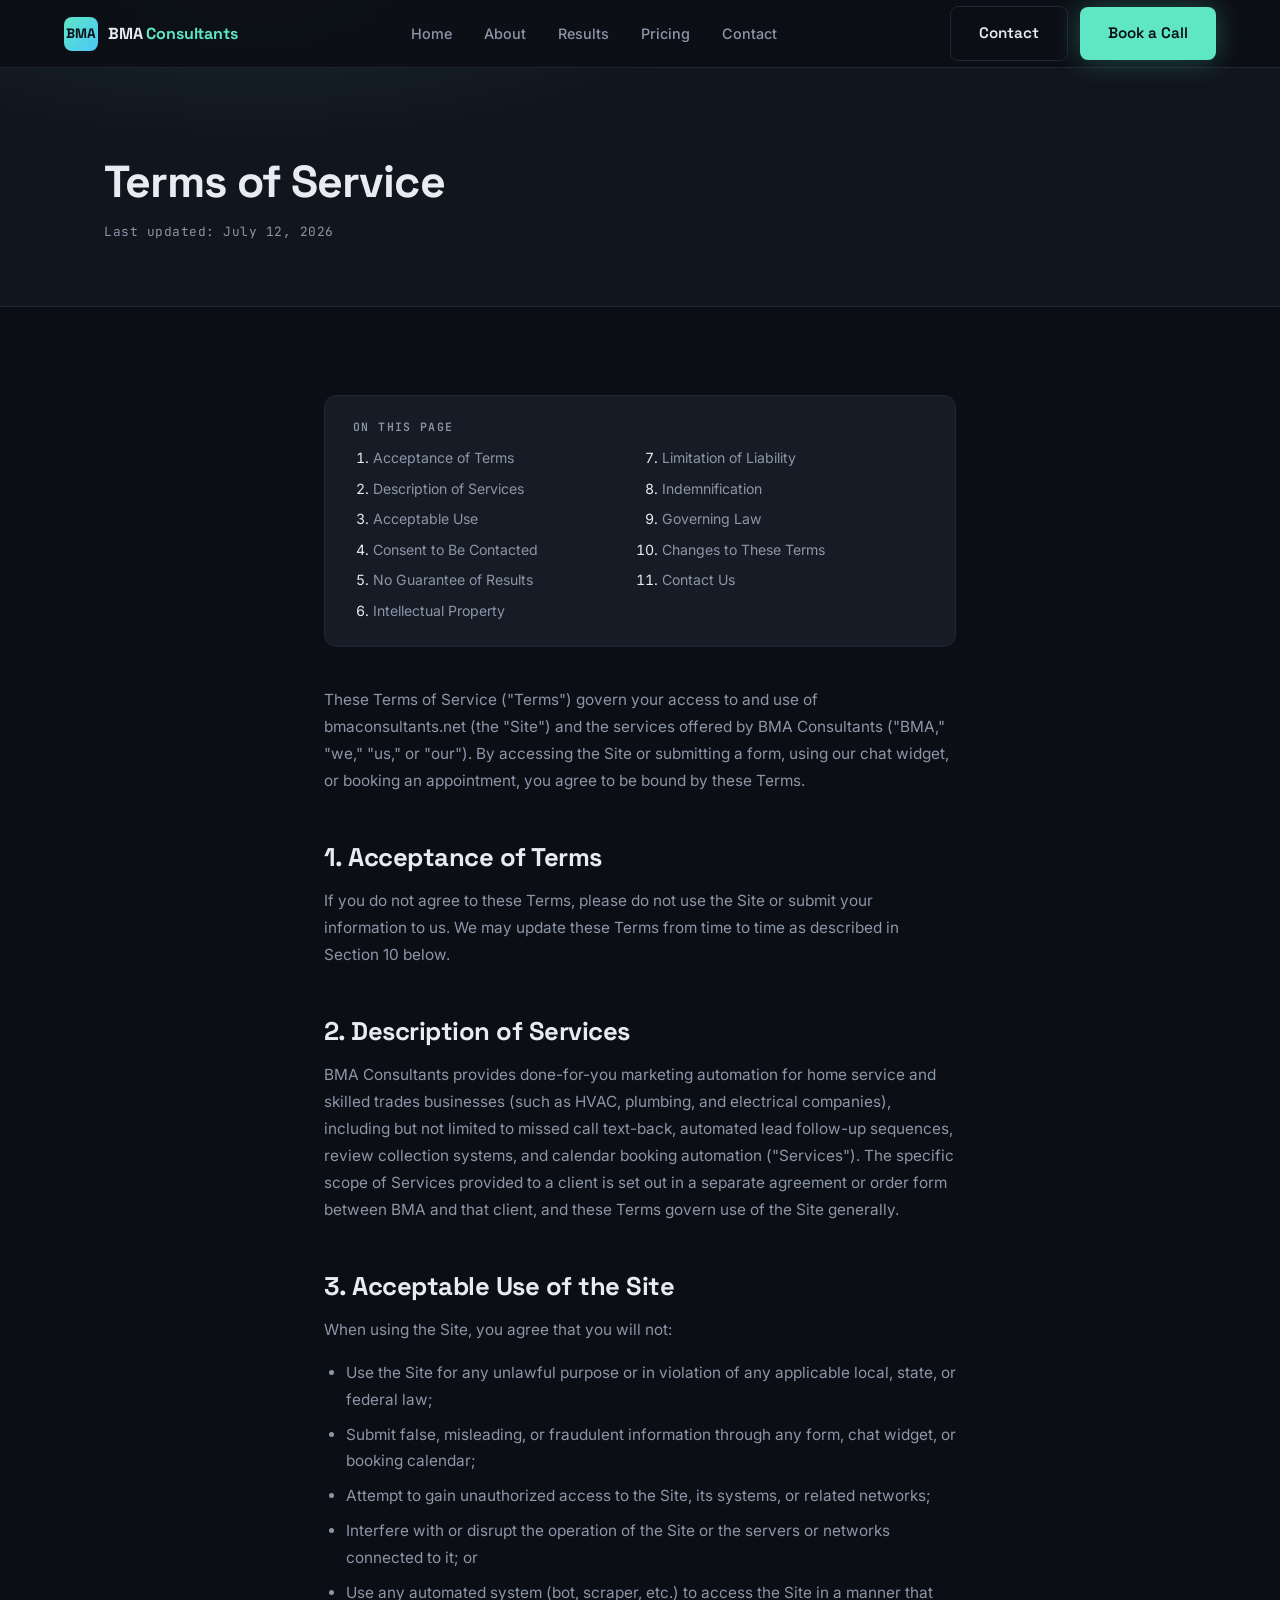
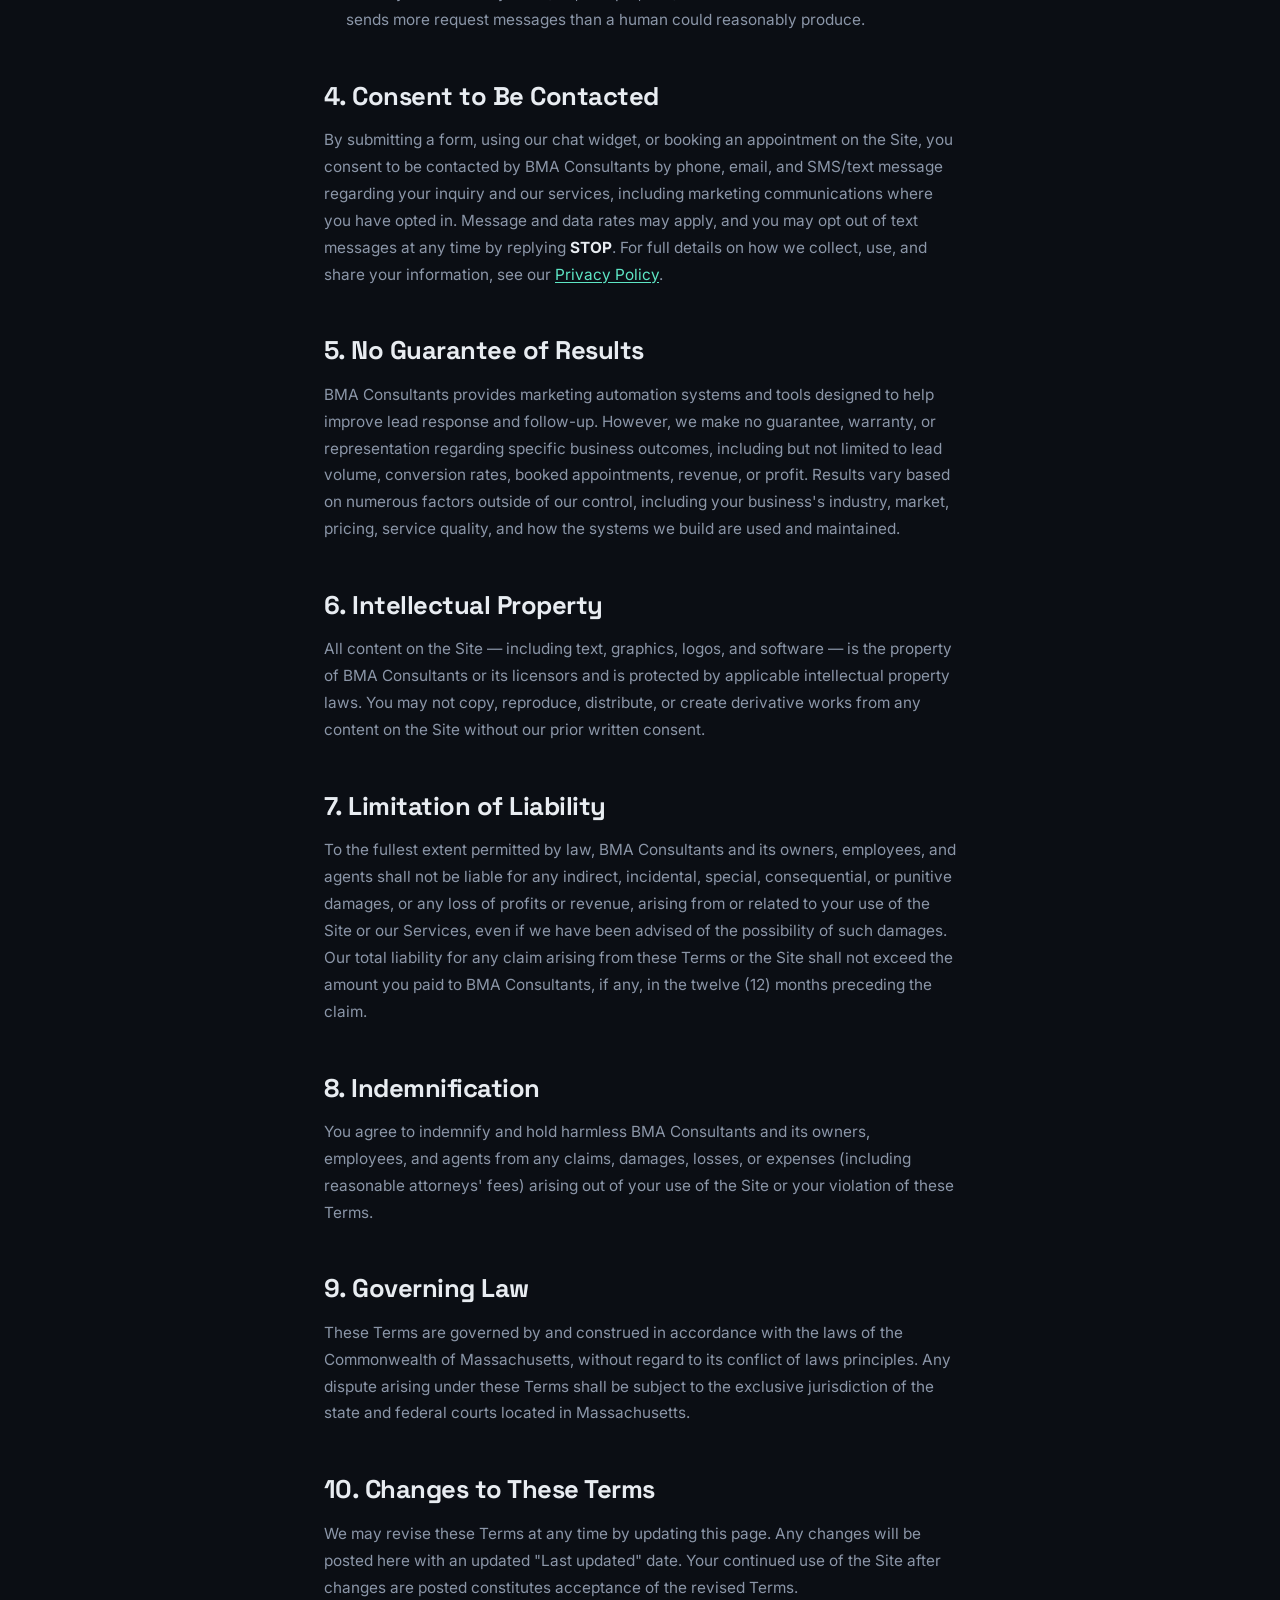
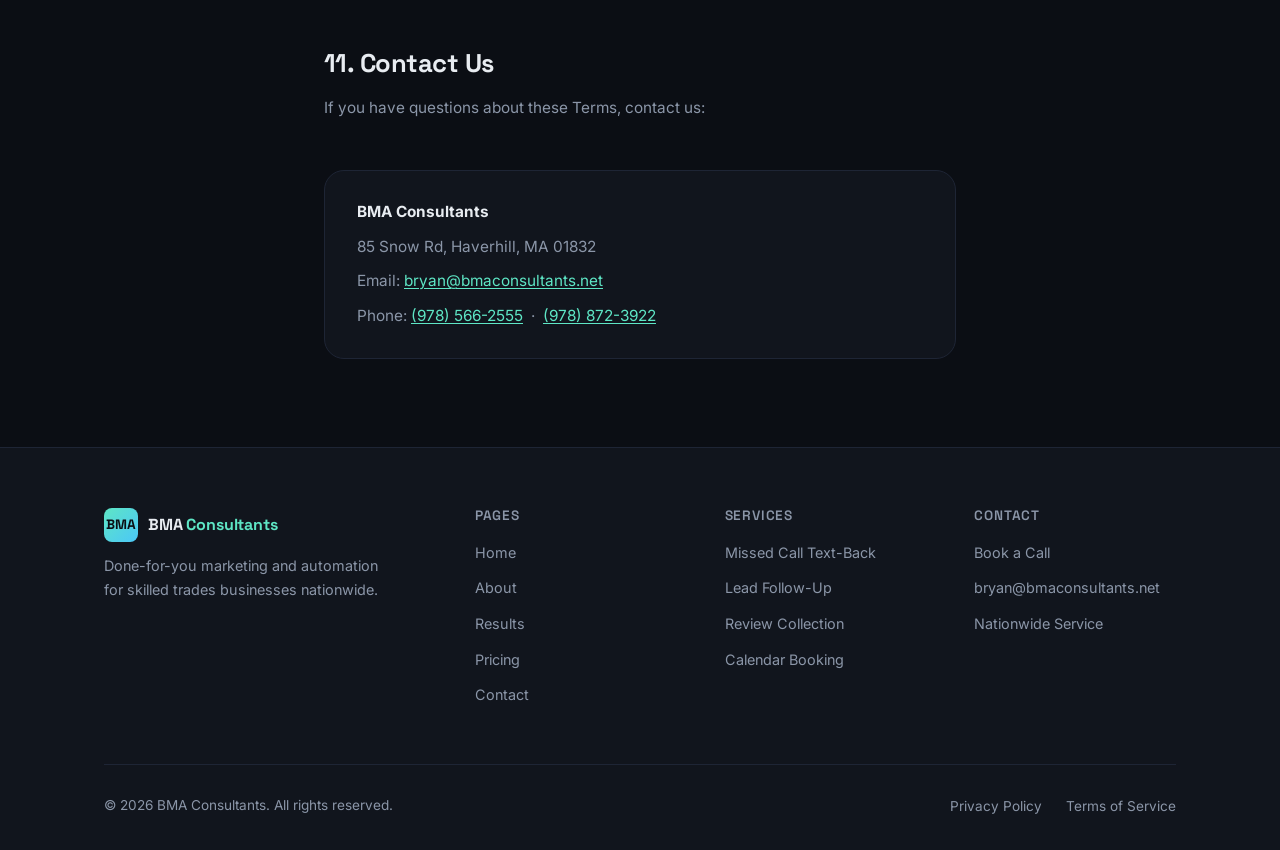
<file: terms.html>
<!DOCTYPE html>
<html lang="en">
<head>
  <meta charset="UTF-8" />
  <meta name="viewport" content="width=device-width, initial-scale=1.0" />
  <title>Terms of Service — BMA Consultants</title>
  <meta name="description" content="BMA Consultants Terms of Service — the terms governing your use of bmaconsultants.net and our marketing automation services." />
  <link rel="preconnect" href="https://fonts.googleapis.com" />
  <link rel="preconnect" href="https://fonts.gstatic.com" crossorigin />
  <link rel="stylesheet" href="css/style.css" />
  <link rel="stylesheet" href="css/legal.css" />
</head>
<body>

  <!-- ═══════════════════════════  NAV  ══════════════════════════════ -->
  <nav class="nav" role="navigation" aria-label="Main navigation">
    <a href="index.html" class="nav-logo" aria-label="BMA Consultants Home">
      <div class="nav-logo-mark" aria-hidden="true">BMA</div>
      <div class="nav-logo-text">BMA <span>Consultants</span></div>
    </a>

    <ul class="nav-links">
      <li><a href="index.html">Home</a></li>
      <li><a href="about.html">About</a></li>
      <li><a href="results.html">Results</a></li>
      <li><a href="pricing.html">Pricing</a></li>
      <li><a href="contact.html">Contact</a></li>
    </ul>

    <div class="nav-cta">
      <a href="contact.html" class="btn btn-outline">Contact</a>
      <a href="contact.html#book" class="btn btn-primary">Book a Call</a>
    </div>

    <button class="hamburger" aria-label="Toggle menu" aria-expanded="false">
      <span></span><span></span><span></span>
    </button>
  </nav>

  <div class="mobile-menu" role="navigation" aria-label="Mobile navigation">
    <a href="index.html">Home</a>
    <a href="about.html">About</a>
    <a href="results.html">Results</a>
    <a href="pricing.html">Pricing</a>
    <a href="contact.html">Contact</a>
    <a href="contact.html#book" class="btn btn-primary">Book a Discovery Call</a>
  </div>

  <main>

    <!-- ═══════════════════════  LEGAL HERO  ══════════════════════════ -->
    <section class="legal-hero" aria-label="Terms of Service header">
      <div class="legal-hero-bg" aria-hidden="true"></div>
      <div class="container">
        <div class="legal-hero-inner">
          <h1>Terms of Service</h1>
          <p class="legal-updated">Last updated: July 12, 2026</p>
        </div>
      </div>
    </section>

    <!-- ═══════════════════════  LEGAL CONTENT  ═══════════════════════ -->
    <section class="legal-content">
      <div class="container">

        <nav class="legal-toc" aria-label="Table of contents">
          <h2>On This Page</h2>
          <ol>
            <li><a href="#acceptance">Acceptance of Terms</a></li>
            <li><a href="#services">Description of Services</a></li>
            <li><a href="#acceptable-use">Acceptable Use</a></li>
            <li><a href="#contact-consent">Consent to Be Contacted</a></li>
            <li><a href="#no-guarantee">No Guarantee of Results</a></li>
            <li><a href="#ip">Intellectual Property</a></li>
            <li><a href="#liability">Limitation of Liability</a></li>
            <li><a href="#indemnification">Indemnification</a></li>
            <li><a href="#governing-law">Governing Law</a></li>
            <li><a href="#changes">Changes to These Terms</a></li>
            <li><a href="#contact">Contact Us</a></li>
          </ol>
        </nav>

        <div class="legal-body">

          <p>
            These Terms of Service ("Terms") govern your access to and use of bmaconsultants.net (the "Site") and the services offered by BMA Consultants ("BMA," "we," "us," or "our"). By accessing the Site or submitting a form, using our chat widget, or booking an appointment, you agree to be bound by these Terms.
          </p>

          <h2 id="acceptance">1. Acceptance of Terms</h2>
          <p>
            If you do not agree to these Terms, please do not use the Site or submit your information to us. We may update these Terms from time to time as described in Section 10 below.
          </p>

          <h2 id="services">2. Description of Services</h2>
          <p>
            BMA Consultants provides done-for-you marketing automation for home service and skilled trades businesses (such as HVAC, plumbing, and electrical companies), including but not limited to missed call text-back, automated lead follow-up sequences, review collection systems, and calendar booking automation ("Services"). The specific scope of Services provided to a client is set out in a separate agreement or order form between BMA and that client, and these Terms govern use of the Site generally.
          </p>

          <h2 id="acceptable-use">3. Acceptable Use of the Site</h2>
          <p>When using the Site, you agree that you will not:</p>
          <ul>
            <li>Use the Site for any unlawful purpose or in violation of any applicable local, state, or federal law;</li>
            <li>Submit false, misleading, or fraudulent information through any form, chat widget, or booking calendar;</li>
            <li>Attempt to gain unauthorized access to the Site, its systems, or related networks;</li>
            <li>Interfere with or disrupt the operation of the Site or the servers or networks connected to it; or</li>
            <li>Use any automated system (bot, scraper, etc.) to access the Site in a manner that sends more request messages than a human could reasonably produce.</li>
          </ul>

          <h2 id="contact-consent">4. Consent to Be Contacted</h2>
          <p>
            By submitting a form, using our chat widget, or booking an appointment on the Site, you consent to be contacted by BMA Consultants by phone, email, and SMS/text message regarding your inquiry and our services, including marketing communications where you have opted in. Message and data rates may apply, and you may opt out of text messages at any time by replying <strong>STOP</strong>. For full details on how we collect, use, and share your information, see our <a href="privacy.html">Privacy Policy</a>.
          </p>

          <h2 id="no-guarantee">5. No Guarantee of Results</h2>
          <p>
            BMA Consultants provides marketing automation systems and tools designed to help improve lead response and follow-up. However, we make no guarantee, warranty, or representation regarding specific business outcomes, including but not limited to lead volume, conversion rates, booked appointments, revenue, or profit. Results vary based on numerous factors outside of our control, including your business's industry, market, pricing, service quality, and how the systems we build are used and maintained.
          </p>

          <h2 id="ip">6. Intellectual Property</h2>
          <p>
            All content on the Site — including text, graphics, logos, and software — is the property of BMA Consultants or its licensors and is protected by applicable intellectual property laws. You may not copy, reproduce, distribute, or create derivative works from any content on the Site without our prior written consent.
          </p>

          <h2 id="liability">7. Limitation of Liability</h2>
          <p>
            To the fullest extent permitted by law, BMA Consultants and its owners, employees, and agents shall not be liable for any indirect, incidental, special, consequential, or punitive damages, or any loss of profits or revenue, arising from or related to your use of the Site or our Services, even if we have been advised of the possibility of such damages. Our total liability for any claim arising from these Terms or the Site shall not exceed the amount you paid to BMA Consultants, if any, in the twelve (12) months preceding the claim.
          </p>

          <h2 id="indemnification">8. Indemnification</h2>
          <p>
            You agree to indemnify and hold harmless BMA Consultants and its owners, employees, and agents from any claims, damages, losses, or expenses (including reasonable attorneys' fees) arising out of your use of the Site or your violation of these Terms.
          </p>

          <h2 id="governing-law">9. Governing Law</h2>
          <p>
            These Terms are governed by and construed in accordance with the laws of the Commonwealth of Massachusetts, without regard to its conflict of laws principles. Any dispute arising under these Terms shall be subject to the exclusive jurisdiction of the state and federal courts located in Massachusetts.
          </p>

          <h2 id="changes">10. Changes to These Terms</h2>
          <p>
            We may revise these Terms at any time by updating this page. Any changes will be posted here with an updated "Last updated" date. Your continued use of the Site after changes are posted constitutes acceptance of the revised Terms.
          </p>

          <h2 id="contact">11. Contact Us</h2>
          <p>If you have questions about these Terms, contact us:</p>

          <div class="legal-contact-box">
            <p><strong>BMA Consultants</strong></p>
            <p>85 Snow Rd, Haverhill, MA 01832</p>
            <p>Email: <a href="mailto:bryan@bmaconsultants.net">bryan@bmaconsultants.net</a></p>
            <p>Phone: <a href="tel:+19785662555">(978) 566-2555</a> &nbsp;·&nbsp; <a href="tel:+19788723922">(978) 872-3922</a></p>
          </div>

        </div>
      </div>
    </section>

  </main>

  <!-- ═══════════════════════════  FOOTER  ═════════════════════════ -->
  <footer class="footer" aria-label="Site footer">
    <div class="container">
      <div class="footer-grid">

        <div class="footer-brand">
          <a href="index.html" class="nav-logo" aria-label="BMA Consultants Home">
            <div class="nav-logo-mark" aria-hidden="true">BMA</div>
            <div class="nav-logo-text">BMA <span>Consultants</span></div>
          </a>
          <p>Done-for-you marketing and automation for skilled trades businesses nationwide.</p>
        </div>

        <div class="footer-col">
          <h4>Pages</h4>
          <ul>
            <li><a href="index.html">Home</a></li>
            <li><a href="about.html">About</a></li>
            <li><a href="results.html">Results</a></li>
            <li><a href="pricing.html">Pricing</a></li>
            <li><a href="contact.html">Contact</a></li>
          </ul>
        </div>

        <div class="footer-col">
          <h4>Services</h4>
          <ul>
            <li><a href="pricing.html">Missed Call Text-Back</a></li>
            <li><a href="pricing.html">Lead Follow-Up</a></li>
            <li><a href="pricing.html">Review Collection</a></li>
            <li><a href="pricing.html">Calendar Booking</a></li>
          </ul>
        </div>

        <div class="footer-col">
          <h4>Contact</h4>
          <ul>
            <li><a href="contact.html#book">Book a Call</a></li>
            <li><a href="mailto:bryan@bmaconsultants.net">bryan@bmaconsultants.net</a></li>
            <li><a href="contact.html">Nationwide Service</a></li>
          </ul>
        </div>

      </div>

      <div class="footer-bottom">
        <p>&copy; <span id="footer-year">2025</span> BMA Consultants. All rights reserved.</p>
        <ul class="footer-bottom-links">
          <li><a href="privacy.html">Privacy Policy</a></li>
          <li><a href="terms.html">Terms of Service</a></li>
        </ul>
      </div>
    </div>
  </footer>

  <script src="js/main.js"></script>
  <script>
    document.getElementById('footer-year').textContent = new Date().getFullYear();
  </script>

<script src="https://widgets.leadconnectorhq.com/loader.js" data-resources-url="https://widgets.leadconnectorhq.com/chat-widget/loader.js" data-widget-id="6a5c2a47c02522215a5ad838" data-source="WEB_USER"></script>
</body>
</html>
</file>
<file: css/style.css>
/* ============================================================
   BMA CONSULTANTS — Global Stylesheet
   ============================================================ */

@import url('https://fonts.googleapis.com/css2?family=Space+Grotesk:wght@400;500;600;700;800&family=Inter:wght@400;500;600&family=JetBrains+Mono:wght@400;500;600&display=swap');

/* ── Reset & Base ── */
*, *::before, *::after { box-sizing: border-box; margin: 0; padding: 0; }

:root {
  --bg:         #0B0E14;
  --panel:      #11151D;
  --panel-alt:  #161B26;
  --border:     #1E2535;
  --teal:       #5EE6C5;
  --teal-dim:   rgba(94,230,197,.12);
  --teal-glow:  rgba(94,230,197,.35);
  --orange:     #FF6B4A;
  --orange-dim: rgba(255,107,74,.12);
  --text:       #E8ECF1;
  --muted:      #8B96A8;
  --font-head:  'Space Grotesk', sans-serif;
  --font-body:  'Inter', sans-serif;
  --font-mono:  'JetBrains Mono', monospace;
  --radius:     12px;
  --radius-lg:  20px;
  --transition: .2s ease;
}

html { scroll-behavior: smooth; }

body {
  background: var(--bg);
  color: var(--text);
  font-family: var(--font-body);
  font-size: 16px;
  line-height: 1.6;
  -webkit-font-smoothing: antialiased;
}

img { display: block; max-width: 100%; }
a  { color: inherit; text-decoration: none; }

/* ── Typography ── */
h1,h2,h3,h4 { font-family: var(--font-head); line-height: 1.15; letter-spacing: -.02em; }

.mono { font-family: var(--font-mono); }

/* ── Utility ── */
.container {
  max-width: 1200px;
  margin-inline: auto;
  padding-inline: clamp(20px,5vw,64px);
}

.section { padding-block: clamp(64px,8vw,120px); }

.tag {
  display: inline-flex;
  align-items: center;
  gap: 6px;
  font-family: var(--font-mono);
  font-size: .72rem;
  font-weight: 600;
  letter-spacing: .12em;
  text-transform: uppercase;
  color: var(--teal);
  background: var(--teal-dim);
  border: 1px solid rgba(94,230,197,.25);
  border-radius: 4px;
  padding: 4px 10px;
  margin-bottom: 20px;
}

.tag-orange {
  color: var(--orange);
  background: var(--orange-dim);
  border-color: rgba(255,107,74,.25);
}

.gradient-text {
  background: linear-gradient(135deg, var(--teal) 0%, #4BC7F8 100%);
  -webkit-background-clip: text;
  -webkit-text-fill-color: transparent;
  background-clip: text;
}

.btn {
  display: inline-flex;
  align-items: center;
  gap: 8px;
  font-family: var(--font-head);
  font-size: .95rem;
  font-weight: 600;
  border-radius: 8px;
  padding: 14px 28px;
  cursor: pointer;
  border: none;
  transition: var(--transition);
  white-space: nowrap;
}

.btn-primary {
  background: var(--teal);
  color: #0B0E14;
  box-shadow: 0 0 28px rgba(94,230,197,.3);
}
.btn-primary:hover {
  background: #7AEDCE;
  box-shadow: 0 0 40px rgba(94,230,197,.55);
  transform: translateY(-1px);
}

.btn-outline {
  background: transparent;
  color: var(--text);
  border: 1px solid var(--border);
}
.btn-outline:hover {
  border-color: var(--teal);
  color: var(--teal);
}

.btn-lg { font-size: 1.05rem; padding: 16px 36px; }

/* ── Nav ── */
.nav {
  position: fixed;
  top: 0; left: 0; right: 0;
  z-index: 100;
  padding: 0 clamp(20px,5vw,64px);
  height: 68px;
  display: flex;
  align-items: center;
  justify-content: space-between;
  background: rgba(11,14,20,.82);
  backdrop-filter: blur(18px);
  border-bottom: 1px solid var(--border);
  transition: background .3s;
}

.nav-logo {
  display: flex;
  align-items: center;
  gap: 10px;
}

.nav-logo-mark {
  width: 34px;
  height: 34px;
  border-radius: 8px;
  background: linear-gradient(135deg, var(--teal), #4BC7F8);
  display: grid;
  place-items: center;
  font-family: var(--font-head);
  font-weight: 800;
  font-size: .85rem;
  color: #0B0E14;
  flex-shrink: 0;
}

.nav-logo-text {
  font-family: var(--font-head);
  font-weight: 700;
  font-size: 1rem;
  letter-spacing: -.01em;
}
.nav-logo-text span { color: var(--teal); }

.nav-links {
  display: flex;
  align-items: center;
  gap: 32px;
  list-style: none;
}

.nav-links a {
  font-size: .9rem;
  font-weight: 500;
  color: var(--muted);
  transition: color var(--transition);
}
.nav-links a:hover, .nav-links a.active { color: var(--text); }

.nav-cta { display: flex; align-items: center; gap: 12px; }

.hamburger {
  display: none;
  flex-direction: column;
  gap: 5px;
  cursor: pointer;
  background: none;
  border: none;
  padding: 4px;
}
.hamburger span {
  width: 24px; height: 2px;
  background: var(--text);
  border-radius: 2px;
  transition: var(--transition);
}

.mobile-menu {
  display: none;
  position: fixed;
  top: 68px; left: 0; right: 0;
  background: var(--panel);
  border-bottom: 1px solid var(--border);
  padding: 24px clamp(20px,5vw,64px);
  z-index: 99;
  flex-direction: column;
  gap: 20px;
}
.mobile-menu.open { display: flex; }
.mobile-menu a {
  font-size: 1rem;
  font-weight: 500;
  color: var(--muted);
  padding: 8px 0;
  border-bottom: 1px solid var(--border);
}
.mobile-menu a:last-of-type { border-bottom: none; }
.mobile-menu .btn { margin-top: 8px; align-self: flex-start; }

/* ── Footer ── */
.footer {
  background: var(--panel);
  border-top: 1px solid var(--border);
  padding-block: 60px 32px;
}

.footer-grid {
  display: grid;
  grid-template-columns: 1.6fr repeat(3,1fr);
  gap: 48px;
  margin-bottom: 56px;
}

.footer-brand p {
  color: var(--muted);
  font-size: .9rem;
  max-width: 280px;
  margin-top: 12px;
  line-height: 1.65;
}

.footer-col h4 {
  font-family: var(--font-head);
  font-size: .85rem;
  font-weight: 600;
  letter-spacing: .06em;
  text-transform: uppercase;
  color: var(--muted);
  margin-bottom: 16px;
}

.footer-col ul { list-style: none; display: flex; flex-direction: column; gap: 10px; }
.footer-col ul a {
  font-size: .9rem;
  color: var(--muted);
  transition: color var(--transition);
}
.footer-col ul a:hover { color: var(--teal); }

.footer-bottom {
  border-top: 1px solid var(--border);
  padding-top: 28px;
  display: flex;
  align-items: center;
  justify-content: space-between;
  flex-wrap: wrap;
  gap: 12px;
}

.footer-bottom p { font-size: .85rem; color: var(--muted); }

.footer-bottom-links {
  display: flex;
  gap: 24px;
  list-style: none;
}
.footer-bottom-links a {
  font-size: .85rem;
  color: var(--muted);
  transition: color var(--transition);
}
.footer-bottom-links a:hover { color: var(--text); }

/* ============================================================
   HOMEPAGE
   ============================================================ */

/* ── Hero ── */
.hero {
  position: relative;
  min-height: 100svh;
  display: flex;
  align-items: center;
  overflow: hidden;
  padding-top: 68px;
}

.hero-bg {
  position: absolute;
  inset: 0;
  background:
    radial-gradient(ellipse 70% 60% at 60% 40%, rgba(94,230,197,.08) 0%, transparent 65%),
    radial-gradient(ellipse 50% 40% at 80% 70%, rgba(255,107,74,.05) 0%, transparent 60%);
  pointer-events: none;
}

.hero-grid-overlay {
  position: absolute;
  inset: 0;
  background-image:
    linear-gradient(var(--border) 1px, transparent 1px),
    linear-gradient(90deg, var(--border) 1px, transparent 1px);
  background-size: 60px 60px;
  opacity: .25;
  mask-image: radial-gradient(ellipse 80% 80% at 50% 50%, black 20%, transparent 80%);
  pointer-events: none;
}

.hero-inner {
  position: relative;
  z-index: 1;
  max-width: 780px;
}

.hero-eyebrow {
  display: inline-flex;
  align-items: center;
  gap: 8px;
  font-family: var(--font-mono);
  font-size: .72rem;
  font-weight: 600;
  letter-spacing: .14em;
  text-transform: uppercase;
  color: var(--teal);
  margin-bottom: 24px;
}

.hero-eyebrow-dot {
  width: 7px; height: 7px;
  border-radius: 50%;
  background: var(--teal);
  animation: pulse-dot 2s ease-in-out infinite;
}

@keyframes pulse-dot {
  0%,100% { opacity: 1; transform: scale(1); box-shadow: 0 0 0 0 var(--teal-glow); }
  50%      { opacity: .7; transform: scale(1.15); box-shadow: 0 0 0 6px transparent; }
}

.hero h1 {
  font-size: clamp(2.6rem, 5.5vw, 4.4rem);
  font-weight: 800;
  line-height: 1.08;
  margin-bottom: 24px;
}

.hero-accent { color: var(--orange); }

.hero-sub {
  font-size: clamp(1rem, 1.8vw, 1.2rem);
  color: var(--muted);
  max-width: 560px;
  margin-bottom: 40px;
  line-height: 1.7;
}

.hero-ctas { display: flex; flex-wrap: wrap; gap: 14px; }

.hero-trust {
  margin-top: 48px;
  display: flex;
  align-items: center;
  gap: 16px;
  flex-wrap: wrap;
}

.hero-trust-avatars {
  display: flex;
}
.hero-trust-avatars span {
  width: 32px; height: 32px;
  border-radius: 50%;
  border: 2px solid var(--bg);
  background: linear-gradient(135deg, var(--teal), #4BC7F8);
  margin-left: -8px;
  display: grid;
  place-items: center;
  font-family: var(--font-head);
  font-size: .6rem;
  font-weight: 700;
  color: #0B0E14;
}
.hero-trust-avatars span:first-child { margin-left: 0; }

.hero-trust p {
  font-size: .85rem;
  color: var(--muted);
}
.hero-trust p strong { color: var(--text); }

/* ── Problem ── */
.problem { background: var(--panel); }

.problem-header { text-align: center; max-width: 640px; margin-inline: auto; margin-bottom: 64px; }
.problem-header h2 { font-size: clamp(2rem,3.5vw,2.8rem); margin-bottom: 16px; }
.problem-header p { color: var(--muted); font-size: 1.05rem; }

.problem-cards {
  display: grid;
  grid-template-columns: repeat(3, 1fr);
  gap: 24px;
}

.problem-card {
  background: var(--bg);
  border: 1px solid var(--border);
  border-radius: var(--radius-lg);
  padding: 36px 32px;
  position: relative;
  overflow: hidden;
  transition: border-color var(--transition), transform var(--transition);
}
.problem-card:hover {
  border-color: rgba(255,107,74,.4);
  transform: translateY(-2px);
}

.problem-card::before {
  content: '';
  position: absolute;
  top: 0; left: 0; right: 0;
  height: 3px;
  background: linear-gradient(90deg, var(--orange), transparent);
}

.problem-stat {
  font-family: var(--font-mono);
  font-size: clamp(3rem,5vw,4.2rem);
  font-weight: 600;
  color: var(--orange);
  line-height: 1;
  margin-bottom: 12px;
}

.problem-card h3 {
  font-size: 1.1rem;
  font-weight: 700;
  margin-bottom: 10px;
}

.problem-card p { font-size: .9rem; color: var(--muted); line-height: 1.65; }

/* ── How It Works ── */
.how-header { text-align: center; max-width: 600px; margin-inline: auto; margin-bottom: 72px; }
.how-header h2 { font-size: clamp(2rem,3.5vw,2.8rem); margin-bottom: 16px; }
.how-header p { color: var(--muted); font-size: 1.05rem; }

.how-steps {
  display: grid;
  grid-template-columns: repeat(4,1fr);
  gap: 0;
  position: relative;
}

.how-steps::before {
  content: '';
  position: absolute;
  top: 52px;
  left: calc(12.5% + 28px);
  right: calc(12.5% + 28px);
  height: 2px;
  background: linear-gradient(90deg, var(--teal), #4BC7F8, var(--teal));
  opacity: .35;
}

.how-step {
  padding: 0 20px;
  text-align: center;
  position: relative;
}

.how-step-number {
  width: 56px; height: 56px;
  border-radius: 50%;
  background: var(--panel);
  border: 2px solid var(--teal);
  display: grid;
  place-items: center;
  margin-inline: auto;
  margin-bottom: 24px;
  position: relative;
  z-index: 1;
  font-family: var(--font-mono);
  font-size: .85rem;
  font-weight: 600;
  color: var(--teal);
  box-shadow: 0 0 20px rgba(94,230,197,.2);
}

.how-step-icon {
  font-size: 1.4rem;
  margin-bottom: 16px;
  display: block;
}

.how-step h3 {
  font-size: 1.1rem;
  font-weight: 700;
  margin-bottom: 10px;
}

.how-step p { font-size: .88rem; color: var(--muted); line-height: 1.65; }

.how-step-label {
  display: inline-block;
  font-family: var(--font-mono);
  font-size: .65rem;
  font-weight: 600;
  letter-spacing: .1em;
  text-transform: uppercase;
  color: var(--teal);
  background: var(--teal-dim);
  border: 1px solid rgba(94,230,197,.2);
  border-radius: 4px;
  padding: 3px 8px;
  margin-bottom: 12px;
}

/* ── Proof Strip ── */
.proof {
  background: linear-gradient(135deg, rgba(94,230,197,.07) 0%, rgba(75,199,248,.05) 100%);
  border-top: 1px solid var(--border);
  border-bottom: 1px solid var(--border);
  padding-block: 56px;
}

.proof-inner {
  display: grid;
  grid-template-columns: repeat(3,1fr);
  gap: 40px;
  text-align: center;
}

.proof-item {}

.proof-stat {
  font-family: var(--font-mono);
  font-size: clamp(2rem,3.5vw,3rem);
  font-weight: 600;
  color: var(--teal);
  line-height: 1;
  margin-bottom: 8px;
}

.proof-label {
  font-family: var(--font-mono);
  font-size: .72rem;
  font-weight: 600;
  letter-spacing: .12em;
  text-transform: uppercase;
  color: var(--muted);
  margin-bottom: 6px;
}

.proof-item p { font-size: .88rem; color: var(--muted); }

.proof-divider {
  width: 1px;
  background: var(--border);
  margin-inline: auto;
}

/* ── Industries ── */
.industries { background: var(--panel); }

.industries-header { text-align: center; max-width: 560px; margin-inline: auto; margin-bottom: 56px; }
.industries-header h2 { font-size: clamp(2rem,3.5vw,2.8rem); margin-bottom: 16px; }
.industries-header p { color: var(--muted); font-size: 1.05rem; }

.industry-grid {
  display: grid;
  grid-template-columns: repeat(5,1fr);
  gap: 16px;
}

/* 10 cards: 5×2 on desktop */
.industry-grid article:nth-child(n+6) {
  /* natural second row — no extra CSS needed */
}

.industry-card {
  background: var(--bg);
  border: 1px solid var(--border);
  border-radius: var(--radius);
  padding: 28px 20px;
  text-align: center;
  transition: border-color var(--transition), transform var(--transition), box-shadow var(--transition);
  cursor: default;
}
.industry-card:hover {
  border-color: rgba(94,230,197,.4);
  transform: translateY(-3px);
  box-shadow: 0 8px 32px rgba(94,230,197,.08);
}

.industry-icon {
  font-size: 2.2rem;
  margin-bottom: 14px;
  display: block;
}

.industry-card h3 {
  font-size: .95rem;
  font-weight: 700;
  margin-bottom: 8px;
}

.industry-card p { font-size: .8rem; color: var(--muted); }

/* ── CTA Band ── */
.cta-band {
  background: var(--bg);
  position: relative;
  overflow: hidden;
  text-align: center;
}

.cta-band-bg {
  position: absolute;
  inset: 0;
  background: radial-gradient(ellipse 80% 100% at 50% 50%, rgba(94,230,197,.07) 0%, transparent 70%);
  pointer-events: none;
}

.cta-band-inner { position: relative; z-index: 1; max-width: 680px; margin-inline: auto; }

.cta-band h2 {
  font-size: clamp(2rem, 3.5vw, 3rem);
  font-weight: 800;
  margin-bottom: 20px;
}

.cta-band p {
  font-size: 1.05rem;
  color: var(--muted);
  margin-bottom: 36px;
  line-height: 1.7;
}

.cta-band-actions { display: flex; justify-content: center; gap: 14px; flex-wrap: wrap; }

.cta-band-note {
  margin-top: 20px;
  font-size: .82rem;
  color: var(--muted);
  font-family: var(--font-mono);
  letter-spacing: .04em;
}

/* ============================================================
   RESPONSIVE
   ============================================================ */

@media (max-width: 900px) {
  .nav-links, .nav-cta .btn-outline { display: none; }
  .hamburger { display: flex; }

  .problem-cards { grid-template-columns: 1fr; }
  .how-steps { grid-template-columns: repeat(2,1fr); gap: 48px; }
  .how-steps::before { display: none; }
  .proof-inner { grid-template-columns: 1fr; gap: 32px; }
  .proof-divider { display: none; }
  .industry-grid { grid-template-columns: repeat(3,1fr); }
  .footer-grid { grid-template-columns: 1fr 1fr; }
}

@media (max-width: 600px) {
  .how-steps { grid-template-columns: 1fr; }
  .industry-grid { grid-template-columns: repeat(2,1fr); }
  .footer-grid { grid-template-columns: 1fr; }
  .footer-bottom { flex-direction: column; align-items: flex-start; }
  .hero-trust { flex-direction: column; align-items: flex-start; }
}
</file>
<file: css/about.css>
/* ============================================================
   ABOUT PAGE — Supplemental Styles
   ============================================================ */

/* ── Page Hero ── */
.about-hero {
  position: relative;
  padding-top: calc(68px + clamp(64px,8vw,100px));
  padding-bottom: clamp(64px,8vw,100px);
  overflow: hidden;
}

.about-hero-bg {
  position: absolute;
  inset: 0;
  background:
    radial-gradient(ellipse 60% 70% at 30% 50%, rgba(94,230,197,.07) 0%, transparent 65%),
    radial-gradient(ellipse 40% 40% at 80% 30%, rgba(75,199,248,.05) 0%, transparent 60%);
  pointer-events: none;
}

.about-hero-inner {
  position: relative;
  z-index: 1;
  max-width: 720px;
}

.about-hero-inner h1 {
  font-size: clamp(2.2rem, 4.5vw, 3.8rem);
  font-weight: 800;
  line-height: 1.1;
  margin-bottom: 20px;
}

.about-hero-inner > p {
  font-size: clamp(1rem, 1.8vw, 1.2rem);
  color: var(--muted);
  max-width: 560px;
  line-height: 1.7;
}

/* ── Origin Story ── */
.origin { background: var(--panel); }

.origin-grid {
  display: grid;
  grid-template-columns: 1fr 1fr;
  gap: 80px;
  align-items: center;
}

.origin-content h2 {
  font-size: clamp(1.6rem, 2.8vw, 2.2rem);
  margin-bottom: 24px;
}

.origin-content p {
  color: var(--muted);
  line-height: 1.75;
  margin-bottom: 16px;
}
.origin-content p:last-child { margin-bottom: 0; }

/* Before/After card visual */
.origin-card-stack {
  position: relative;
  height: 200px;
}

.origin-card {
  position: absolute;
  background: var(--bg);
  border: 1px solid var(--border);
  border-radius: var(--radius);
  padding: 20px 24px;
  width: 280px;
}

.origin-card-1 {
  top: 0; left: 0;
  border-color: rgba(255,107,74,.3);
  transform: rotate(-2deg);
}
.origin-card-2 {
  top: 30px; left: 60px;
  border-color: rgba(94,230,197,.4);
  box-shadow: 0 8px 32px rgba(94,230,197,.1);
  transform: rotate(1deg);
}

.origin-card-label {
  font-size: .65rem;
  font-weight: 600;
  letter-spacing: .12em;
  text-transform: uppercase;
  color: var(--muted);
  margin-bottom: 6px;
}

.origin-card-time {
  font-size: 1.4rem;
  font-weight: 600;
  color: var(--text);
  margin-bottom: 8px;
}

.origin-card-sub {
  font-size: .8rem;
  color: var(--muted);
  margin-bottom: 12px;
  line-height: 1.5;
}

.origin-card-badge {
  display: inline-block;
  font-family: var(--font-mono);
  font-size: .65rem;
  font-weight: 600;
  letter-spacing: .1em;
  text-transform: uppercase;
  padding: 3px 8px;
  border-radius: 4px;
}

.badge-bad {
  color: var(--orange);
  background: var(--orange-dim);
  border: 1px solid rgba(255,107,74,.25);
}

.badge-good {
  color: var(--teal);
  background: var(--teal-dim);
  border: 1px solid rgba(94,230,197,.25);
}

.origin-visual-label {
  margin-top: 180px;
  font-size: .72rem;
  font-weight: 600;
  letter-spacing: .1em;
  text-transform: uppercase;
  color: var(--muted);
  text-align: center;
}

/* ── Beliefs ── */
.beliefs-header {
  text-align: center;
  max-width: 560px;
  margin-inline: auto;
  margin-bottom: 64px;
}

.beliefs-header h2 {
  font-size: clamp(2rem, 3.5vw, 2.8rem);
  margin-bottom: 16px;
}

.beliefs-header p { color: var(--muted); font-size: 1.05rem; }

.beliefs-grid {
  display: grid;
  grid-template-columns: repeat(3, 1fr);
  gap: 24px;
}

.belief-card {
  background: var(--panel);
  border: 1px solid var(--border);
  border-radius: var(--radius-lg);
  padding: 32px 28px;
  transition: border-color var(--transition), transform var(--transition);
  position: relative;
  overflow: hidden;
}

.belief-card::before {
  content: '';
  position: absolute;
  top: 0; left: 0; right: 0;
  height: 2px;
  background: linear-gradient(90deg, var(--teal), transparent);
  opacity: 0;
  transition: opacity var(--transition);
}

.belief-card:hover {
  border-color: rgba(94,230,197,.3);
  transform: translateY(-2px);
}

.belief-card:hover::before { opacity: 1; }

.belief-number {
  font-size: .72rem;
  font-weight: 600;
  letter-spacing: .12em;
  color: var(--teal);
  margin-bottom: 16px;
  display: block;
}

.belief-card h3 {
  font-size: 1rem;
  font-weight: 700;
  margin-bottom: 12px;
  line-height: 1.35;
}

.belief-card p {
  font-size: .88rem;
  color: var(--muted);
  line-height: 1.7;
}

/* ── Who We Work With ── */
.who-we-work { background: var(--panel); }

.who-inner {
  display: grid;
  grid-template-columns: 1.2fr 1fr;
  gap: 80px;
  align-items: start;
}

.who-text h2 {
  font-size: clamp(1.6rem, 2.8vw, 2.2rem);
  margin-bottom: 20px;
}

.who-text p {
  color: var(--muted);
  line-height: 1.75;
  margin-bottom: 16px;
}

.who-checklist {
  list-style: none;
  display: flex;
  flex-direction: column;
  gap: 12px;
  margin-top: 24px;
}

.who-checklist li {
  display: flex;
  align-items: flex-start;
  gap: 12px;
  font-size: .95rem;
  color: var(--text);
  line-height: 1.5;
}

.check-icon {
  color: var(--teal);
  font-weight: 700;
  font-size: 1rem;
  flex-shrink: 0;
  margin-top: 1px;
}

.who-stats {
  display: grid;
  grid-template-columns: 1fr 1fr;
  gap: 16px;
}

.who-stat-card {
  background: var(--bg);
  border: 1px solid var(--border);
  border-radius: var(--radius);
  padding: 28px 20px;
  text-align: center;
  transition: border-color var(--transition);
}

.who-stat-card:hover { border-color: rgba(94,230,197,.35); }

.who-stat-value {
  font-size: clamp(1.6rem, 2.5vw, 2rem);
  font-weight: 600;
  color: var(--teal);
  line-height: 1;
  margin-bottom: 8px;
}

.who-stat-label {
  font-family: var(--font-mono);
  font-size: .65rem;
  font-weight: 600;
  letter-spacing: .12em;
  text-transform: uppercase;
  color: var(--muted);
}

/* ── Comparison Table ── */
.different { background: var(--bg); }

.different-header {
  text-align: center;
  max-width: 640px;
  margin-inline: auto;
  margin-bottom: 56px;
}

.different-header h2 {
  font-size: clamp(1.8rem, 3vw, 2.6rem);
  margin-bottom: 16px;
}

.different-header p { color: var(--muted); font-size: 1.05rem; }

.compare-table {
  border: 1px solid var(--border);
  border-radius: var(--radius-lg);
  overflow: hidden;
}

.compare-header,
.compare-row {
  display: grid;
  grid-template-columns: 2fr repeat(3, 1fr);
}

.compare-header {
  background: var(--panel-alt);
  padding: 16px 24px;
  border-bottom: 1px solid var(--border);
}

.compare-col-label {
  font-family: var(--font-mono);
  font-size: .72rem;
  font-weight: 600;
  letter-spacing: .1em;
  text-transform: uppercase;
  color: var(--muted);
  text-align: center;
}

.compare-col-bma {
  color: var(--teal);
  background: rgba(94,230,197,.06);
  margin: -16px -24px -16px 0;
  padding: 16px 24px;
  border-radius: 0 var(--radius-lg) 0 0;
}

.compare-row {
  padding: 18px 24px;
  border-bottom: 1px solid var(--border);
  align-items: center;
  transition: background var(--transition);
}

.compare-row:last-child { border-bottom: none; }
.compare-row:hover { background: rgba(255,255,255,.02); }

.compare-row > div:nth-child(4) {
  background: rgba(94,230,197,.04);
  margin: -18px -24px -18px 0;
  padding: 18px 24px;
  display: flex;
  justify-content: center;
}

.compare-feature {
  font-size: .95rem;
  color: var(--text);
  font-weight: 500;
}

.compare-row > div:not(.compare-feature) {
  display: flex;
  justify-content: center;
}

.compare-yes {
  color: var(--teal);
  font-size: 1.1rem;
  font-weight: 700;
}

.compare-no {
  color: var(--muted);
  font-size: 1rem;
  opacity: .5;
}

.compare-partial {
  color: var(--orange);
  font-size: 1.2rem;
  line-height: 1;
}

/* ============================================================
   RESPONSIVE
   ============================================================ */

@media (max-width: 900px) {
  .origin-grid { grid-template-columns: 1fr; gap: 48px; }
  .origin-visual { order: -1; }
  .beliefs-grid { grid-template-columns: repeat(2, 1fr); }
  .who-inner { grid-template-columns: 1fr; gap: 48px; }
  .compare-header,
  .compare-row { grid-template-columns: 1.5fr repeat(3, 1fr); }
}

@media (max-width: 600px) {
  .beliefs-grid { grid-template-columns: 1fr; }
  .who-stats { grid-template-columns: 1fr 1fr; }
  .compare-table { font-size: .85rem; }
  .compare-header,
  .compare-row {
    grid-template-columns: 1fr repeat(3, auto);
    padding-inline: 16px;
  }
}
</file>
<file: css/contact.css>
/* ============================================================
   CONTACT PAGE — Supplemental Styles
   ============================================================ */

/* ── Page Hero ── */
.contact-hero {
  position: relative;
  padding-top: calc(68px + clamp(56px, 7vw, 88px));
  padding-bottom: clamp(48px, 6vw, 72px);
  overflow: hidden;
}

.contact-hero-bg {
  position: absolute;
  inset: 0;
  background:
    radial-gradient(ellipse 55% 60% at 20% 50%, rgba(94,230,197,.06) 0%, transparent 65%),
    radial-gradient(ellipse 45% 40% at 80% 30%, rgba(255,107,74,.04) 0%, transparent 60%);
  pointer-events: none;
}

.contact-hero-inner {
  position: relative;
  z-index: 1;
  max-width: 640px;
}

.contact-hero-inner h1 {
  font-size: clamp(2.2rem, 4.5vw, 3.6rem);
  font-weight: 800;
  line-height: 1.1;
  margin-bottom: 18px;
}

.contact-hero-inner > p {
  font-size: clamp(1rem, 1.8vw, 1.15rem);
  color: var(--muted);
  line-height: 1.7;
  max-width: 500px;
}

/* ── Two-column contact layout ── */
.contact-section {
  background: var(--panel);
  padding-block: clamp(64px, 8vw, 100px);
}

.contact-grid {
  display: grid;
  grid-template-columns: 1fr;
  gap: 64px;
  align-items: start;
  max-width: 720px;
}

/* ── Form ── */
.contact-form-wrap {
  background: var(--bg);
  border: 1px solid var(--border);
  border-radius: var(--radius-lg);
  padding: clamp(28px, 4vw, 48px);
}

.form-header {
  margin-bottom: 32px;
}

.form-header h2 {
  font-size: 1.4rem;
  font-weight: 700;
  margin-bottom: 8px;
}

.form-header p {
  font-size: .88rem;
  color: var(--muted);
  line-height: 1.6;
}

.form-row {
  display: grid;
  grid-template-columns: 1fr 1fr;
  gap: 16px;
}

.form-group {
  display: flex;
  flex-direction: column;
  gap: 7px;
  margin-bottom: 20px;
}

.form-group:last-of-type { margin-bottom: 0; }

.form-label {
  font-family: var(--font-mono);
  font-size: .65rem;
  font-weight: 600;
  letter-spacing: .12em;
  text-transform: uppercase;
  color: var(--muted);
}

.form-label .required {
  color: var(--orange);
  margin-left: 2px;
}

.form-input,
.form-select,
.form-textarea {
  background: var(--panel);
  border: 1px solid var(--border);
  border-radius: 8px;
  color: var(--text);
  font-family: var(--font-body);
  font-size: .95rem;
  padding: 12px 16px;
  width: 100%;
  transition: border-color .2s ease, box-shadow .2s ease;
  outline: none;
  -webkit-appearance: none;
  appearance: none;
}

.form-input::placeholder,
.form-textarea::placeholder { color: var(--muted); opacity: .6; }

.form-input:focus,
.form-select:focus,
.form-textarea:focus {
  border-color: var(--teal);
  box-shadow: 0 0 0 3px rgba(94,230,197,.12);
}

.form-input.error,
.form-select.error,
.form-textarea.error {
  border-color: var(--orange);
  box-shadow: 0 0 0 3px rgba(255,107,74,.1);
}

.form-select {
  background-image: url("data:image/svg+xml,%3Csvg xmlns='http://www.w3.org/2000/svg' width='16' height='16' viewBox='0 0 24 24' fill='none' stroke='%238B96A8' stroke-width='2' stroke-linecap='round' stroke-linejoin='round'%3E%3Cpolyline points='6 9 12 15 18 9'/%3E%3C/svg%3E");
  background-repeat: no-repeat;
  background-position: right 14px center;
  padding-right: 40px;
  cursor: pointer;
}

.form-select option {
  background: var(--panel);
  color: var(--text);
}

.form-textarea {
  resize: vertical;
  min-height: 110px;
  line-height: 1.6;
}

.form-error-msg {
  font-family: var(--font-mono);
  font-size: .67rem;
  color: var(--orange);
  display: none;
}

.form-group.has-error .form-error-msg { display: block; }

.form-submit-row {
  margin-top: 28px;
  display: flex;
  align-items: center;
  gap: 16px;
  flex-wrap: wrap;
}

.form-note {
  font-size: .78rem;
  color: var(--muted);
  font-family: var(--font-mono);
  letter-spacing: .03em;
}

/* Success state */
.form-success {
  display: none;
  background: rgba(94,230,197,.06);
  border: 1px solid rgba(94,230,197,.3);
  border-radius: var(--radius);
  padding: 28px 32px;
  text-align: center;
  margin-top: 24px;
}

.form-success-icon {
  font-size: 2.4rem;
  margin-bottom: 12px;
}

.form-success h3 {
  font-size: 1.1rem;
  font-weight: 700;
  color: var(--teal);
  margin-bottom: 8px;
}

.form-success p {
  font-size: .88rem;
  color: var(--muted);
  line-height: 1.6;
}

/* ── Sidebar ── */
.contact-sidebar {
  display: flex;
  flex-direction: column;
  gap: 24px;
}

.sidebar-card {
  background: var(--bg);
  border: 1px solid var(--border);
  border-radius: var(--radius-lg);
  padding: 28px 28px;
  transition: border-color var(--transition);
}

.sidebar-card:hover { border-color: rgba(94,230,197,.25); }

.sidebar-card-label {
  font-family: var(--font-mono);
  font-size: .62rem;
  font-weight: 600;
  letter-spacing: .14em;
  text-transform: uppercase;
  color: var(--teal);
  margin-bottom: 14px;
}

.sidebar-card h3 {
  font-size: 1.05rem;
  font-weight: 700;
  margin-bottom: 10px;
}

.sidebar-card > p {
  font-size: .86rem;
  color: var(--muted);
  line-height: 1.65;
  margin-bottom: 0;
}

.sidebar-contact-list {
  list-style: none;
  display: flex;
  flex-direction: column;
  gap: 14px;
  margin-top: 4px;
}

.sidebar-contact-list li {
  display: flex;
  align-items: center;
  gap: 12px;
}

.sidebar-contact-icon {
  width: 34px; height: 34px;
  border-radius: 8px;
  background: var(--panel);
  border: 1px solid var(--border);
  display: grid;
  place-items: center;
  font-size: .95rem;
  flex-shrink: 0;
}

.sidebar-contact-text {
  display: flex;
  flex-direction: column;
  gap: 1px;
}

.sidebar-contact-text span:first-child {
  font-family: var(--font-mono);
  font-size: .6rem;
  letter-spacing: .1em;
  text-transform: uppercase;
  color: var(--muted);
}

.sidebar-contact-text a,
.sidebar-contact-text span:last-child {
  font-size: .88rem;
  color: var(--text);
  transition: color var(--transition);
}

.sidebar-contact-text a:hover { color: var(--teal); }

.expect-list {
  list-style: none;
  display: flex;
  flex-direction: column;
  gap: 12px;
  margin-top: 14px;
}

.expect-list li {
  display: flex;
  align-items: flex-start;
  gap: 10px;
  font-size: .86rem;
  color: var(--muted);
  line-height: 1.55;
}

.expect-num {
  font-family: var(--font-mono);
  font-size: .7rem;
  font-weight: 700;
  color: var(--teal);
  background: var(--teal-dim);
  border: 1px solid rgba(94,230,197,.2);
  border-radius: 4px;
  min-width: 22px;
  height: 22px;
  display: grid;
  place-items: center;
  flex-shrink: 0;
  margin-top: 1px;
}

/* ── Book a Call section ── */
.book-section {
  background: var(--bg);
  padding-block: clamp(64px, 8vw, 100px);
}

.book-inner {
  display: grid;
  grid-template-columns: 1fr 1.4fr;
  gap: 64px;
  align-items: center;
}

.book-text {
  max-width: 420px;
}

.book-text h2 {
  font-size: clamp(1.8rem, 3vw, 2.5rem);
  font-weight: 800;
  margin-bottom: 18px;
  line-height: 1.15;
}

.book-text > p {
  color: var(--muted);
  line-height: 1.75;
  margin-bottom: 24px;
}

.book-bullets {
  list-style: none;
  display: flex;
  flex-direction: column;
  gap: 10px;
  margin-bottom: 32px;
}

.book-bullets li {
  display: flex;
  align-items: flex-start;
  gap: 10px;
  font-size: .9rem;
  color: var(--text);
  line-height: 1.5;
}

.book-bullets .check-icon { margin-top: 1px; }

.book-note {
  font-family: var(--font-mono);
  font-size: .72rem;
  color: var(--muted);
  letter-spacing: .04em;
  margin-top: 14px;
}

/* GHL calendar embed */
.book-calendar {
  min-height: 700px;
}

.cal-bar {
  background: var(--panel-alt);
  border-bottom: 1px solid var(--border);
  padding: 14px 20px;
  display: flex;
  align-items: center;
  gap: 8px;
}

.cal-bar-dot {
  width: 8px; height: 8px;
  border-radius: 50%;
}
.cal-bar-dot:nth-child(1) { background: #FF5F57; }
.cal-bar-dot:nth-child(2) { background: #FFBD2E; }
.cal-bar-dot:nth-child(3) { background: #28CA41; }

.cal-bar-title {
  font-family: var(--font-mono);
  font-size: .7rem;
  font-weight: 600;
  letter-spacing: .08em;
  color: var(--muted);
  margin-left: 8px;
}

.cal-body {
  padding: 32px 28px;
}

.cal-month-header {
  display: flex;
  align-items: center;
  justify-content: space-between;
  margin-bottom: 20px;
}

.cal-month-name {
  font-family: var(--font-head);
  font-weight: 700;
  font-size: 1rem;
}

.cal-nav {
  display: flex;
  gap: 8px;
}

.cal-nav button {
  width: 28px; height: 28px;
  border-radius: 6px;
  background: var(--bg);
  border: 1px solid var(--border);
  color: var(--muted);
  font-size: .75rem;
  cursor: pointer;
  display: grid;
  place-items: center;
  transition: border-color var(--transition), color var(--transition);
}

.cal-nav button:hover { border-color: var(--teal); color: var(--teal); }

.cal-weekdays {
  display: grid;
  grid-template-columns: repeat(7, 1fr);
  gap: 4px;
  margin-bottom: 8px;
}

.cal-weekday {
  font-family: var(--font-mono);
  font-size: .58rem;
  font-weight: 600;
  letter-spacing: .1em;
  text-transform: uppercase;
  color: var(--muted);
  text-align: center;
  padding: 4px 0;
}

.cal-days {
  display: grid;
  grid-template-columns: repeat(7, 1fr);
  gap: 4px;
}

.cal-day {
  aspect-ratio: 1;
  border-radius: 6px;
  display: grid;
  place-items: center;
  font-family: var(--font-mono);
  font-size: .75rem;
  font-weight: 500;
  cursor: default;
  transition: background var(--transition), color var(--transition);
  color: var(--muted);
}

.cal-day.empty { pointer-events: none; }
.cal-day.past { opacity: .3; }

.cal-day.available {
  background: var(--bg);
  border: 1px solid var(--border);
  color: var(--text);
  cursor: pointer;
}

.cal-day.available:hover {
  background: var(--teal-dim);
  border-color: var(--teal);
  color: var(--teal);
}

.cal-day.selected {
  background: var(--teal);
  color: #0B0E14;
  font-weight: 700;
  border: none;
}

.cal-day.today {
  border-color: var(--teal);
  color: var(--teal);
}

.cal-time-section {
  margin-top: 20px;
  border-top: 1px solid var(--border);
  padding-top: 20px;
}

.cal-time-label {
  font-family: var(--font-mono);
  font-size: .62rem;
  font-weight: 600;
  letter-spacing: .12em;
  text-transform: uppercase;
  color: var(--muted);
  margin-bottom: 12px;
}

.cal-times {
  display: grid;
  grid-template-columns: repeat(3, 1fr);
  gap: 8px;
}

.cal-time-slot {
  background: var(--bg);
  border: 1px solid var(--border);
  border-radius: 6px;
  padding: 8px 6px;
  font-family: var(--font-mono);
  font-size: .72rem;
  font-weight: 500;
  color: var(--text);
  text-align: center;
  cursor: pointer;
  transition: border-color var(--transition), color var(--transition), background var(--transition);
}

.cal-time-slot:hover {
  border-color: var(--teal);
  color: var(--teal);
  background: var(--teal-dim);
}

.cal-time-slot.selected {
  background: var(--teal);
  border-color: var(--teal);
  color: #0B0E14;
  font-weight: 700;
}

.cal-cta {
  margin-top: 20px;
}

.cal-cta .btn {
  width: 100%;
  justify-content: center;
}

.cal-disclaimer {
  margin-top: 12px;
  font-family: var(--font-mono);
  font-size: .62rem;
  color: var(--muted);
  text-align: center;
  letter-spacing: .04em;
}

/* ============================================================
   RESPONSIVE
   ============================================================ */

@media (max-width: 960px) {
  .contact-grid { grid-template-columns: 1fr; }
  .contact-sidebar { order: -1; }
  .book-inner { grid-template-columns: 1fr; }
  .book-text { max-width: 100%; }
}

@media (max-width: 600px) {
  .form-row { grid-template-columns: 1fr; }
  .cal-times { grid-template-columns: repeat(2, 1fr); }
  .form-submit-row { flex-direction: column; align-items: flex-start; }
}
</file>
<file: css/pricing.css>
/* ============================================================
   PRICING PAGE — Supplemental Styles
   ============================================================ */

/* ── Page Hero ── */
.pricing-hero {
  position: relative;
  padding-top: calc(68px + clamp(64px, 8vw, 96px));
  padding-bottom: clamp(48px, 6vw, 72px);
  overflow: hidden;
  text-align: center;
}

.pricing-hero-bg {
  position: absolute;
  inset: 0;
  background:
    radial-gradient(ellipse 70% 65% at 50% 40%, rgba(94,230,197,.07) 0%, transparent 65%),
    radial-gradient(ellipse 40% 35% at 15% 70%, rgba(255,107,74,.04) 0%, transparent 60%);
  pointer-events: none;
}

.pricing-hero-inner {
  position: relative;
  z-index: 1;
  max-width: 680px;
  margin-inline: auto;
}

.pricing-hero-inner h1 {
  font-size: clamp(2.2rem, 4.5vw, 3.6rem);
  font-weight: 800;
  line-height: 1.1;
  margin-bottom: 20px;
}

.pricing-hero-inner > p {
  font-size: clamp(1rem, 1.8vw, 1.15rem);
  color: var(--muted);
  line-height: 1.7;
  max-width: 520px;
  margin-inline: auto;
  margin-bottom: 32px;
}

.pricing-billing-note {
  display: inline-flex;
  align-items: center;
  gap: 8px;
  background: var(--panel);
  border: 1px solid var(--border);
  border-radius: 100px;
  padding: 8px 20px;
  font-family: var(--font-mono);
  font-size: .72rem;
  font-weight: 600;
  letter-spacing: .08em;
  color: var(--muted);
}

.pricing-billing-note span {
  width: 6px; height: 6px;
  border-radius: 50%;
  background: var(--teal);
  display: inline-block;
}

/* ── Pricing Cards ── */
.pricing-cards-section {
  padding-block: clamp(48px, 6vw, 80px);
}

.pricing-cards {
  display: grid;
  grid-template-columns: repeat(3, 1fr);
  gap: 24px;
  align-items: start;
}

.pricing-card {
  background: var(--panel);
  border: 1px solid var(--border);
  border-radius: var(--radius-lg);
  padding: 36px 32px;
  position: relative;
  transition: transform var(--transition), border-color var(--transition);
}

.pricing-card:hover { transform: translateY(-3px); }

/* Recommended card */
.pricing-card.recommended {
  border-color: var(--teal);
  box-shadow: 0 0 0 1px var(--teal), 0 16px 56px rgba(94,230,197,.15);
  transform: translateY(-6px);
}

.pricing-card.recommended:hover { transform: translateY(-9px); }

.recommended-badge {
  position: absolute;
  top: -14px;
  left: 50%;
  transform: translateX(-50%);
  background: var(--teal);
  color: #0B0E14;
  font-family: var(--font-mono);
  font-size: .65rem;
  font-weight: 700;
  letter-spacing: .12em;
  text-transform: uppercase;
  padding: 5px 14px;
  border-radius: 100px;
  white-space: nowrap;
}

.card-tier-label {
  font-family: var(--font-mono);
  font-size: .68rem;
  font-weight: 600;
  letter-spacing: .14em;
  text-transform: uppercase;
  color: var(--muted);
  margin-bottom: 10px;
}

.pricing-card.recommended .card-tier-label { color: var(--teal); }

.card-name {
  font-family: var(--font-head);
  font-size: 1.5rem;
  font-weight: 800;
  margin-bottom: 6px;
}

.card-tagline {
  font-size: .88rem;
  color: var(--muted);
  margin-bottom: 28px;
  line-height: 1.5;
}

.card-price-block {
  background: var(--bg);
  border: 1px solid var(--border);
  border-radius: var(--radius);
  padding: 20px 20px 16px;
  margin-bottom: 28px;
}

.pricing-card.recommended .card-price-block {
  background: rgba(94,230,197,.05);
  border-color: rgba(94,230,197,.2);
}

.card-setup {
  display: flex;
  justify-content: space-between;
  align-items: baseline;
  margin-bottom: 14px;
  padding-bottom: 14px;
  border-bottom: 1px solid var(--border);
}

.card-setup-label {
  font-family: var(--font-mono);
  font-size: .65rem;
  font-weight: 600;
  letter-spacing: .1em;
  text-transform: uppercase;
  color: var(--muted);
}

.card-setup-price {
  font-family: var(--font-mono);
  font-size: 1.1rem;
  font-weight: 600;
  color: var(--text);
}

.card-monthly {
  display: flex;
  align-items: baseline;
  gap: 4px;
}

.card-monthly-amount {
  font-family: var(--font-mono);
  font-size: 2.2rem;
  font-weight: 700;
  color: var(--text);
  line-height: 1;
}

.pricing-card.recommended .card-monthly-amount { color: var(--teal); }

.card-monthly-suffix {
  font-family: var(--font-mono);
  font-size: .78rem;
  color: var(--muted);
}

.card-cta {
  display: block;
  text-align: center;
  margin-bottom: 28px;
}

.card-cta .btn {
  width: 100%;
  justify-content: center;
}

.card-features-label {
  font-family: var(--font-mono);
  font-size: .6rem;
  font-weight: 600;
  letter-spacing: .14em;
  text-transform: uppercase;
  color: var(--muted);
  margin-bottom: 14px;
}

.card-features {
  list-style: none;
  display: flex;
  flex-direction: column;
  gap: 11px;
}

.card-features li {
  display: flex;
  align-items: flex-start;
  gap: 10px;
  font-size: .88rem;
  color: var(--text);
  line-height: 1.4;
}

.card-features li .feat-icon {
  color: var(--teal);
  font-size: .9rem;
  flex-shrink: 0;
  margin-top: 1px;
  font-weight: 700;
}

.card-features li.feat-dim { color: var(--muted); }
.card-features li.feat-dim .feat-icon { color: var(--border); }

.card-divider {
  height: 1px;
  background: var(--border);
  margin: 20px 0;
}

/* ── Feature Comparison Table ── */
.compare-section { background: var(--panel); }

.compare-section-header {
  text-align: center;
  max-width: 540px;
  margin-inline: auto;
  margin-bottom: 52px;
}

.compare-section-header h2 {
  font-size: clamp(1.8rem, 3vw, 2.4rem);
  margin-bottom: 14px;
}

.compare-section-header p { color: var(--muted); font-size: 1rem; }

.full-compare {
  border: 1px solid var(--border);
  border-radius: var(--radius-lg);
  overflow: hidden;
}

.fc-head {
  display: grid;
  grid-template-columns: 2fr repeat(3, 1fr);
  background: var(--panel-alt);
  border-bottom: 2px solid var(--border);
}

.fc-head-cell {
  padding: 18px 20px;
  font-family: var(--font-head);
  font-size: .85rem;
  font-weight: 700;
  text-align: center;
  color: var(--muted);
}

.fc-head-cell:first-child { text-align: left; }

.fc-head-cell.fc-recommended {
  color: var(--teal);
  background: rgba(94,230,197,.06);
  border-top: 3px solid var(--teal);
  padding-top: 15px;
}

.fc-section-header {
  grid-column: 1 / -1;
  padding: 12px 20px;
  background: rgba(255,255,255,.02);
  border-bottom: 1px solid var(--border);
  font-family: var(--font-mono);
  font-size: .65rem;
  font-weight: 600;
  letter-spacing: .14em;
  text-transform: uppercase;
  color: var(--muted);
  display: grid;
  grid-template-columns: 2fr repeat(3, 1fr);
}

.fc-row {
  display: grid;
  grid-template-columns: 2fr repeat(3, 1fr);
  border-bottom: 1px solid var(--border);
  transition: background var(--transition);
}

.fc-row:last-child { border-bottom: none; }
.fc-row:hover { background: rgba(255,255,255,.015); }

.fc-cell {
  padding: 14px 20px;
  font-size: .88rem;
  display: flex;
  align-items: center;
  justify-content: center;
}

.fc-cell:first-child {
  justify-content: flex-start;
  color: var(--text);
}

.fc-cell.fc-recommended-col {
  background: rgba(94,230,197,.03);
}

.fc-yes { color: var(--teal); font-size: 1rem; font-weight: 700; }
.fc-no  { color: var(--border); font-size: 1rem; }
.fc-val {
  font-family: var(--font-mono);
  font-size: .78rem;
  font-weight: 600;
  color: var(--text);
}

.fc-val.fc-val-teal { color: var(--teal); }

/* ── FAQ ── */
.faq-section { background: var(--bg); }

.faq-header {
  text-align: center;
  max-width: 520px;
  margin-inline: auto;
  margin-bottom: 56px;
}

.faq-header h2 {
  font-size: clamp(1.8rem, 3vw, 2.4rem);
  margin-bottom: 14px;
}

.faq-header p { color: var(--muted); font-size: 1rem; }

.faq-grid {
  display: grid;
  grid-template-columns: 1fr 1fr;
  gap: 16px;
  max-width: 960px;
  margin-inline: auto;
}

.faq-item {
  background: var(--panel);
  border: 1px solid var(--border);
  border-radius: var(--radius);
  overflow: hidden;
}

.faq-question {
  width: 100%;
  background: none;
  border: none;
  padding: 20px 24px;
  display: flex;
  align-items: flex-start;
  justify-content: space-between;
  gap: 16px;
  cursor: pointer;
  text-align: left;
  transition: background var(--transition);
}

.faq-question:hover { background: rgba(255,255,255,.02); }

.faq-question-text {
  font-family: var(--font-head);
  font-size: .95rem;
  font-weight: 600;
  color: var(--text);
  line-height: 1.4;
}

.faq-chevron {
  width: 18px; height: 18px;
  flex-shrink: 0;
  color: var(--muted);
  transition: transform .25s ease;
  margin-top: 2px;
}

.faq-item.open .faq-chevron { transform: rotate(180deg); }
.faq-item.open .faq-question { background: rgba(94,230,197,.04); }
.faq-item.open .faq-question-text { color: var(--teal); }

.faq-answer {
  max-height: 0;
  overflow: hidden;
  transition: max-height .3s ease, padding .3s ease;
}

.faq-item.open .faq-answer { max-height: 300px; }

.faq-answer-inner {
  padding: 0 24px 20px;
  font-size: .88rem;
  color: var(--muted);
  line-height: 1.75;
}

/* ── Guarantee Strip ── */
.guarantee {
  background: var(--panel);
  border-top: 1px solid var(--border);
  border-bottom: 1px solid var(--border);
  padding-block: 48px;
}

.guarantee-inner {
  display: flex;
  align-items: center;
  gap: 48px;
  max-width: 840px;
  margin-inline: auto;
}

.guarantee-icon {
  font-size: 3.5rem;
  flex-shrink: 0;
}

.guarantee-text h3 {
  font-size: 1.2rem;
  font-weight: 700;
  margin-bottom: 10px;
}

.guarantee-text p {
  font-size: .92rem;
  color: var(--muted);
  line-height: 1.7;
}

/* ============================================================
   RESPONSIVE
   ============================================================ */

@media (max-width: 1000px) {
  .pricing-cards {
    grid-template-columns: 1fr;
    max-width: 480px;
    margin-inline: auto;
  }
  .pricing-card.recommended { transform: none; }
  .pricing-card.recommended:hover { transform: translateY(-3px); }

  .fc-head,
  .fc-row,
  .fc-section-header { grid-template-columns: 1.4fr repeat(3, 1fr); }
}

@media (max-width: 700px) {
  .faq-grid { grid-template-columns: 1fr; }
  .guarantee-inner { flex-direction: column; text-align: center; }

  .fc-head,
  .fc-row,
  .fc-section-header { grid-template-columns: 1fr repeat(3, auto); }

  .fc-cell:first-child { font-size: .8rem; }
  .fc-cell { padding: 12px 10px; font-size: .78rem; }
  .fc-head-cell { padding: 14px 10px; font-size: .75rem; }
}
</file>
<file: css/legal.css>
/* ============================================================
   BMA CONSULTANTS — Legal Pages (Privacy / Terms)
   ============================================================ */

.legal-hero {
  position: relative;
  padding-top: calc(68px + clamp(48px,7vw,88px));
  padding-bottom: clamp(40px,6vw,64px);
  background: var(--panel);
  border-bottom: 1px solid var(--border);
  overflow: hidden;
}

.legal-hero-bg {
  position: absolute;
  inset: 0;
  background: radial-gradient(ellipse 60% 80% at 20% 0%, rgba(94,230,197,.08) 0%, transparent 60%);
  pointer-events: none;
}

.legal-hero-inner { position: relative; z-index: 1; max-width: 720px; }

.legal-hero h1 {
  font-size: clamp(2rem,4vw,2.8rem);
  font-weight: 800;
  margin-bottom: 14px;
}

.legal-updated {
  font-family: var(--font-mono);
  font-size: .8rem;
  color: var(--muted);
  letter-spacing: .04em;
}

.legal-content {
  padding-block: clamp(48px,7vw,88px);
}

.legal-content .container {
  max-width: 760px;
}

.legal-body h2 {
  font-size: clamp(1.3rem,2.2vw,1.6rem);
  font-weight: 700;
  margin-top: 48px;
  margin-bottom: 16px;
  scroll-margin-top: 90px;
}
.legal-body > h2:first-child { margin-top: 0; }

.legal-body h3 {
  font-size: 1.05rem;
  font-weight: 700;
  margin-top: 28px;
  margin-bottom: 12px;
}

.legal-body p {
  color: var(--muted);
  font-size: .96rem;
  line-height: 1.75;
  margin-bottom: 16px;
}

.legal-body strong { color: var(--text); }

.legal-body a { color: var(--teal); text-decoration: underline; text-underline-offset: 2px; }
.legal-body a:hover { color: #7AEDCE; }

.legal-body ul, .legal-body ol {
  color: var(--muted);
  font-size: .96rem;
  line-height: 1.75;
  margin-bottom: 16px;
  padding-left: 22px;
}
.legal-body li { margin-bottom: 8px; }

.legal-callout {
  background: var(--bg);
  border: 1px solid rgba(94,230,197,.3);
  border-left: 3px solid var(--teal);
  border-radius: var(--radius);
  padding: 20px 24px;
  margin: 24px 0;
}
.legal-callout p { margin-bottom: 10px; color: var(--text); font-size: .93rem; }
.legal-callout p:last-child { margin-bottom: 0; }

.legal-toc {
  background: var(--panel-alt);
  border: 1px solid var(--border);
  border-radius: var(--radius);
  padding: 24px 28px;
  margin-bottom: 40px;
}
.legal-toc h2 {
  font-family: var(--font-mono);
  font-size: .72rem;
  font-weight: 600;
  letter-spacing: .12em;
  text-transform: uppercase;
  color: var(--muted);
  margin: 0 0 14px;
}
.legal-toc ol {
  list-style: decimal;
  padding-left: 20px;
  margin: 0;
  columns: 2;
  column-gap: 24px;
}
.legal-toc li { margin-bottom: 8px; font-size: .88rem; }
.legal-toc a { color: var(--muted); }
.legal-toc a:hover { color: var(--teal); }

.legal-contact-box {
  background: var(--panel);
  border: 1px solid var(--border);
  border-radius: var(--radius-lg);
  padding: 28px 32px;
  margin-top: 48px;
}
.legal-contact-box p { margin-bottom: 8px; }
.legal-contact-box p:last-child { margin-bottom: 0; }

@media (max-width: 600px) {
  .legal-toc ol { columns: 1; }
}
</file>
<file: css/results.css>
/* ============================================================
   RESULTS PAGE — Supplemental Styles
   ============================================================ */

/* ── Page Hero ── */
.results-hero {
  position: relative;
  padding-top: calc(68px + clamp(64px, 8vw, 100px));
  padding-bottom: clamp(64px, 8vw, 100px);
  overflow: hidden;
}

.results-hero-bg {
  position: absolute;
  inset: 0;
  background:
    radial-gradient(ellipse 65% 70% at 50% 40%, rgba(94,230,197,.07) 0%, transparent 65%),
    radial-gradient(ellipse 40% 35% at 85% 70%, rgba(255,107,74,.05) 0%, transparent 60%);
  pointer-events: none;
}

.results-hero-inner {
  position: relative;
  z-index: 1;
  text-align: center;
  max-width: 760px;
  margin-inline: auto;
}

.results-hero-inner h1 {
  font-size: clamp(2.2rem, 4.5vw, 3.8rem);
  font-weight: 800;
  line-height: 1.1;
  margin-bottom: 20px;
}

.results-hero-inner > p {
  font-size: clamp(1rem, 1.8vw, 1.2rem);
  color: var(--muted);
  max-width: 560px;
  margin-inline: auto;
  line-height: 1.7;
  margin-bottom: 52px;
}

.hero-metrics {
  display: grid;
  grid-template-columns: repeat(4, 1fr);
  gap: 1px;
  background: var(--border);
  border: 1px solid var(--border);
  border-radius: var(--radius-lg);
  overflow: hidden;
}

.hero-metric {
  background: var(--panel);
  padding: 28px 20px;
  text-align: center;
}

.hero-metric-value {
  font-family: var(--font-mono);
  font-size: clamp(1.8rem, 2.8vw, 2.4rem);
  font-weight: 600;
  color: var(--teal);
  line-height: 1;
  margin-bottom: 8px;
}

.hero-metric-label {
  font-family: var(--font-mono);
  font-size: .65rem;
  font-weight: 600;
  letter-spacing: .12em;
  text-transform: uppercase;
  color: var(--muted);
  margin-bottom: 6px;
}

.hero-metric-sub {
  font-size: .8rem;
  color: var(--muted);
  line-height: 1.4;
}

/* ── The Math Section ── */
.the-math { background: var(--panel); }

.math-inner {
  display: grid;
  grid-template-columns: 1fr 1fr;
  gap: 80px;
  align-items: center;
}

.math-text h2 {
  font-size: clamp(1.8rem, 3vw, 2.6rem);
  margin-bottom: 20px;
}

.math-text > p {
  color: var(--muted);
  line-height: 1.75;
  margin-bottom: 24px;
}

.math-callout {
  background: var(--bg);
  border: 1px solid rgba(255,107,74,.3);
  border-left: 3px solid var(--orange);
  border-radius: 0 var(--radius) var(--radius) 0;
  padding: 20px 24px;
  margin-top: 8px;
}

.math-callout p {
  font-size: .95rem;
  color: var(--text);
  line-height: 1.6;
  margin-bottom: 0;
}

.math-callout strong { color: var(--orange); }

.math-calculator {
  background: var(--bg);
  border: 1px solid var(--border);
  border-radius: var(--radius-lg);
  overflow: hidden;
}

.calc-header {
  background: var(--panel-alt);
  border-bottom: 1px solid var(--border);
  padding: 16px 24px;
  display: flex;
  align-items: center;
  gap: 8px;
}

.calc-header-dot {
  width: 8px; height: 8px;
  border-radius: 50%;
}
.calc-header-dot:nth-child(1) { background: #FF5F57; }
.calc-header-dot:nth-child(2) { background: #FFBD2E; }
.calc-header-dot:nth-child(3) { background: #28CA41; }

.calc-header-title {
  font-family: var(--font-mono);
  font-size: .72rem;
  font-weight: 600;
  letter-spacing: .08em;
  color: var(--muted);
  margin-left: 8px;
}

.calc-body { padding: 28px 24px; }

.calc-row {
  display: flex;
  justify-content: space-between;
  align-items: center;
  padding: 12px 0;
  border-bottom: 1px solid var(--border);
}
.calc-row:last-child { border-bottom: none; }

.calc-row-label {
  font-size: .9rem;
  color: var(--muted);
}

.calc-row-value {
  font-family: var(--font-mono);
  font-size: .95rem;
  font-weight: 600;
  color: var(--text);
}

.calc-row-value.negative { color: var(--orange); }
.calc-row-value.positive { color: var(--teal); }

.calc-total {
  background: rgba(94,230,197,.06);
  border: 1px solid rgba(94,230,197,.2);
  border-radius: var(--radius);
  padding: 20px 24px;
  margin-top: 20px;
  display: flex;
  justify-content: space-between;
  align-items: center;
}

.calc-total-label {
  font-family: var(--font-head);
  font-size: .95rem;
  font-weight: 700;
  color: var(--text);
}

.calc-total-value {
  font-family: var(--font-mono);
  font-size: 1.5rem;
  font-weight: 700;
  color: var(--teal);
}

.calc-note {
  margin-top: 14px;
  font-size: .75rem;
  color: var(--muted);
  font-family: var(--font-mono);
  text-align: center;
}

/* ── Before / After ── */
.before-after { background: var(--bg); }

.ba-header {
  text-align: center;
  max-width: 560px;
  margin-inline: auto;
  margin-bottom: 64px;
}

.ba-header h2 {
  font-size: clamp(2rem, 3.5vw, 2.8rem);
  margin-bottom: 16px;
}

.ba-header p { color: var(--muted); font-size: 1.05rem; }

.ba-grid {
  display: grid;
  grid-template-columns: 1fr 1fr;
  gap: 24px;
}

.ba-column-label {
  font-family: var(--font-mono);
  font-size: .7rem;
  font-weight: 600;
  letter-spacing: .14em;
  text-transform: uppercase;
  padding: 8px 16px;
  border-radius: 6px;
  display: inline-block;
  margin-bottom: 20px;
}

.ba-column-label.before {
  color: var(--orange);
  background: var(--orange-dim);
  border: 1px solid rgba(255,107,74,.25);
}

.ba-column-label.after {
  color: var(--teal);
  background: var(--teal-dim);
  border: 1px solid rgba(94,230,197,.25);
}

.ba-items {
  display: flex;
  flex-direction: column;
  gap: 16px;
}

.ba-item {
  background: var(--panel);
  border: 1px solid var(--border);
  border-radius: var(--radius);
  padding: 20px 24px;
  display: flex;
  align-items: flex-start;
  gap: 14px;
  transition: border-color var(--transition);
}

.ba-column.before .ba-item { border-left: 3px solid rgba(255,107,74,.4); }
.ba-column.after .ba-item  { border-left: 3px solid rgba(94,230,197,.4); }

.ba-item-icon {
  font-size: 1.2rem;
  flex-shrink: 0;
  margin-top: 1px;
}

.ba-item-text h4 {
  font-size: .92rem;
  font-weight: 700;
  margin-bottom: 4px;
  color: var(--text);
}

.ba-item-text p {
  font-size: .83rem;
  color: var(--muted);
  line-height: 1.55;
}

/* ── Outcome Scenarios ── */
.scenarios { background: var(--panel); }

.scenarios-header {
  text-align: center;
  max-width: 560px;
  margin-inline: auto;
  margin-bottom: 64px;
}

.scenarios-header h2 {
  font-size: clamp(2rem, 3.5vw, 2.8rem);
  margin-bottom: 16px;
}

.scenarios-header p { color: var(--muted); font-size: 1.05rem; }

.scenario-cards {
  display: grid;
  grid-template-columns: repeat(3, 1fr);
  gap: 24px;
}

.scenario-card {
  background: var(--bg);
  border: 1px solid var(--border);
  border-radius: var(--radius-lg);
  overflow: hidden;
  transition: transform var(--transition), border-color var(--transition);
}

.scenario-card:hover {
  transform: translateY(-3px);
  border-color: rgba(94,230,197,.3);
}

.scenario-card-top {
  padding: 28px 28px 24px;
  border-bottom: 1px solid var(--border);
}

.scenario-trade-badge {
  display: inline-flex;
  align-items: center;
  gap: 6px;
  font-family: var(--font-mono);
  font-size: .65rem;
  font-weight: 600;
  letter-spacing: .1em;
  text-transform: uppercase;
  color: var(--muted);
  background: var(--panel);
  border: 1px solid var(--border);
  border-radius: 4px;
  padding: 4px 10px;
  margin-bottom: 16px;
}

.scenario-trade-badge span { font-size: .9rem; }

.scenario-card-top h3 {
  font-size: 1.05rem;
  font-weight: 700;
  margin-bottom: 10px;
  line-height: 1.35;
}

.scenario-card-top p {
  font-size: .85rem;
  color: var(--muted);
  line-height: 1.6;
}

.scenario-card-bottom {
  padding: 24px 28px;
}

.scenario-results-label {
  font-family: var(--font-mono);
  font-size: .6rem;
  font-weight: 600;
  letter-spacing: .14em;
  text-transform: uppercase;
  color: var(--teal);
  margin-bottom: 16px;
}

.scenario-results {
  display: flex;
  flex-direction: column;
  gap: 14px;
}

.scenario-result-item {
  display: flex;
  justify-content: space-between;
  align-items: baseline;
  gap: 12px;
}

.scenario-result-desc {
  font-size: .83rem;
  color: var(--muted);
}

.scenario-result-value {
  font-family: var(--font-mono);
  font-size: .88rem;
  font-weight: 600;
  color: var(--teal);
  white-space: nowrap;
}

/* ── 30/60/90 Day Timeline ── */
.timeline-section { background: var(--bg); }

.timeline-header {
  text-align: center;
  max-width: 560px;
  margin-inline: auto;
  margin-bottom: 64px;
}

.timeline-header h2 {
  font-size: clamp(2rem, 3.5vw, 2.8rem);
  margin-bottom: 16px;
}

.timeline-header p { color: var(--muted); font-size: 1.05rem; }

.timeline {
  display: grid;
  grid-template-columns: repeat(3, 1fr);
  gap: 0;
  position: relative;
}

.timeline::before {
  content: '';
  position: absolute;
  top: 40px;
  left: calc(16.67% + 20px);
  right: calc(16.67% + 20px);
  height: 2px;
  background: linear-gradient(90deg, var(--teal), #4BC7F8, var(--teal));
  opacity: .4;
}

.timeline-item { padding: 0 32px; text-align: center; }

.timeline-marker {
  width: 80px; height: 80px;
  border-radius: 50%;
  border: 2px solid var(--teal);
  background: var(--panel);
  display: flex;
  flex-direction: column;
  align-items: center;
  justify-content: center;
  margin-inline: auto;
  margin-bottom: 28px;
  position: relative;
  z-index: 1;
  box-shadow: 0 0 28px rgba(94,230,197,.15);
}

.timeline-marker-day {
  font-family: var(--font-mono);
  font-size: .58rem;
  font-weight: 600;
  letter-spacing: .1em;
  text-transform: uppercase;
  color: var(--muted);
  line-height: 1;
}

.timeline-marker-num {
  font-family: var(--font-mono);
  font-size: 1.3rem;
  font-weight: 700;
  color: var(--teal);
  line-height: 1.1;
}

.timeline-item h3 {
  font-size: 1.05rem;
  font-weight: 700;
  margin-bottom: 16px;
}

.timeline-milestones {
  list-style: none;
  display: flex;
  flex-direction: column;
  gap: 10px;
  text-align: left;
}

.timeline-milestones li {
  display: flex;
  align-items: flex-start;
  gap: 10px;
  font-size: .85rem;
  color: var(--muted);
  line-height: 1.5;
}

.timeline-dot {
  width: 6px; height: 6px;
  border-radius: 50%;
  background: var(--teal);
  flex-shrink: 0;
  margin-top: 6px;
}

/* ── Review Velocity ── */
.review-velocity { background: var(--panel); }

.rv-inner {
  display: grid;
  grid-template-columns: 1fr 1fr;
  gap: 80px;
  align-items: center;
}

.rv-text h2 {
  font-size: clamp(1.8rem, 3vw, 2.6rem);
  margin-bottom: 20px;
}

.rv-text > p {
  color: var(--muted);
  line-height: 1.75;
  margin-bottom: 20px;
}

.rv-stats {
  display: grid;
  grid-template-columns: 1fr 1fr;
  gap: 16px;
  margin-top: 8px;
}

.rv-stat {
  background: var(--bg);
  border: 1px solid var(--border);
  border-radius: var(--radius);
  padding: 20px;
  text-align: center;
  transition: border-color var(--transition);
}
.rv-stat:hover { border-color: rgba(94,230,197,.35); }

.rv-stat-val {
  font-family: var(--font-mono);
  font-size: 1.6rem;
  font-weight: 600;
  color: var(--teal);
  line-height: 1;
  margin-bottom: 6px;
}

.rv-stat-label {
  font-family: var(--font-mono);
  font-size: .62rem;
  font-weight: 600;
  letter-spacing: .1em;
  text-transform: uppercase;
  color: var(--muted);
}

.rv-visual {
  display: flex;
  flex-direction: column;
  gap: 12px;
}

.rv-bar-row {
  display: flex;
  align-items: center;
  gap: 14px;
}

.rv-bar-label {
  font-family: var(--font-mono);
  font-size: .72rem;
  font-weight: 600;
  letter-spacing: .06em;
  color: var(--muted);
  width: 80px;
  flex-shrink: 0;
  text-align: right;
}

.rv-bar-track {
  flex: 1;
  height: 28px;
  background: var(--bg);
  border: 1px solid var(--border);
  border-radius: 6px;
  overflow: hidden;
  position: relative;
}

.rv-bar-fill {
  height: 100%;
  border-radius: 6px;
  display: flex;
  align-items: center;
  padding-left: 12px;
  font-family: var(--font-mono);
  font-size: .72rem;
  font-weight: 600;
  transition: width 1.2s cubic-bezier(.16,1,.3,1);
}

.rv-bar-fill.before-fill {
  background: rgba(255,107,74,.2);
  border: 1px solid rgba(255,107,74,.3);
  color: var(--orange);
  width: 18%;
}

.rv-bar-fill.after-fill {
  background: rgba(94,230,197,.15);
  border: 1px solid rgba(94,230,197,.3);
  color: var(--teal);
  width: 82%;
}

.rv-bar-month {
  font-family: var(--font-mono);
  font-size: .65rem;
  color: var(--muted);
  width: 60px;
  flex-shrink: 0;
}

/* ============================================================
   RESPONSIVE
   ============================================================ */

@media (max-width: 900px) {
  .hero-metrics { grid-template-columns: repeat(2, 1fr); }
  .math-inner { grid-template-columns: 1fr; gap: 48px; }
  .ba-grid { grid-template-columns: 1fr; }
  .scenario-cards { grid-template-columns: 1fr; }
  .timeline { grid-template-columns: 1fr; gap: 48px; }
  .timeline::before { display: none; }
  .timeline-item { text-align: left; }
  .timeline-marker { margin-inline: 0; }
  .rv-inner { grid-template-columns: 1fr; gap: 48px; }
}

@media (max-width: 600px) {
  .hero-metrics { grid-template-columns: 1fr 1fr; }
  .rv-stats { grid-template-columns: 1fr 1fr; }
  .rv-bar-label { width: 55px; font-size: .62rem; }
}
</file>
